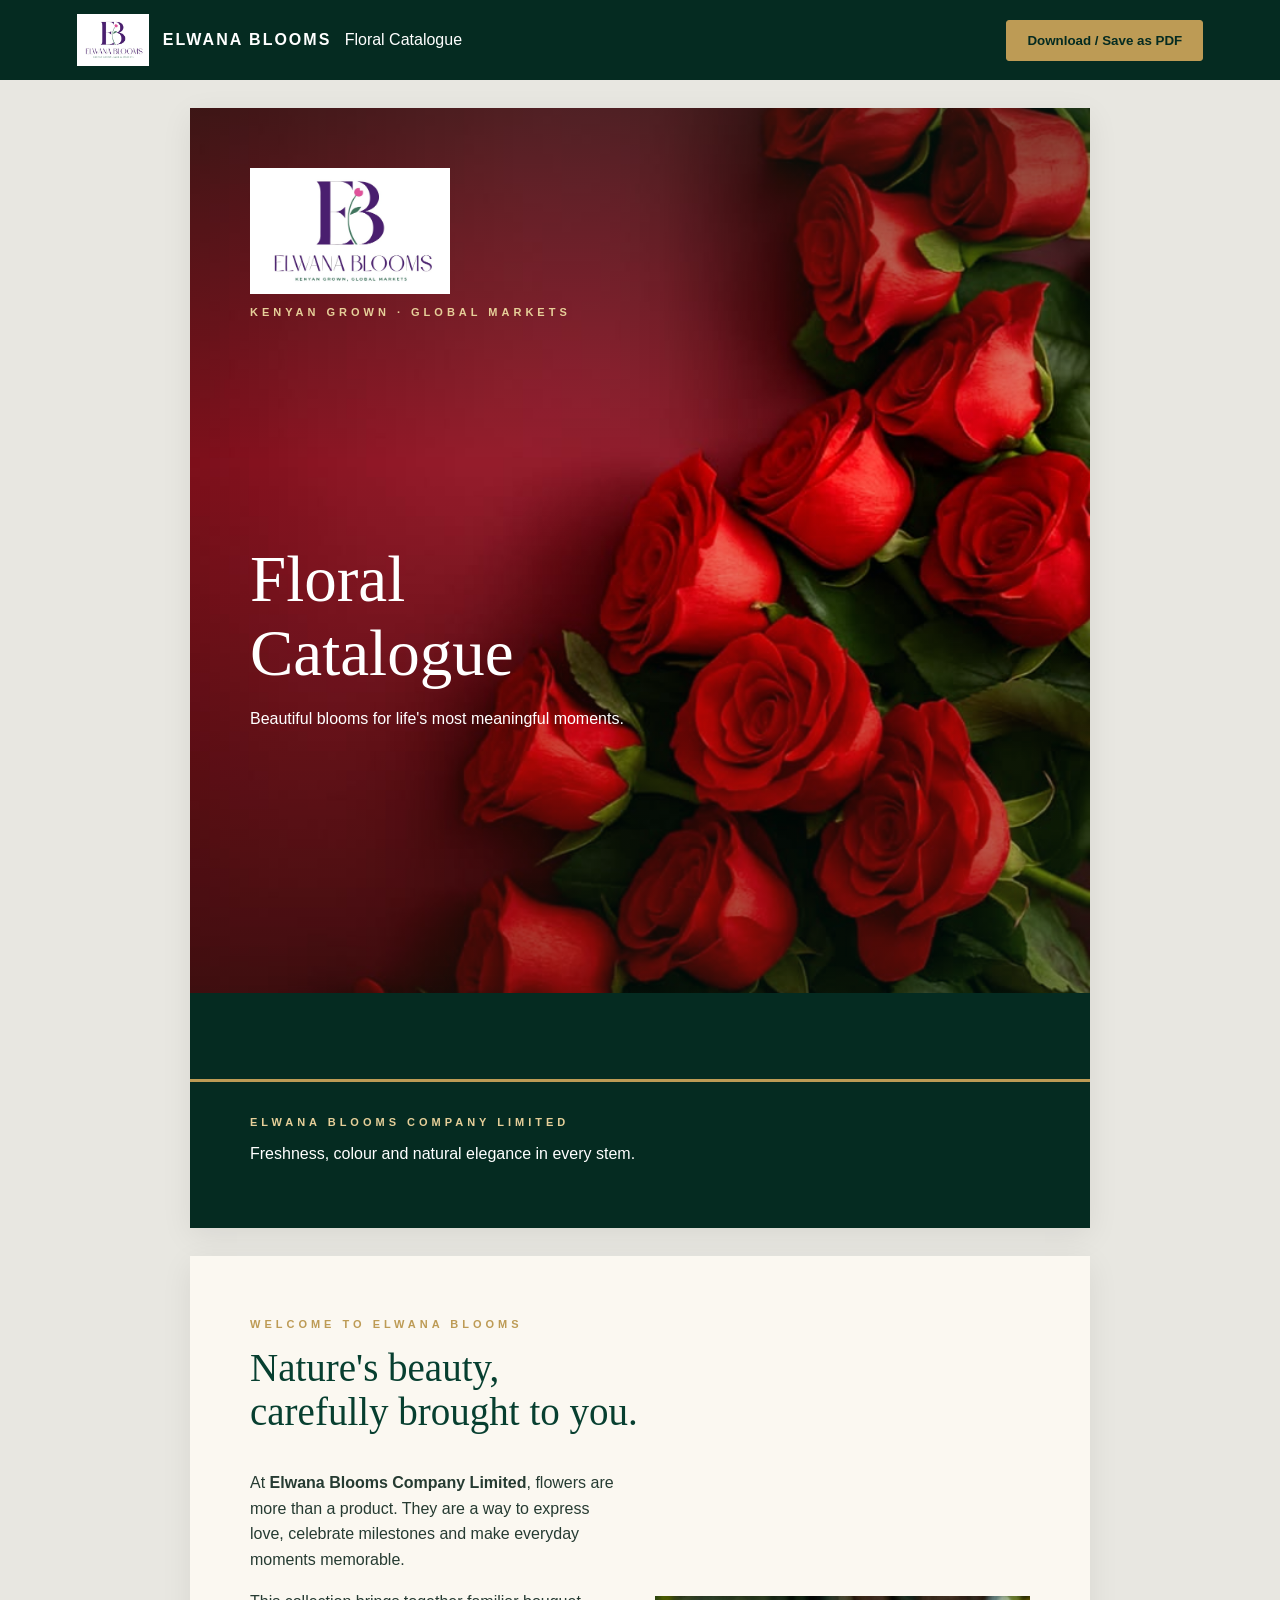
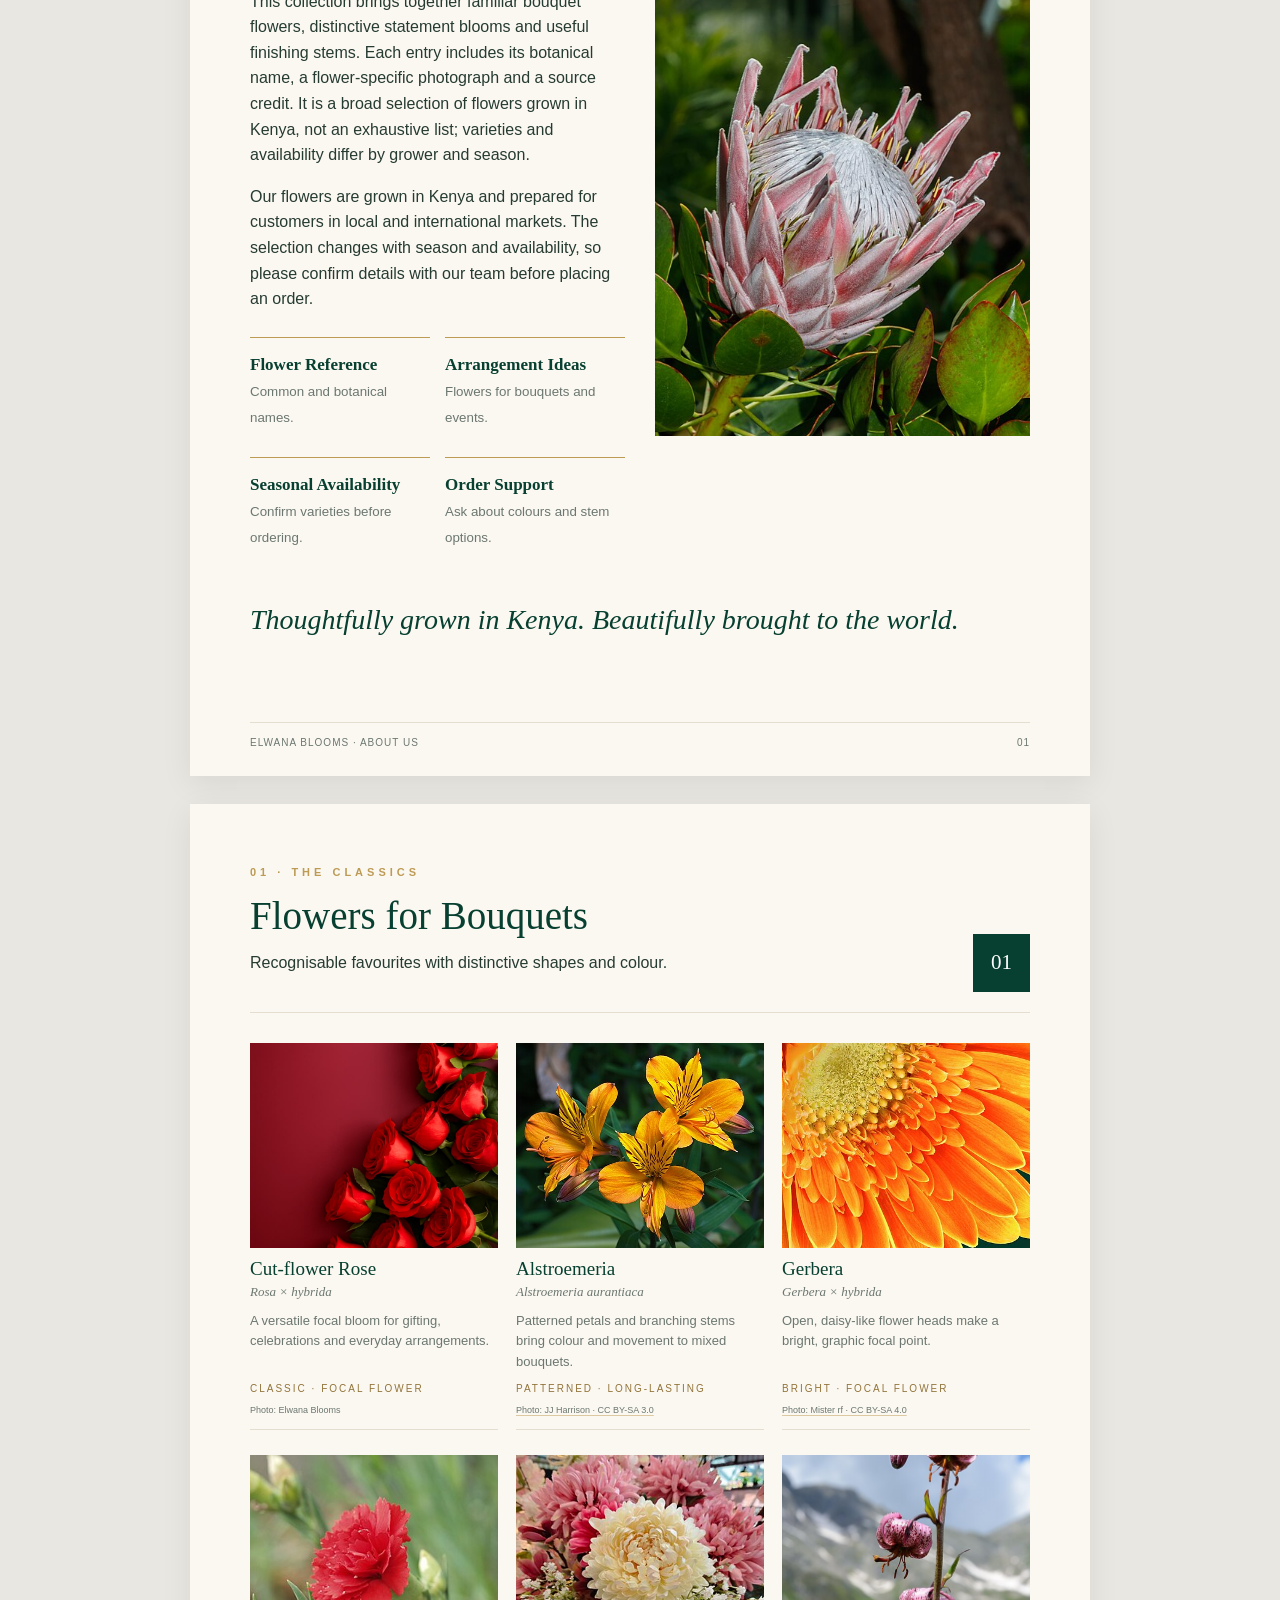
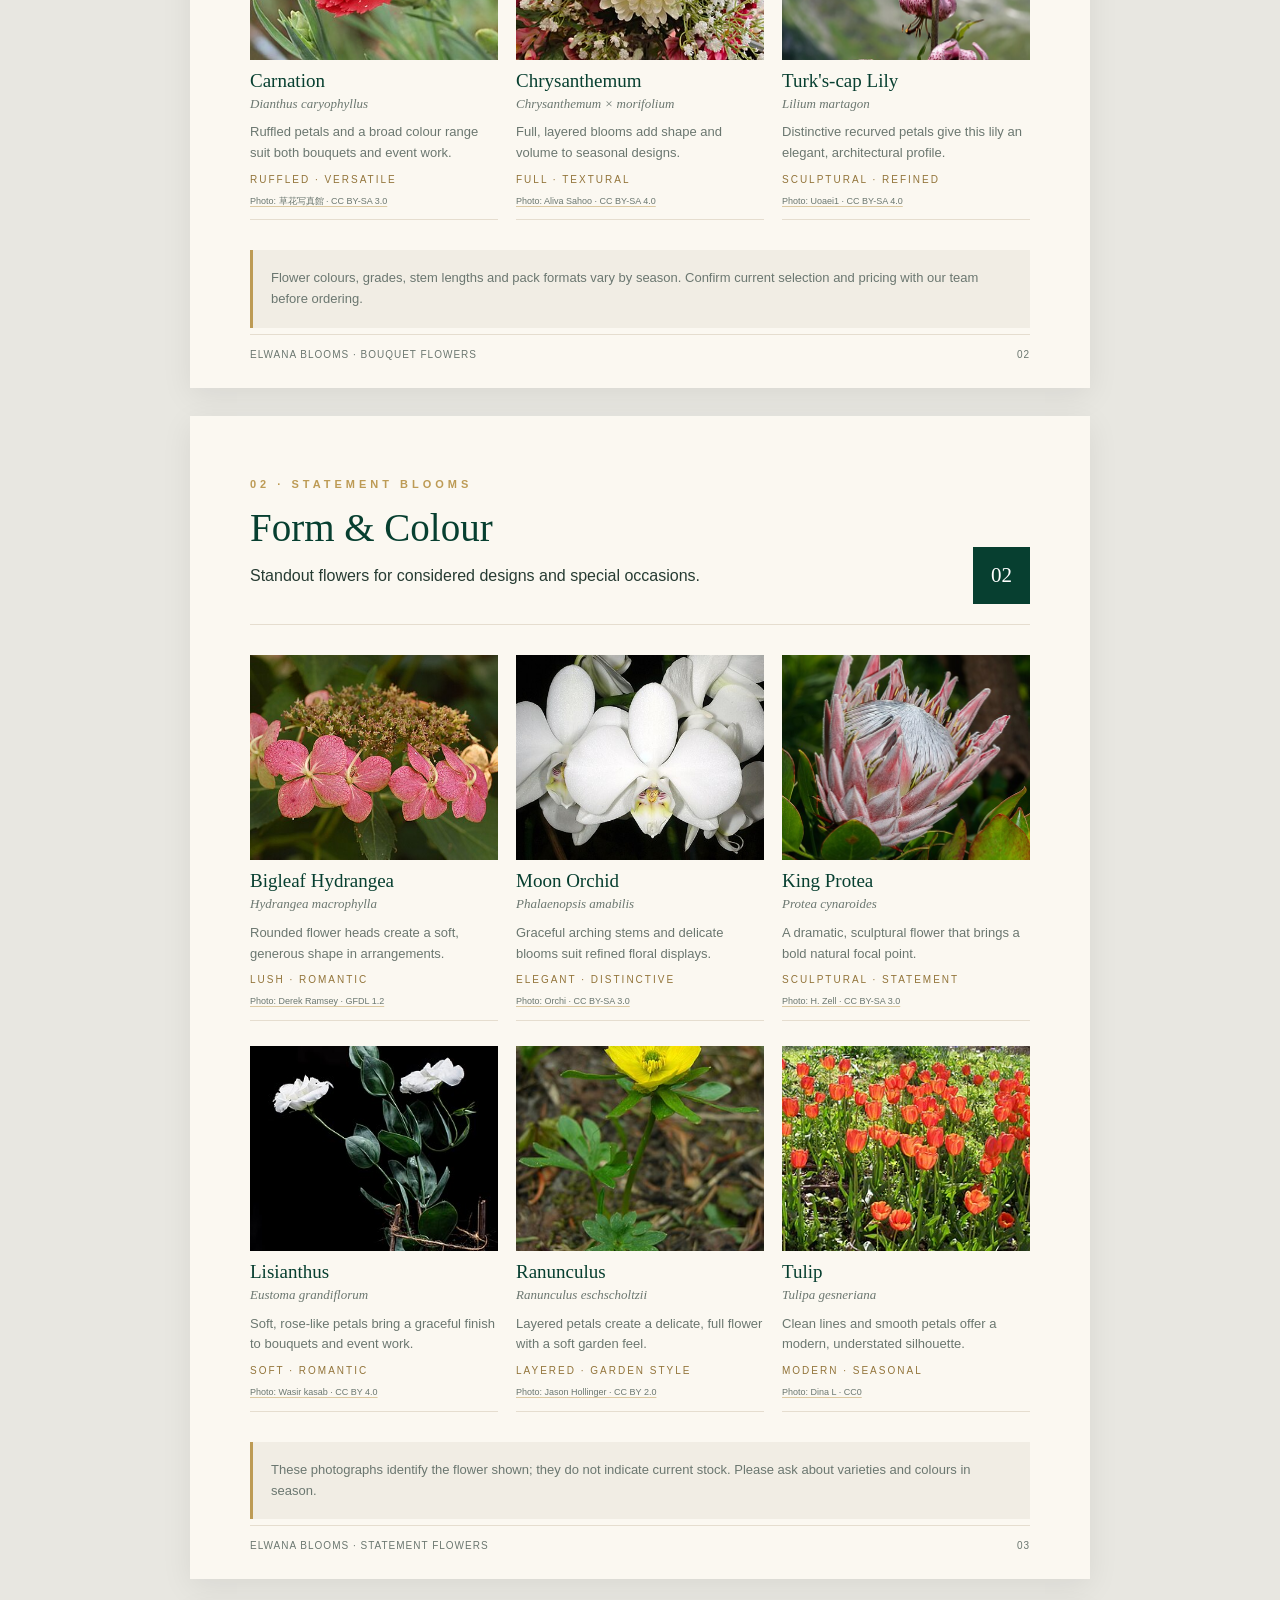
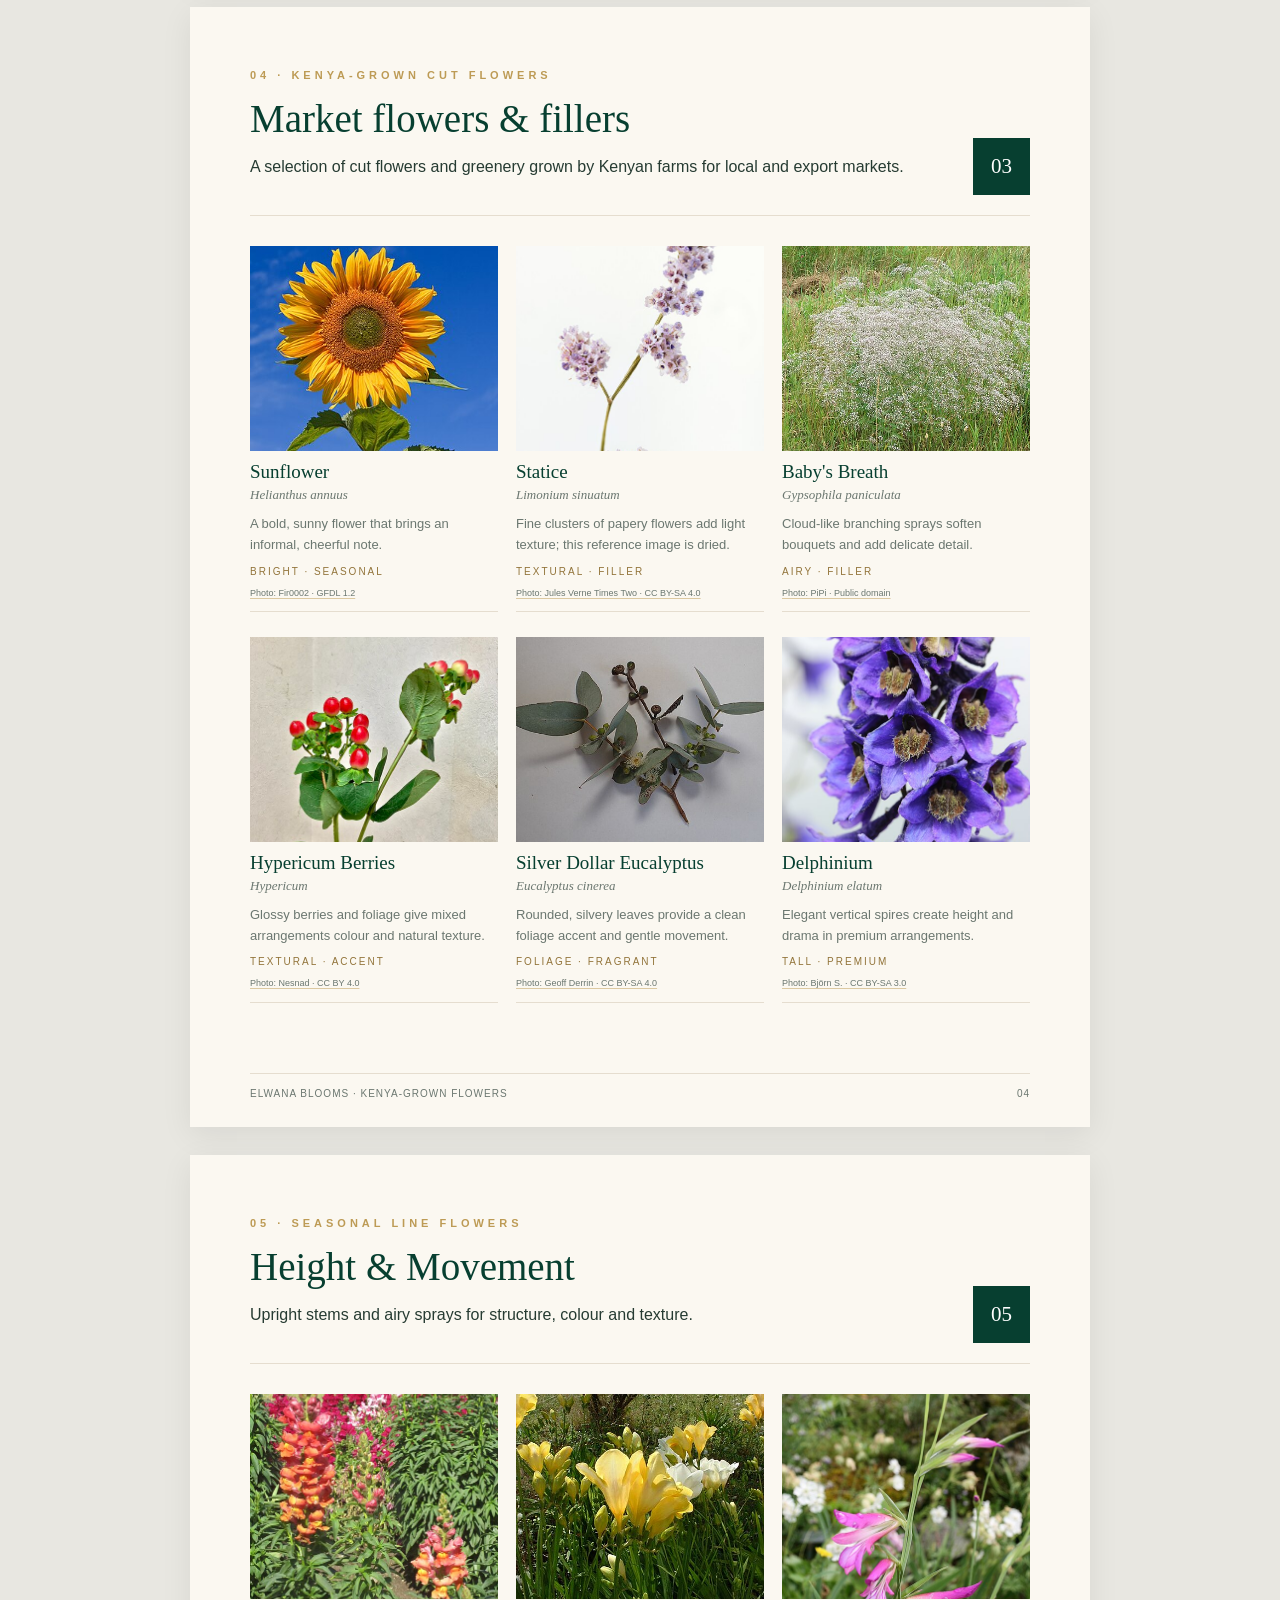
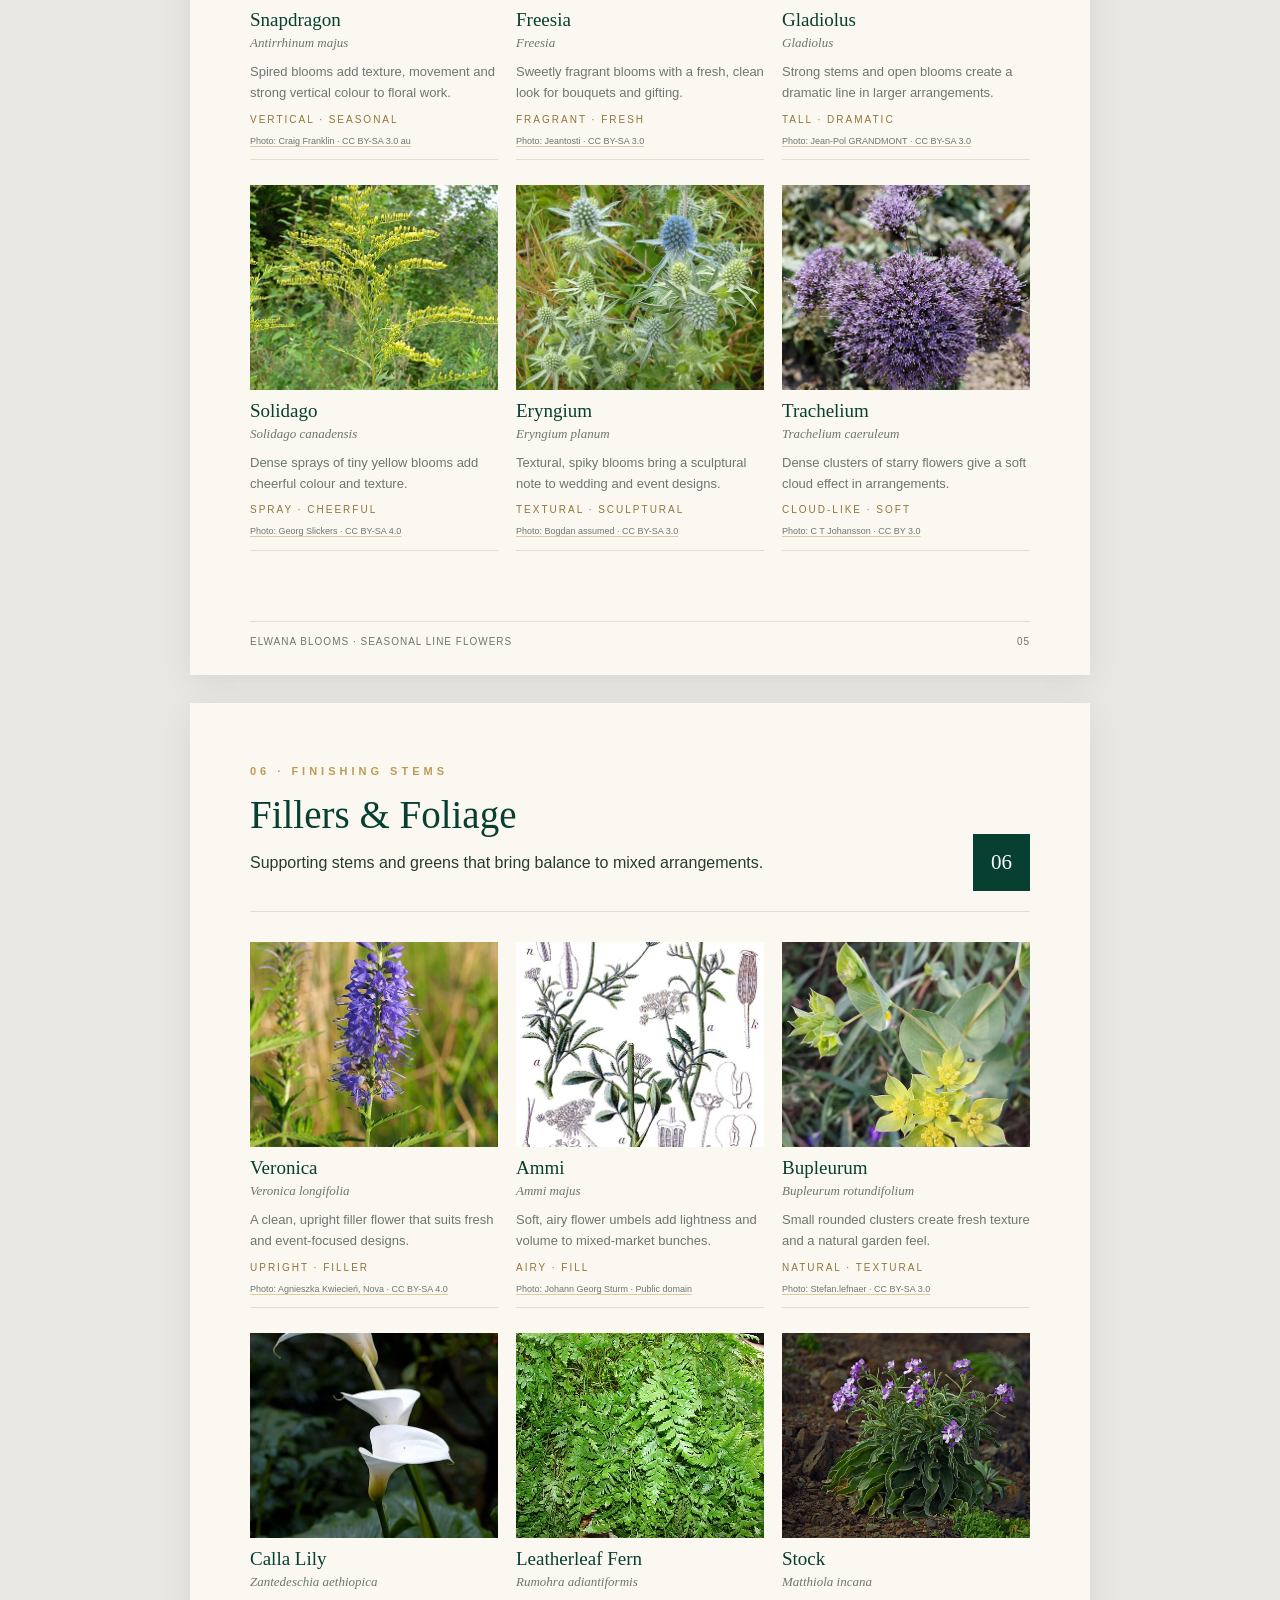
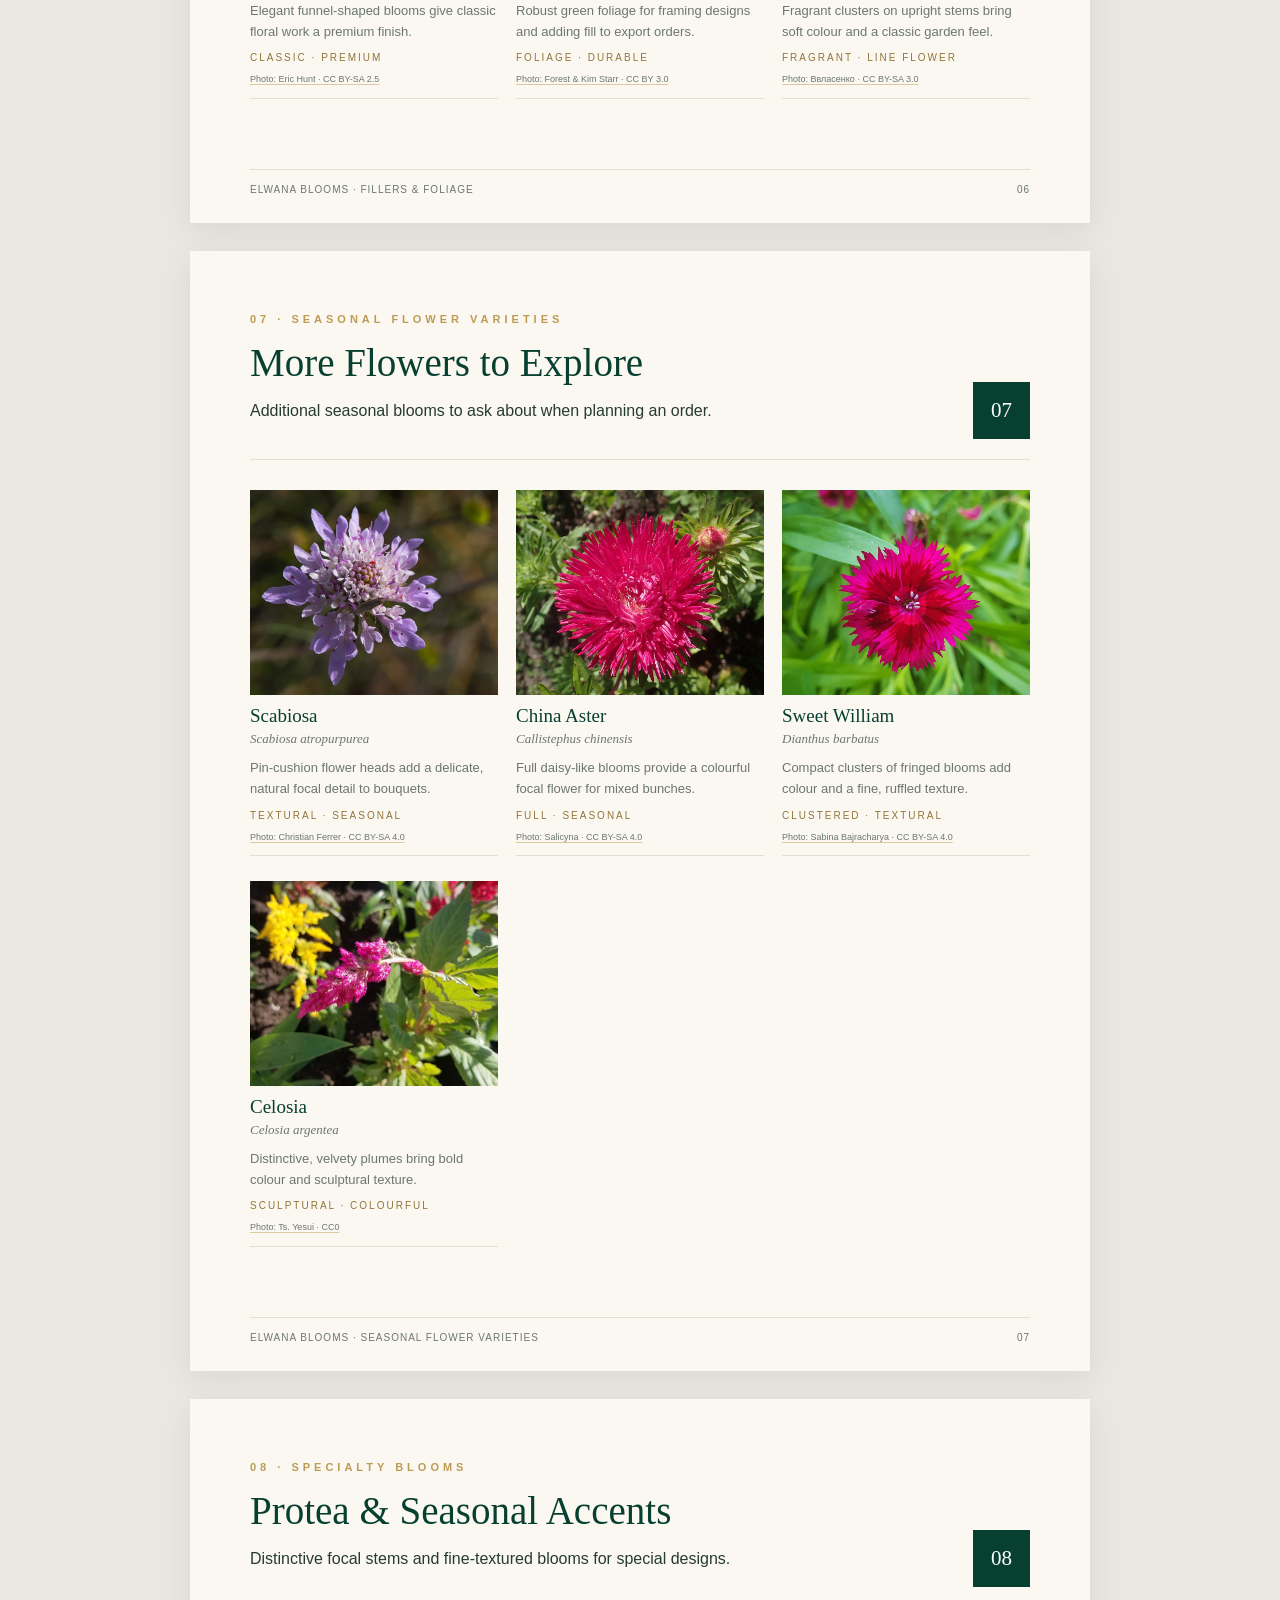
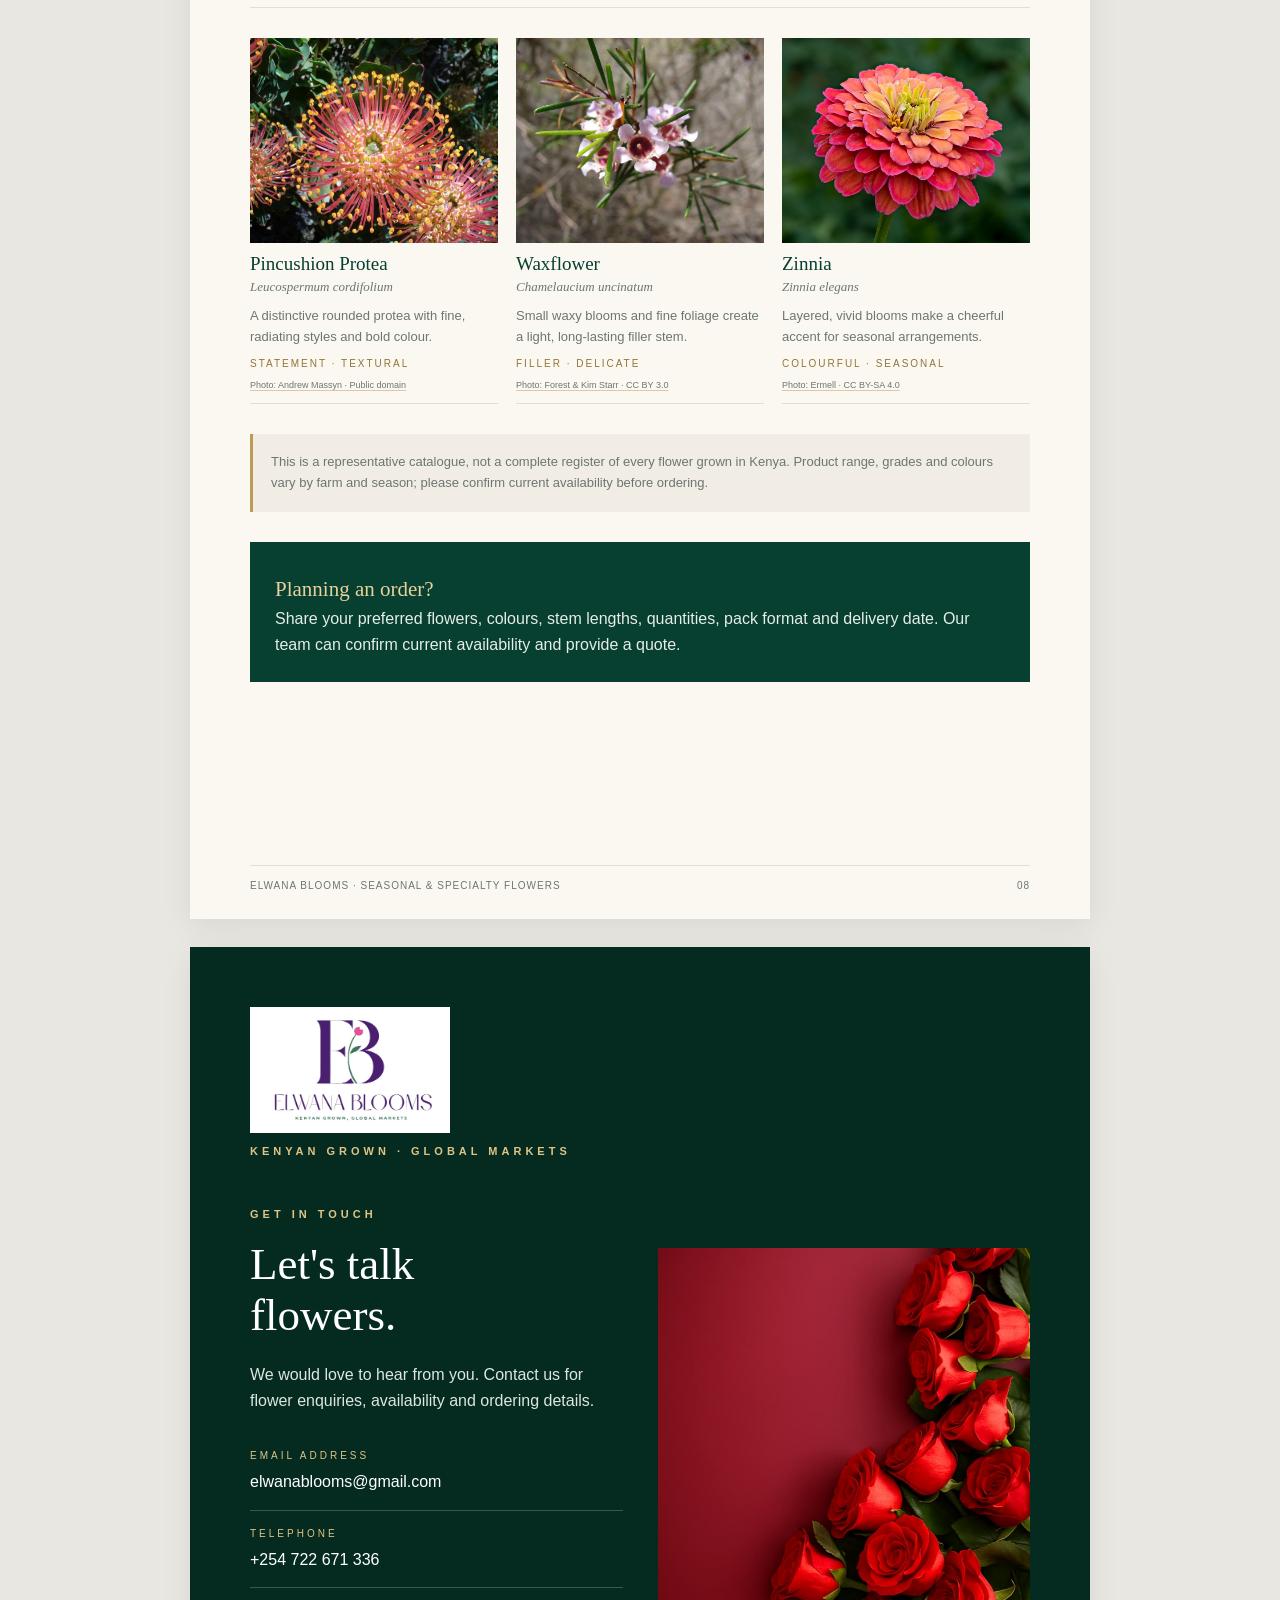
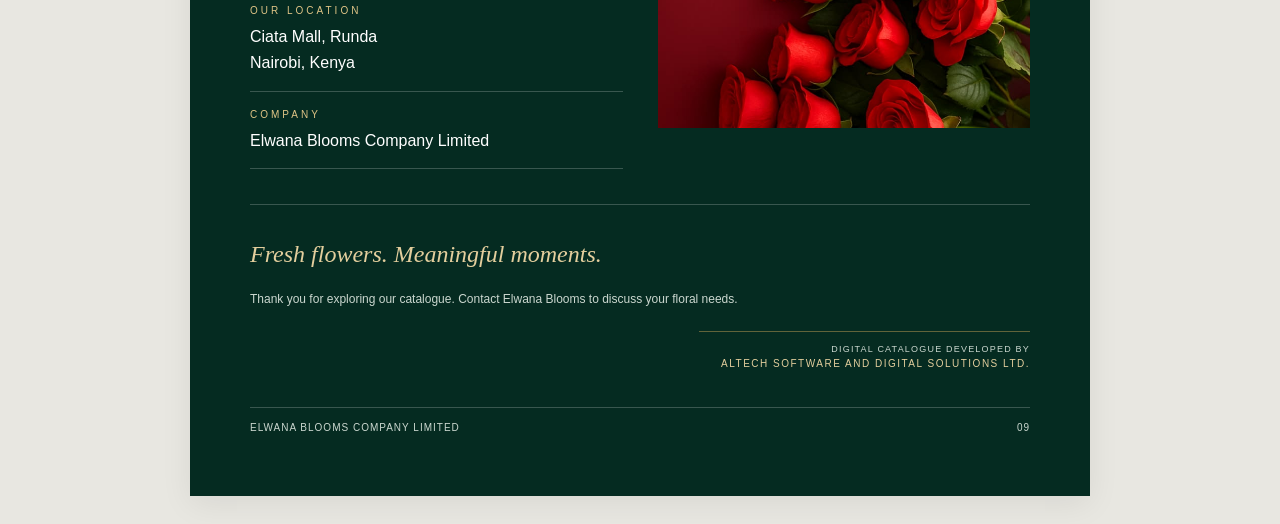
<file: CATALOGUE.html>
<!DOCTYPE html>
<html lang="en">
<head>
<meta charset="UTF-8">
<meta name="viewport" content="width=device-width, initial-scale=1.0">
<meta name="description" content="Explore the floral collection of Elwana Blooms Company Limited, Runda, Nairobi, Kenya.">
<title>Elwana Blooms | Floral Catalogue</title>

<style>
:root {
  --green: #073f30;
  --dark-green: #052b21;
  --gold: #bd9b55;
  --cream: #fbf8f1;
  --text: #263b32;
  --muted: #6b7770;
}

* { box-sizing: border-box; }

html { scroll-behavior: smooth; }

body {
  margin: 0;
  background: #e8e7e1;
  color: var(--text);
  font-family: Arial, Helvetica, sans-serif;
  line-height: 1.6;
}

.toolbar {
  position: sticky;
  top: 0;
  z-index: 10;
  display: flex;
  justify-content: space-between;
  align-items: center;
  gap: 15px;
  padding: 14px 6%;
  background: var(--dark-green);
  color: white;
}

.toolbar strong {
  letter-spacing: 2px;
}

.toolbar-brand {
  display: flex;
  align-items: center;
  gap: 14px;
}

.toolbar-logo {
  width: 72px;
  height: 52px;
  background: white;
  object-fit: cover;
  object-position: center 49%;
}

.toolbar button {
  padding: 12px 20px;
  border: 1px solid var(--gold);
  background: var(--gold);
  color: var(--dark-green);
  font-weight: bold;
  cursor: pointer;
  border-radius: 3px;
}

.toolbar button:hover { opacity: .88; }

.catalogue {
  max-width: 900px;
  margin: 28px auto;
}

.page {
  position: relative;
  min-height: 1120px;
  padding: 60px;
  margin-bottom: 28px;
  background: var(--cream);
  box-shadow: 0 8px 30px #00000012;
  overflow: hidden;
  break-after: page;
  page-break-after: always;
}

.page:last-child {
  break-after: auto;
  page-break-after: auto;
}

.brand {
  color: var(--green);
  font-family: Georgia, serif;
  text-transform: uppercase;
  letter-spacing: 4px;
}

.brand-mark {
  color: var(--green);
  font-family: Georgia, serif;
  font-size: 65px;
  line-height: 1;
  letter-spacing: -5px;
}

.brand-mark span { color: var(--gold); }

.eyebrow {
  color: var(--gold);
  font-size: 11px;
  font-weight: bold;
  letter-spacing: 4px;
  text-transform: uppercase;
}

h1, h2, h3 {
  color: var(--green);
  font-family: Georgia, "Times New Roman", serif;
  font-weight: 500;
  line-height: 1.15;
}

h1 { font-size: 62px; }
h2 { font-size: 39px; margin: 12px 0; }
h3 { font-size: 21px; margin: 10px 0 5px; }

p { margin: 0 0 16px; }

img {
  display: block;
  max-width: 100%;
}

/* COVER PAGE */

.cover {
  display: flex;
  flex-direction: column;
  justify-content: space-between;
  padding: 0;
  color: white;
  background: var(--dark-green);
  min-height: 1120px;
}

.cover-image {
  position: absolute;
  inset: 0 0 235px;
  background:
    linear-gradient(180deg, #001c1280, #001c1200 40%, #001c1260),
    url("hero.png")
    center/cover;
}

.brand-logo {
  display: block;
  width: 200px;
  height: 126px;
  background: white;
  object-fit: cover;
  object-position: center 49%;
}

.cover-content {
  position: relative;
  z-index: 1;
  padding: 60px;
}

.cover .brand-mark,
.cover .brand { color: white; }

.cover h1 {
  color: white;
  margin-top: 220px;
  margin-bottom: 15px;
  font-size: 65px;
}

.cover .eyebrow { color: #e6cf99; }

.cover-bottom {
  position: relative;
  z-index: 2;
  padding: 32px 60px 45px;
  border-top: 3px solid var(--gold);
  background: var(--dark-green);
}

/* INTRODUCTION */

.intro-grid {
  display: grid;
  grid-template-columns: 1fr 1fr;
  gap: 30px;
  align-items: center;
  margin-top: 35px;
}

.intro-photo {
  width: 100%;
  height: 440px;
  object-fit: cover;
}

.features {
  display: grid;
  grid-template-columns: 1fr 1fr;
  gap: 15px;
  margin-top: 25px;
}

.feature {
  padding: 13px 0;
  border-top: 1px solid var(--gold);
}

.feature strong {
  display: block;
  color: var(--green);
  font-family: Georgia, serif;
  font-size: 17px;
}

.feature small { color: var(--muted); }

.quote {
  margin-top: 35px;
  color: var(--green);
  font-family: Georgia, serif;
  font-size: 28px;
  font-style: italic;
}

/* FLOWER COLLECTIONS */

.section-head {
  display: flex;
  align-items: end;
  justify-content: space-between;
  gap: 20px;
  margin-bottom: 30px;
  padding-bottom: 20px;
  border-bottom: 1px solid #e5ddcf;
}

.section-number {
  padding: 12px 18px;
  background: var(--green);
  color: white;
  font-family: Georgia, serif;
  font-size: 21px;
}

.flower-grid {
  display: grid;
  grid-template-columns: repeat(3, minmax(0, 1fr));
  gap: 25px 18px;
}

.flower-card {
  display: flex;
  min-width: 0;
  flex-direction: column;
  padding-bottom: 12px;
  border-bottom: 1px solid #e5ddcf;
}

.flower-card img {
  width: 100%;
  height: 205px;
  object-fit: cover;
  background: #e9e4da;
}

.flower-card h3 {
  margin: 10px 0 2px;
  font-size: 19px;
}

.botanical-name {
  margin-bottom: 7px;
  color: #92743a;
  font-family: Georgia, serif;
  font-size: 12px;
  font-style: italic;
}

.flower-card p {
  margin-bottom: 8px;
  color: var(--muted);
  font-size: 13px;
}

.flower-tag {
  display: block;
  margin-top: auto;
  color: #92743a;
  font-size: 10px;
  letter-spacing: 2px;
  text-transform: uppercase;
}

.photo-credit {
  display: block;
  margin-top: 7px;
  color: var(--muted);
  font-size: 9px;
  line-height: 1.4;
}

.photo-credit a {
  color: inherit;
  text-decoration: underline;
  text-decoration-color: #bd9b5580;
  text-underline-offset: 2px;
}

.note {
  margin-top: 30px;
  padding: 18px;
  border-left: 3px solid var(--gold);
  background: #f1ede4;
  color: var(--muted);
  font-size: 13px;
}

.footer {
  position: absolute;
  right: 60px;
  bottom: 25px;
  left: 60px;
  display: flex;
  justify-content: space-between;
  gap: 15px;
  padding-top: 12px;
  border-top: 1px solid #e5ddcf;
  color: var(--muted);
  font-size: 10px;
  letter-spacing: 1px;
}

/* ORDER ENQUIRIES */

.order-box {
  margin-top: 30px;
  padding: 25px;
  background: var(--green);
  color: white;
}

.order-box h3 { color: #e7d19c; }

.order-box p {
  margin-bottom: 0;
  color: #e5eee8;
}

/* CONTACT PAGE */

.contact-page {
  display: flex;
  flex-direction: column;
  justify-content: space-between;
  color: white;
  background: var(--dark-green);
}

.contact-page h2,
.contact-page h3,
.contact-page .brand,
.contact-page .brand-mark {
  color: white;
}

.contact-layout {
  display: grid;
  grid-template-columns: 1fr 1fr;
  gap: 35px;
  align-items: center;
  margin-top: 45px;
}

.contact-photo {
  width: 100%;
  height: 480px;
  object-fit: cover;
}

.contact-item {
  padding: 15px 0;
  border-bottom: 1px solid #ffffff35;
}

.contact-item span {
  display: block;
  margin-bottom: 5px;
  color: #dfc486;
  font-size: 10px;
  letter-spacing: 3px;
  text-transform: uppercase;
}

.contact-item p,
.contact-item a {
  margin: 0;
  color: white;
  font-size: 16px;
  text-decoration: none;
  overflow-wrap: anywhere;
}

.contact-item a:hover { text-decoration: underline; }

.contact-page .footer {
  position: static;
  margin-top: 35px;
  border-color: #ffffff35;
  color: #cbd7cf;
}

.contact-page .eyebrow { color: #dfc486; }

.developer-credit {
  width: fit-content;
  max-width: 100%;
  margin: 22px 0 0 auto;
  padding: 10px 0 0 22px;
  border-top: 1px solid #bd9b5580;
  color: #cbd7cf;
  font-size: 9px;
  letter-spacing: 1.2px;
  line-height: 1.6;
  text-align: right;
  text-transform: uppercase;
}

.developer-credit strong {
  display: block;
  color: #e3ce9d;
  font-size: 10px;
  font-weight: normal;
  letter-spacing: 1.5px;
}

a { overflow-wrap: anywhere; }

/* MOBILE RESPONSIVENESS */

@media (max-width: 650px) {
  .toolbar {
    position: relative;
    align-items: stretch;
    flex-direction: column;
    padding: 18px;
  }

  .toolbar button { width: 100%; }

  .catalogue { margin: 0 auto; }

  .page {
    min-height: auto;
    padding: 30px 24px 55px;
    margin-bottom: 12px;
  }

  .cover {
    min-height: 780px;
    padding: 0;
  }

  .cover-content { padding: 30px 24px; }
  .cover h1 { margin-top: 180px; font-size: 48px; }
  .cover-bottom { padding: 25px 24px 35px; }

  h2 { font-size: 32px; }

  .intro-grid,
  .contact-layout {
    grid-template-columns: 1fr;
  }

  .intro-photo { height: 300px; }

  .flower-grid { grid-template-columns: repeat(2, minmax(0, 1fr)); }
  .flower-card img { height: 160px; }
  .flower-card h3 { font-size: 17px; }
  .photo-credit { font-size: 8px; }

  .section-head { align-items: center; }
  .section-number { padding: 9px 12px; }

  .contact-photo { height: 300px; }

  .footer {
    position: static;
    margin-top: 35px;
  }
}

/* PRINT / SAVE AS PDF */

@page {
  size: A4;
  margin: 0;
}

@media print {
  body {
    background: white;
    -webkit-print-color-adjust: exact;
    print-color-adjust: exact;
  }

  .toolbar { display: none !important; }

  .catalogue {
    max-width: none;
    margin: 0;
  }

  .page {
    width: 210mm;
    height: 297mm;
    min-height: 297mm;
    margin: 0;
    padding: 15mm 16mm;
    box-shadow: none;
    overflow: hidden;
    break-after: page;
    page-break-after: always;
  }

  .page:last-child {
    break-after: auto;
    page-break-after: auto;
  }

  .cover { padding: 0; }
  .cover-content { padding: 16mm; }
  .cover h1 { margin-top: 48mm; font-size: 44pt; }
  .cover-bottom { padding: 9mm 16mm 12mm; }
  .cover-image { inset: 0 0 62mm; }

  .intro-photo { height: 95mm; }
  .intro-grid { margin-top: 6mm; }
  .intro-grid > div > p {
    margin-bottom: 3mm;
    font-size: 9.5pt;
    line-height: 1.4;
  }
  .features {
    gap: 2mm 3mm;
    margin-top: 4mm;
  }
  .feature { padding: 2mm 0; }
  .feature strong { font-size: 10.5pt; }
  .feature small { font-size: 7.5pt; }
  .quote {
    margin-top: 5mm;
    font-size: 18pt;
  }
  .intro-grid,
  .contact-layout {
    grid-template-columns: 1fr 1fr;
  }

  .flower-grid {
    grid-template-columns: repeat(3, minmax(0, 1fr));
    gap: 5mm 5mm;
  }
  .flower-card img { height: 39mm; }
  .flower-card h3 { font-size: 12.5pt; }
  .flower-card p { font-size: 8.5pt; }
  .botanical-name { font-size: 8.5pt; }
  .photo-credit { font-size: 6.5pt; }
  .section-head { margin-bottom: 7mm; }
  .note { margin-top: 6mm; }

  .footer {
    position: absolute;
    right: 16mm;
    bottom: 8mm;
    left: 16mm;
  }

  .contact-photo { height: 115mm; }
  .contact-layout { margin-top: 12mm; }

  .contact-page { padding-bottom: 25mm; }

  .contact-page .footer {
    position: absolute;
    margin-top: 0;
  }
}
</style>
</head>

<body>

<div class="toolbar">
  <div class="toolbar-brand">
    <img class="toolbar-logo" src="elwana%20logo.png" alt="Elwana Blooms logo">
    <div>
      <strong>ELWANA BLOOMS</strong>
      <span> &nbsp; Floral Catalogue</span>
    </div>
  </div>
  <button onclick="downloadPDF()">
    Download / Save as PDF
  </button>
</div>

<main class="catalogue">

  <!-- PAGE 1: COVER -->

  <section class="page cover">
    <div class="cover-image"></div>

    <div class="cover-content">
      <img class="brand-logo" src="elwana%20logo.png" alt="Elwana Blooms — Kenyan grown, global markets">

      <div class="eyebrow" style="margin-top:10px">
        Kenyan Grown · Global Markets
      </div>

      <h1>Floral<br>Catalogue</h1>

      <p>
        Beautiful blooms for life's most meaningful moments.
      </p>
    </div>

    <div class="cover-bottom">
      <div class="eyebrow">
        Elwana Blooms Company Limited
      </div>
      <p style="margin-top:10px">
        Freshness, colour and natural elegance in every stem.
      </p>
    </div>
  </section>

  <!-- PAGE 2: ABOUT US -->

  <section class="page">
    <div class="eyebrow">Welcome to Elwana Blooms</div>

    <h2>Nature's beauty,<br>carefully brought to you.</h2>

    <div class="intro-grid">
      <div>
        <p>
          At <strong>Elwana Blooms Company Limited</strong>,
          flowers are more than a product. They are a way to
          express love, celebrate milestones and make everyday
          moments memorable.
        </p>

        <p>
          This collection brings together familiar bouquet flowers,
          distinctive statement blooms and useful finishing stems.
          Each entry includes its botanical name, a flower-specific
          photograph and a source credit. It is a broad selection of
          flowers grown in Kenya, not an exhaustive list; varieties
          and availability differ by grower and season.
        </p>

        <p>
          Our flowers are grown in Kenya and prepared for customers
          in local and international markets. The selection changes
          with season and availability, so please confirm details
          with our team before placing an order.
        </p>

        <div class="features">
          <div class="feature">
            <strong>Flower Reference</strong>
            <small>Common and botanical names.</small>
          </div>

          <div class="feature">
            <strong>Arrangement Ideas</strong>
            <small>Flowers for bouquets and events.</small>
          </div>

          <div class="feature">
            <strong>Seasonal Availability</strong>
            <small>Confirm varieties before ordering.</small>
          </div>

          <div class="feature">
            <strong>Order Support</strong>
            <small>Ask about colours and stem options.</small>
          </div>
        </div>
      </div>

      <img
        class="intro-photo"
        src="assets/catalogue/protea.jpg"
        alt="King protea flower"
      >
    </div>

    <div class="quote">
      Thoughtfully grown in Kenya. Beautifully brought to the world.
    </div>

    <div class="footer">
      <span>ELWANA BLOOMS · ABOUT US</span>
      <span>01</span>
    </div>
  </section>

  <!-- PAGE 3: CLASSICS AND BOUQUET FLOWERS -->

  <section class="page">
    <div class="section-head">
      <div>
        <div class="eyebrow">01 · The Classics</div>
        <h2>Flowers for Bouquets</h2>
        <p>Recognisable favourites with distinctive shapes and colour.</p>
      </div>
      <div class="section-number">01</div>
    </div>

    <div class="flower-grid">
      <article class="flower-card">
        <img src="hero.png" alt="Red cut-flower roses" loading="eager">
        <h3>Cut-flower Rose</h3>
        <p class="botanical-name">Rosa × hybrida</p>
        <p>A versatile focal bloom for gifting, celebrations and everyday arrangements.</p>
        <span class="flower-tag">Classic · Focal flower</span>
        <small class="photo-credit">Photo: Elwana Blooms</small>
      </article>

      <article class="flower-card">
        <img src="assets/catalogue/alstroemeria.jpg" alt="Orange Alstroemeria flowers with marked petals" loading="eager">
        <h3>Alstroemeria</h3>
        <p class="botanical-name">Alstroemeria aurantiaca</p>
        <p>Patterned petals and branching stems bring colour and movement to mixed bouquets.</p>
        <span class="flower-tag">Patterned · Long-lasting</span>
        <small class="photo-credit"><a href="https://commons.wikimedia.org/wiki/File:Alstroemeria_aurantiaca.jpg" target="_blank" rel="noopener">Photo: JJ Harrison · CC BY-SA 3.0</a></small>
      </article>

      <article class="flower-card">
        <img src="assets/catalogue/gerbera.jpg" alt="Orange Gerbera daisy" loading="eager">
        <h3>Gerbera</h3>
        <p class="botanical-name">Gerbera × hybrida</p>
        <p>Open, daisy-like flower heads make a bright, graphic focal point.</p>
        <span class="flower-tag">Bright · Focal flower</span>
        <small class="photo-credit"><a href="https://commons.wikimedia.org/wiki/File:01_Gerbera_orange.jpg" target="_blank" rel="noopener">Photo: Mister rf · CC BY-SA 4.0</a></small>
      </article>

      <article class="flower-card">
        <img src="assets/catalogue/carnation.jpg" alt="Red carnation flower" loading="eager">
        <h3>Carnation</h3>
        <p class="botanical-name">Dianthus caryophyllus</p>
        <p>Ruffled petals and a broad colour range suit both bouquets and event work.</p>
        <span class="flower-tag">Ruffled · Versatile</span>
        <small class="photo-credit"><a href="https://commons.wikimedia.org/wiki/File:W_carnation4051.jpg" target="_blank" rel="noopener">Photo: 草花写真館 · CC BY-SA 3.0</a></small>
      </article>

      <article class="flower-card">
        <img src="assets/catalogue/chrysanthemum.jpg" alt="Chrysanthemum flower with layered petals" loading="eager">
        <h3>Chrysanthemum</h3>
        <p class="botanical-name">Chrysanthemum × morifolium</p>
        <p>Full, layered blooms add shape and volume to seasonal designs.</p>
        <span class="flower-tag">Full · Textural</span>
        <small class="photo-credit"><a href="https://commons.wikimedia.org/wiki/File:Chrysanthemum_Flower_2.jpg" target="_blank" rel="noopener">Photo: Aliva Sahoo · CC BY-SA 4.0</a></small>
      </article>

      <article class="flower-card">
        <img src="assets/catalogue/lily.jpg" alt="Pink Turk's-cap lily in bloom" loading="eager">
        <h3>Turk's-cap Lily</h3>
        <p class="botanical-name">Lilium martagon</p>
        <p>Distinctive recurved petals give this lily an elegant, architectural profile.</p>
        <span class="flower-tag">Sculptural · Refined</span>
        <small class="photo-credit"><a href="https://commons.wikimedia.org/wiki/File:Lilium_martagon_Tauerntal_01.jpg" target="_blank" rel="noopener">Photo: Uoaei1 · CC BY-SA 4.0</a></small>
      </article>
    </div>

    <div class="note">
      Flower colours, grades, stem lengths and pack formats vary by season.
      Confirm current selection and pricing with our team before ordering.
    </div>

    <div class="footer">
      <span>ELWANA BLOOMS · BOUQUET FLOWERS</span>
      <span>02</span>
    </div>
  </section>

  <!-- PAGE 4: STATEMENT FLOWERS -->

  <section class="page">
    <div class="section-head">
      <div>
        <div class="eyebrow">02 · Statement Blooms</div>
        <h2>Form & Colour</h2>
        <p>Standout flowers for considered designs and special occasions.</p>
      </div>
      <div class="section-number">02</div>
    </div>

    <div class="flower-grid">
      <article class="flower-card">
        <img src="assets/catalogue/hydrangea.jpg" alt="Pink bigleaf hydrangea flower cluster" loading="eager">
        <h3>Bigleaf Hydrangea</h3>
        <p class="botanical-name">Hydrangea macrophylla</p>
        <p>Rounded flower heads create a soft, generous shape in arrangements.</p>
        <span class="flower-tag">Lush · Romantic</span>
        <small class="photo-credit"><a href="https://commons.wikimedia.org/wiki/File:Bigleaf_Hydrangea_Hydrangea_macrophylla_%27Tokyo_Delight%27_Pink_3008px.jpg" target="_blank" rel="noopener">Photo: Derek Ramsey · GFDL 1.2</a></small>
      </article>

      <article class="flower-card">
        <img src="assets/catalogue/orchid.jpg" alt="Pale Phalaenopsis orchid flowers" loading="eager">
        <h3>Moon Orchid</h3>
        <p class="botanical-name">Phalaenopsis amabilis</p>
        <p>Graceful arching stems and delicate blooms suit refined floral displays.</p>
        <span class="flower-tag">Elegant · Distinctive</span>
        <small class="photo-credit"><a href="https://commons.wikimedia.org/wiki/File:Phalaenopsis_amabilis_Orchi_198.jpg" target="_blank" rel="noopener">Photo: Orchi · CC BY-SA 3.0</a></small>
      </article>

      <article class="flower-card">
        <img src="assets/catalogue/protea.jpg" alt="King protea flower in bloom" loading="eager">
        <h3>King Protea</h3>
        <p class="botanical-name">Protea cynaroides</p>
        <p>A dramatic, sculptural flower that brings a bold natural focal point.</p>
        <span class="flower-tag">Sculptural · Statement</span>
        <small class="photo-credit"><a href="https://commons.wikimedia.org/wiki/File:Protea_cynaroides_-_Wilhelma.jpg" target="_blank" rel="noopener">Photo: H. Zell · CC BY-SA 3.0</a></small>
      </article>

      <article class="flower-card">
        <img src="assets/catalogue/lisianthus.jpg" alt="Lisianthus flowers in bloom" loading="eager">
        <h3>Lisianthus</h3>
        <p class="botanical-name">Eustoma grandiflorum</p>
        <p>Soft, rose-like petals bring a graceful finish to bouquets and event work.</p>
        <span class="flower-tag">Soft · Romantic</span>
        <small class="photo-credit"><a href="https://commons.wikimedia.org/wiki/File:Lisianthus_2025.jpg" target="_blank" rel="noopener">Photo: Wasir kasab · CC BY 4.0</a></small>
      </article>

      <article class="flower-card">
        <img src="assets/catalogue/ranunculus.jpg" alt="Yellow Ranunculus eschscholtzii flower" loading="eager">
        <h3>Ranunculus</h3>
        <p class="botanical-name">Ranunculus eschscholtzii</p>
        <p>Layered petals create a delicate, full flower with a soft garden feel.</p>
        <span class="flower-tag">Layered · Garden style</span>
        <small class="photo-credit"><a href="https://commons.wikimedia.org/wiki/File:Ranunculus_eschscholtzii.jpg" target="_blank" rel="noopener">Photo: Jason Hollinger · CC BY 2.0</a></small>
      </article>

      <article class="flower-card">
        <img src="assets/catalogue/tulip.jpg" alt="Tulip flowers in bloom" loading="eager">
        <h3>Tulip</h3>
        <p class="botanical-name">Tulipa gesneriana</p>
        <p>Clean lines and smooth petals offer a modern, understated silhouette.</p>
        <span class="flower-tag">Modern · Seasonal</span>
        <small class="photo-credit"><a href="https://commons.wikimedia.org/wiki/File:%D7%A6%D7%91%D7%A2%D7%95%D7%A0%D7%99%D7%9D.JPG" target="_blank" rel="noopener">Photo: Dina L · CC0</a></small>
      </article>
    </div>

    <div class="note">
      These photographs identify the flower shown; they do not indicate
      current stock. Please ask about varieties and colours in season.
    </div>

    <div class="footer">
      <span>ELWANA BLOOMS · STATEMENT FLOWERS</span>
      <span>03</span>
    </div>
  </section>

  <!-- PAGE 5: KENYA-GROWN CUT FLOWERS -->

  <section class="page">
    <div class="section-head">
      <div>
        <div class="eyebrow">04 · Kenya-Grown Cut Flowers</div>
        <h2>Market flowers &amp; fillers</h2>
        <p>A selection of cut flowers and greenery grown by Kenyan farms for local and export markets.</p>
      </div>
      <div class="section-number">03</div>
    </div>

    <div class="flower-grid">
      <article class="flower-card">
        <img src="assets/catalogue/sunflower.jpg" alt="Sunflower with golden petals" loading="eager">
        <h3>Sunflower</h3>
        <p class="botanical-name">Helianthus annuus</p>
        <p>A bold, sunny flower that brings an informal, cheerful note.</p>
        <span class="flower-tag">Bright · Seasonal</span>
        <small class="photo-credit"><a href="https://commons.wikimedia.org/wiki/File:Sunflower_sky_backdrop.jpg" target="_blank" rel="noopener">Photo: Fir0002 · GFDL 1.2</a></small>
      </article>

      <article class="flower-card">
        <img src="assets/catalogue/statice.jpg" alt="Papery statice flowers, pictured dried" loading="eager">
        <h3>Statice</h3>
        <p class="botanical-name">Limonium sinuatum</p>
        <p>Fine clusters of papery flowers add light texture; this reference image is dried.</p>
        <span class="flower-tag">Textural · Filler</span>
        <small class="photo-credit"><a href="https://commons.wikimedia.org/wiki/File:50-picture_focus_stack_of_dried_statice_flowers_(Limonium)_(PPL2-Enhanced)_julesvernex2.jpg" target="_blank" rel="noopener">Photo: Jules Verne Times Two · CC BY-SA 4.0</a></small>
      </article>

      <article class="flower-card">
        <img src="assets/catalogue/gypsophila.jpg" alt="Airy white Gypsophila flower clusters" loading="eager">
        <h3>Baby's Breath</h3>
        <p class="botanical-name">Gypsophila paniculata</p>
        <p>Cloud-like branching sprays soften bouquets and add delicate detail.</p>
        <span class="flower-tag">Airy · Filler</span>
        <small class="photo-credit"><a href="https://commons.wikimedia.org/wiki/File:Gypsophila_paniculata.jpg" target="_blank" rel="noopener">Photo: PiPi · Public domain</a></small>
      </article>

      <article class="flower-card">
        <img src="assets/catalogue/hypericum.jpg" alt="Red Hypericum berries on leafy stems" loading="eager">
        <h3>Hypericum Berries</h3>
        <p class="botanical-name">Hypericum</p>
        <p>Glossy berries and foliage give mixed arrangements colour and natural texture.</p>
        <span class="flower-tag">Textural · Accent</span>
        <small class="photo-credit"><a href="https://commons.wikimedia.org/wiki/File:Hypericum_berries_-_red_-_March_3_2021.jpeg" target="_blank" rel="noopener">Photo: Nesnad · CC BY 4.0</a></small>
      </article>

      <article class="flower-card">
        <img src="assets/catalogue/eucalyptus.jpg" alt="Rounded silver-dollar Eucalyptus leaves" loading="eager">
        <h3>Silver Dollar Eucalyptus</h3>
        <p class="botanical-name">Eucalyptus cinerea</p>
        <p>Rounded, silvery leaves provide a clean foliage accent and gentle movement.</p>
        <span class="flower-tag">Foliage · Fragrant</span>
        <small class="photo-credit"><a href="https://commons.wikimedia.org/wiki/File:Eucalyptus_cinerea_leaves.jpg" target="_blank" rel="noopener">Photo: Geoff Derrin · CC BY-SA 4.0</a></small>
      </article>

      <article class="flower-card">
        <img src="assets/catalogue/delphinium.jpg" alt="Blue delphinium flower spikes" loading="eager">
        <h3>Delphinium</h3>
        <p class="botanical-name">Delphinium elatum</p>
        <p>Elegant vertical spires create height and drama in premium arrangements.</p>
        <span class="flower-tag">Tall · Premium</span>
        <small class="photo-credit"><a href="https://commons.wikimedia.org/wiki/File:Delphinium_elatum_-_panoramio.jpg" target="_blank" rel="noopener">Photo: Björn S. · CC BY-SA 3.0</a></small>
      </article>
    </div>

    <div class="footer">
      <span>ELWANA BLOOMS · KENYA-GROWN FLOWERS</span>
      <span>04</span>
    </div>
  </section>

  <!-- PAGE 6: SEASONAL LINE FLOWERS -->

  <section class="page">
    <div class="section-head">
      <div>
        <div class="eyebrow">05 · Seasonal Line Flowers</div>
        <h2>Height &amp; Movement</h2>
        <p>Upright stems and airy sprays for structure, colour and texture.</p>
      </div>
      <div class="section-number">05</div>
    </div>

    <div class="flower-grid">

      <article class="flower-card">
        <img src="assets/catalogue/snapdragon.jpg" alt="Snapdragon flowers in mixed colours" loading="eager">
        <h3>Snapdragon</h3>
        <p class="botanical-name">Antirrhinum majus</p>
        <p>Spired blooms add texture, movement and strong vertical colour to floral work.</p>
        <span class="flower-tag">Vertical · Seasonal</span>
        <small class="photo-credit"><a href="https://commons.wikimedia.org/wiki/File:Antirrhinum_majus_BCBG_%2802%29.jpg" target="_blank" rel="noopener">Photo: Craig Franklin · CC BY-SA 3.0 au</a></small>
      </article>

      <article class="flower-card">
        <img src="assets/catalogue/freesia.jpg" alt="Yellow and white freesia bouquet" loading="eager">
        <h3>Freesia</h3>
        <p class="botanical-name">Freesia</p>
        <p>Sweetly fragrant blooms with a fresh, clean look for bouquets and gifting.</p>
        <span class="flower-tag">Fragrant · Fresh</span>
        <small class="photo-credit"><a href="https://commons.wikimedia.org/wiki/File:Freesia.jpg" target="_blank" rel="noopener">Photo: Jeantosti · CC BY-SA 3.0</a></small>
      </article>

      <article class="flower-card">
        <img src="assets/catalogue/gladiolus.jpg" alt="Pink gladiolus flowers" loading="eager">
        <h3>Gladiolus</h3>
        <p class="botanical-name">Gladiolus</p>
        <p>Strong stems and open blooms create a dramatic line in larger arrangements.</p>
        <span class="flower-tag">Tall · Dramatic</span>
        <small class="photo-credit"><a href="https://commons.wikimedia.org/wiki/File:0_Gladiolus_italicus_-_Samo%C3%ABns_%281%29.JPG" target="_blank" rel="noopener">Photo: Jean-Pol GRANDMONT · CC BY-SA 3.0</a></small>
      </article>

      <article class="flower-card">
        <img src="assets/catalogue/solidago.jpg" alt="Yellow Solidago filler sprays" loading="eager">
        <h3>Solidago</h3>
        <p class="botanical-name">Solidago canadensis</p>
        <p>Dense sprays of tiny yellow blooms add cheerful colour and texture.</p>
        <span class="flower-tag">Spray · Cheerful</span>
        <small class="photo-credit"><a href="https://commons.wikimedia.org/wiki/File:Solidago_canadensis_20050815_248.jpg" target="_blank" rel="noopener">Photo: Georg Slickers · CC BY-SA 4.0</a></small>
      </article>

      <article class="flower-card">
        <img src="assets/catalogue/eryngium.jpg" alt="Blue thistle-like eryngium flowers" loading="eager">
        <h3>Eryngium</h3>
        <p class="botanical-name">Eryngium planum</p>
        <p>Textural, spiky blooms bring a sculptural note to wedding and event designs.</p>
        <span class="flower-tag">Textural · Sculptural</span>
        <small class="photo-credit"><a href="https://commons.wikimedia.org/wiki/File:Eryngium_planum_bgiu.jpg" target="_blank" rel="noopener">Photo: Bogdan assumed · CC BY-SA 3.0</a></small>
      </article>

      <article class="flower-card">
        <img src="assets/catalogue/trachelium.jpg" alt="Blue-purple trachelium flower clusters" loading="eager">
        <h3>Trachelium</h3>
        <p class="botanical-name">Trachelium caeruleum</p>
        <p>Dense clusters of starry flowers give a soft cloud effect in arrangements.</p>
        <span class="flower-tag">Cloud-like · Soft</span>
        <small class="photo-credit"><a href="https://commons.wikimedia.org/wiki/File:IMG_0029-Trachelium_caeruleum.jpg" target="_blank" rel="noopener">Photo: C T Johansson · CC BY 3.0</a></small>
      </article>
    </div>

    <div class="footer">
      <span>ELWANA BLOOMS · SEASONAL LINE FLOWERS</span>
      <span>05</span>
    </div>
  </section>

  <!-- PAGE 7: FILLERS, FOLIAGE AND STOCK -->

  <section class="page">
    <div class="section-head">
      <div>
        <div class="eyebrow">06 · Finishing Stems</div>
        <h2>Fillers &amp; Foliage</h2>
        <p>Supporting stems and greens that bring balance to mixed arrangements.</p>
      </div>
      <div class="section-number">06</div>
    </div>

    <div class="flower-grid">

      <article class="flower-card">
        <img src="assets/catalogue/veronica.jpg" alt="Tall purple Veronica flower spikes" loading="eager">
        <h3>Veronica</h3>
        <p class="botanical-name">Veronica longifolia</p>
        <p>A clean, upright filler flower that suits fresh and event-focused designs.</p>
        <span class="flower-tag">Upright · Filler</span>
        <small class="photo-credit"><a href="https://commons.wikimedia.org/wiki/File:Veronica_longifolia_Przetacznik_d%C5%82ugolistny_2020-07-12_05.jpg" target="_blank" rel="noopener">Photo: Agnieszka Kwiecień, Nova · CC BY-SA 4.0</a></small>
      </article>

      <article class="flower-card">
        <img src="assets/catalogue/ammi.jpg" alt="White ammi flower clusters" loading="eager">
        <h3>Ammi</h3>
        <p class="botanical-name">Ammi majus</p>
        <p>Soft, airy flower umbels add lightness and volume to mixed-market bunches.</p>
        <span class="flower-tag">Airy · Fill</span>
        <small class="photo-credit"><a href="https://commons.wikimedia.org/wiki/File:Ammi_majus_Sturm8.jpg" target="_blank" rel="noopener">Photo: Johann Georg Sturm · Public domain</a></small>
      </article>

      <article class="flower-card">
        <img src="assets/catalogue/bupleurum.jpg" alt="Green bupleurum flower stems" loading="eager">
        <h3>Bupleurum</h3>
        <p class="botanical-name">Bupleurum rotundifolium</p>
        <p>Small rounded clusters create fresh texture and a natural garden feel.</p>
        <span class="flower-tag">Natural · Textural</span>
        <small class="photo-credit"><a href="https://commons.wikimedia.org/wiki/File:Bupleurum_rotundifolium_sl6.jpg" target="_blank" rel="noopener">Photo: Stefan.lefnaer · CC BY-SA 3.0</a></small>
      </article>

      <article class="flower-card">
        <img src="assets/catalogue/calla-lily.jpg" alt="White calla lily blooms" loading="eager">
        <h3>Calla Lily</h3>
        <p class="botanical-name">Zantedeschia aethiopica</p>
        <p>Elegant funnel-shaped blooms give classic floral work a premium finish.</p>
        <span class="flower-tag">Classic · Premium</span>
        <small class="photo-credit"><a href="https://commons.wikimedia.org/wiki/File:Zantedeschia_aethiopica_-1.jpg" target="_blank" rel="noopener">Photo: Eric Hunt · CC BY-SA 2.5</a></small>
      </article>

      <article class="flower-card">
        <img src="assets/catalogue/leatherleaf-fern.jpg" alt="Bright green leatherleaf fern" loading="eager">
        <h3>Leatherleaf Fern</h3>
        <p class="botanical-name">Rumohra adiantiformis</p>
        <p>Robust green foliage for framing designs and adding fill to export orders.</p>
        <span class="flower-tag">Foliage · Durable</span>
        <small class="photo-credit"><a href="https://commons.wikimedia.org/wiki/File:Starr_070906-8744_Rumohra_adiantiformis.jpg" target="_blank" rel="noopener">Photo: Forest &amp; Kim Starr · CC BY 3.0</a></small>
      </article>

      <article class="flower-card">
        <img src="assets/catalogue/stock.jpg" alt="Purple stock flowers with narrow leaves" loading="eager">
        <h3>Stock</h3>
        <p class="botanical-name">Matthiola incana</p>
        <p>Fragrant clusters on upright stems bring soft colour and a classic garden feel.</p>
        <span class="flower-tag">Fragrant · Line flower</span>
        <small class="photo-credit"><a href="https://commons.wikimedia.org/wiki/File:Matthiola_incana._Madeira,_Portugal.jpg" target="_blank" rel="noopener">Photo: Ввласенко · CC BY-SA 3.0</a></small>
      </article>
    </div>

    <div class="footer">
      <span>ELWANA BLOOMS · FILLERS &amp; FOLIAGE</span>
      <span>06</span>
    </div>
  </section>

  <!-- PAGE 8: SPECIALTY FLOWERS -->

  <section class="page">
    <div class="section-head">
      <div>
        <div class="eyebrow">07 · Seasonal Flower Varieties</div>
        <h2>More Flowers to Explore</h2>
        <p>Additional seasonal blooms to ask about when planning an order.</p>
      </div>
      <div class="section-number">07</div>
    </div>

    <div class="flower-grid">
      <article class="flower-card">
        <img src="assets/catalogue/scabiosa.jpg" alt="Lavender Scabiosa flower head" loading="eager">
        <h3>Scabiosa</h3>
        <p class="botanical-name">Scabiosa atropurpurea</p>
        <p>Pin-cushion flower heads add a delicate, natural focal detail to bouquets.</p>
        <span class="flower-tag">Textural · Seasonal</span>
        <small class="photo-credit"><a href="https://commons.wikimedia.org/wiki/File:Scabiosa_atropurpurea,_flower,_S%C3%A8te_01.jpg" target="_blank" rel="noopener">Photo: Christian Ferrer · CC BY-SA 4.0</a></small>
      </article>

      <article class="flower-card">
        <img src="assets/catalogue/china-aster.jpg" alt="Magenta China aster in bloom" loading="eager">
        <h3>China Aster</h3>
        <p class="botanical-name">Callistephus chinensis</p>
        <p>Full daisy-like blooms provide a colourful focal flower for mixed bunches.</p>
        <span class="flower-tag">Full · Seasonal</span>
        <small class="photo-credit"><a href="https://commons.wikimedia.org/wiki/File:Callistephus_chinensis_2023-08-28_9180.jpg" target="_blank" rel="noopener">Photo: Salicyna · CC BY-SA 4.0</a></small>
      </article>

      <article class="flower-card">
        <img src="assets/catalogue/sweet-william.jpg" alt="Magenta Sweet William flower" loading="eager">
        <h3>Sweet William</h3>
        <p class="botanical-name">Dianthus barbatus</p>
        <p>Compact clusters of fringed blooms add colour and a fine, ruffled texture.</p>
        <span class="flower-tag">Clustered · Textural</span>
        <small class="photo-credit"><a href="https://commons.wikimedia.org/wiki/File:Dianthus_barbatus_153938.jpg" target="_blank" rel="noopener">Photo: Sabina Bajracharya · CC BY-SA 4.0</a></small>
      </article>

      <article class="flower-card">
        <img src="assets/catalogue/celosia.jpg" alt="Pink Celosia flower plume" loading="eager">
        <h3>Celosia</h3>
        <p class="botanical-name">Celosia argentea</p>
        <p>Distinctive, velvety plumes bring bold colour and sculptural texture.</p>
        <span class="flower-tag">Sculptural · Colourful</span>
        <small class="photo-credit"><a href="https://commons.wikimedia.org/wiki/File:Celosia_argentea_flower_mongolia.jpg" target="_blank" rel="noopener">Photo: Ts. Yesui · CC0</a></small>
      </article>
    </div>

    <div class="footer">
      <span>ELWANA BLOOMS · SEASONAL FLOWER VARIETIES</span>
      <span>07</span>
    </div>
  </section>

  <!-- PAGE 9: SPECIALTY BLOOMS -->

  <section class="page">
    <div class="section-head">
      <div>
        <div class="eyebrow">08 · Specialty Blooms</div>
        <h2>Protea &amp; Seasonal Accents</h2>
        <p>Distinctive focal stems and fine-textured blooms for special designs.</p>
      </div>
      <div class="section-number">08</div>
    </div>

    <div class="flower-grid">

      <article class="flower-card">
        <img src="assets/catalogue/pincushion-protea.jpg" alt="Pink and yellow pincushion protea flower" loading="eager">
        <h3>Pincushion Protea</h3>
        <p class="botanical-name">Leucospermum cordifolium</p>
        <p>A distinctive rounded protea with fine, radiating styles and bold colour.</p>
        <span class="flower-tag">Statement · Textural</span>
        <small class="photo-credit"><a href="https://commons.wikimedia.org/wiki/File:Leucospermum_cordifolium_flower.JPG" target="_blank" rel="noopener">Photo: Andrew Massyn · Public domain</a></small>
      </article>

      <article class="flower-card">
        <img src="assets/catalogue/waxflower.jpg" alt="Pale pink waxflower blossoms on a leafy stem" loading="eager">
        <h3>Waxflower</h3>
        <p class="botanical-name">Chamelaucium uncinatum</p>
        <p>Small waxy blooms and fine foliage create a light, long-lasting filler stem.</p>
        <span class="flower-tag">Filler · Delicate</span>
        <small class="photo-credit"><a href="https://commons.wikimedia.org/wiki/File:Starr_080313-3381_Chamelaucium_uncinatum.jpg" target="_blank" rel="noopener">Photo: Forest &amp; Kim Starr · CC BY 3.0</a></small>
      </article>

      <article class="flower-card">
        <img src="assets/catalogue/zinnia.jpg" alt="Coral Zinnia flower with layered petals" loading="eager">
        <h3>Zinnia</h3>
        <p class="botanical-name">Zinnia elegans</p>
        <p>Layered, vivid blooms make a cheerful accent for seasonal arrangements.</p>
        <span class="flower-tag">Colourful · Seasonal</span>
        <small class="photo-credit"><a href="https://commons.wikimedia.org/wiki/File:Zinnienbl%C3%BCte_Zinnia_elegans_stack15_20190722-RM-7222254.jpg" target="_blank" rel="noopener">Photo: Ermell · CC BY-SA 4.0</a></small>
      </article>
    </div>

    <div class="note">
      This is a representative catalogue, not a complete register of every
      flower grown in Kenya. Product range, grades and colours vary by farm
      and season; please confirm current availability before ordering.
    </div>

    <div class="order-box">
      <h3>Planning an order?</h3>
      <p>
        Share your preferred flowers, colours, stem lengths, quantities,
        pack format and delivery date. Our team can confirm current
        availability and provide a quote.
      </p>
    </div>

    <div class="footer">
      <span>ELWANA BLOOMS · SEASONAL &amp; SPECIALTY FLOWERS</span>
      <span>08</span>
    </div>
  </section>

  <!-- PAGE 10: CONTACT -->

  <section class="page contact-page">

    <div>
      <img class="brand-logo" src="elwana%20logo.png" alt="Elwana Blooms — Kenyan grown, global markets">

      <div class="eyebrow" style="margin-top:10px">
        Kenyan Grown · Global Markets
      </div>

      <div class="contact-layout">

        <div>
          <div class="eyebrow">Get in touch</div>

          <h2 style="font-size:45px;margin-top:15px">
            Let's talk<br>flowers.
          </h2>

          <p style="color:#dce7df;margin:20px 0">
            We would love to hear from you. Contact us for
            flower enquiries, availability and ordering details.
          </p>

          <div class="contact-item">
            <span>Email Address</span>
            <a href="mailto:elwanablooms@gmail.com">
              elwanablooms@gmail.com
            </a>
          </div>

          <div class="contact-item">
            <span>Telephone</span>
            <a href="tel:+254722671336">
              +254 722 671 336
            </a>
          </div>

          <div class="contact-item">
            <span>Our Location</span>
            <p>Ciata Mall, Runda<br>Nairobi, Kenya</p>
          </div>

          <div class="contact-item">
            <span>Company</span>
            <p>Elwana Blooms Company Limited</p>
          </div>
        </div>

        <img
          class="contact-photo"
          src="hero.png"
          alt="Red roses from the Elwana Blooms collection"
          loading="eager"
        >

      </div>
    </div>

    <div style="padding-top:30px;border-top:1px solid #ffffff35;margin-top:35px">
      <p style="font-family:Georgia,serif;font-style:italic;font-size:24px;color:#e3ce9d">
        Fresh flowers. Meaningful moments.
      </p>

      <p style="font-size:12px;color:#cbd7cf">
        Thank you for exploring our catalogue.
        Contact Elwana Blooms to discuss your floral needs.
      </p>

      <div class="developer-credit">
        Digital catalogue developed by
        <strong>Altech Software and Digital Solutions Ltd.</strong>
      </div>
    </div>

    <div class="footer">
      <span>ELWANA BLOOMS COMPANY LIMITED</span>
      <span>09</span>
    </div>

  </section>

</main>

<script>
async function downloadPDF() {
  await waitForImages();
  window.print();
}

// Wait for the images to load before opening the print dialog.
// This helps reduce missing photographs in the saved PDF.
async function waitForImages() {
  const images = Array.from(document.images);

  await Promise.all(images.map(img => {
    if (img.complete) return Promise.resolve();

    return new Promise(resolve => {
      img.addEventListener("load", resolve, { once: true });
      img.addEventListener("error", resolve, { once: true });

      // Avoid waiting indefinitely for an unavailable image.
      setTimeout(resolve, 8000);
    });
  }));
}

window.addEventListener("beforeprint", () => {
  document.title = "Elwana Blooms - Floral Catalogue";
});
</script>

</body>
</html>
</file>
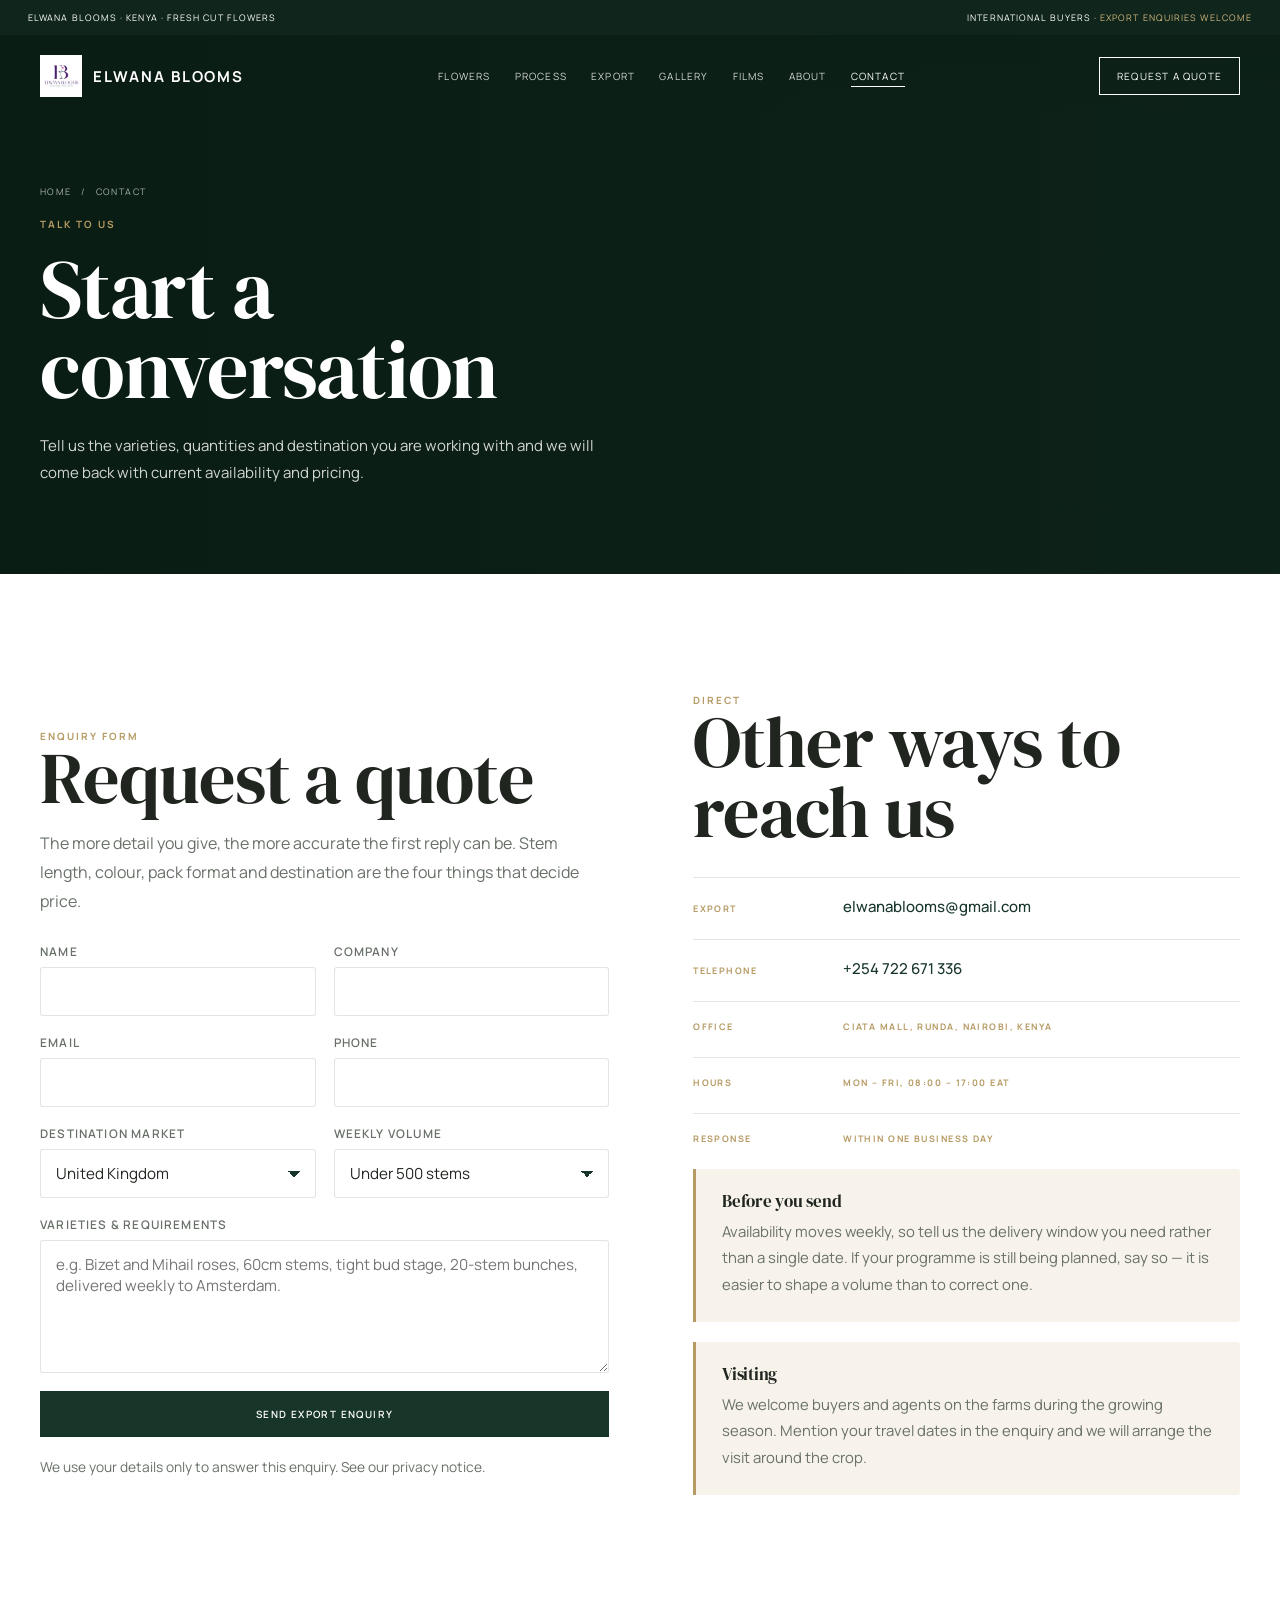
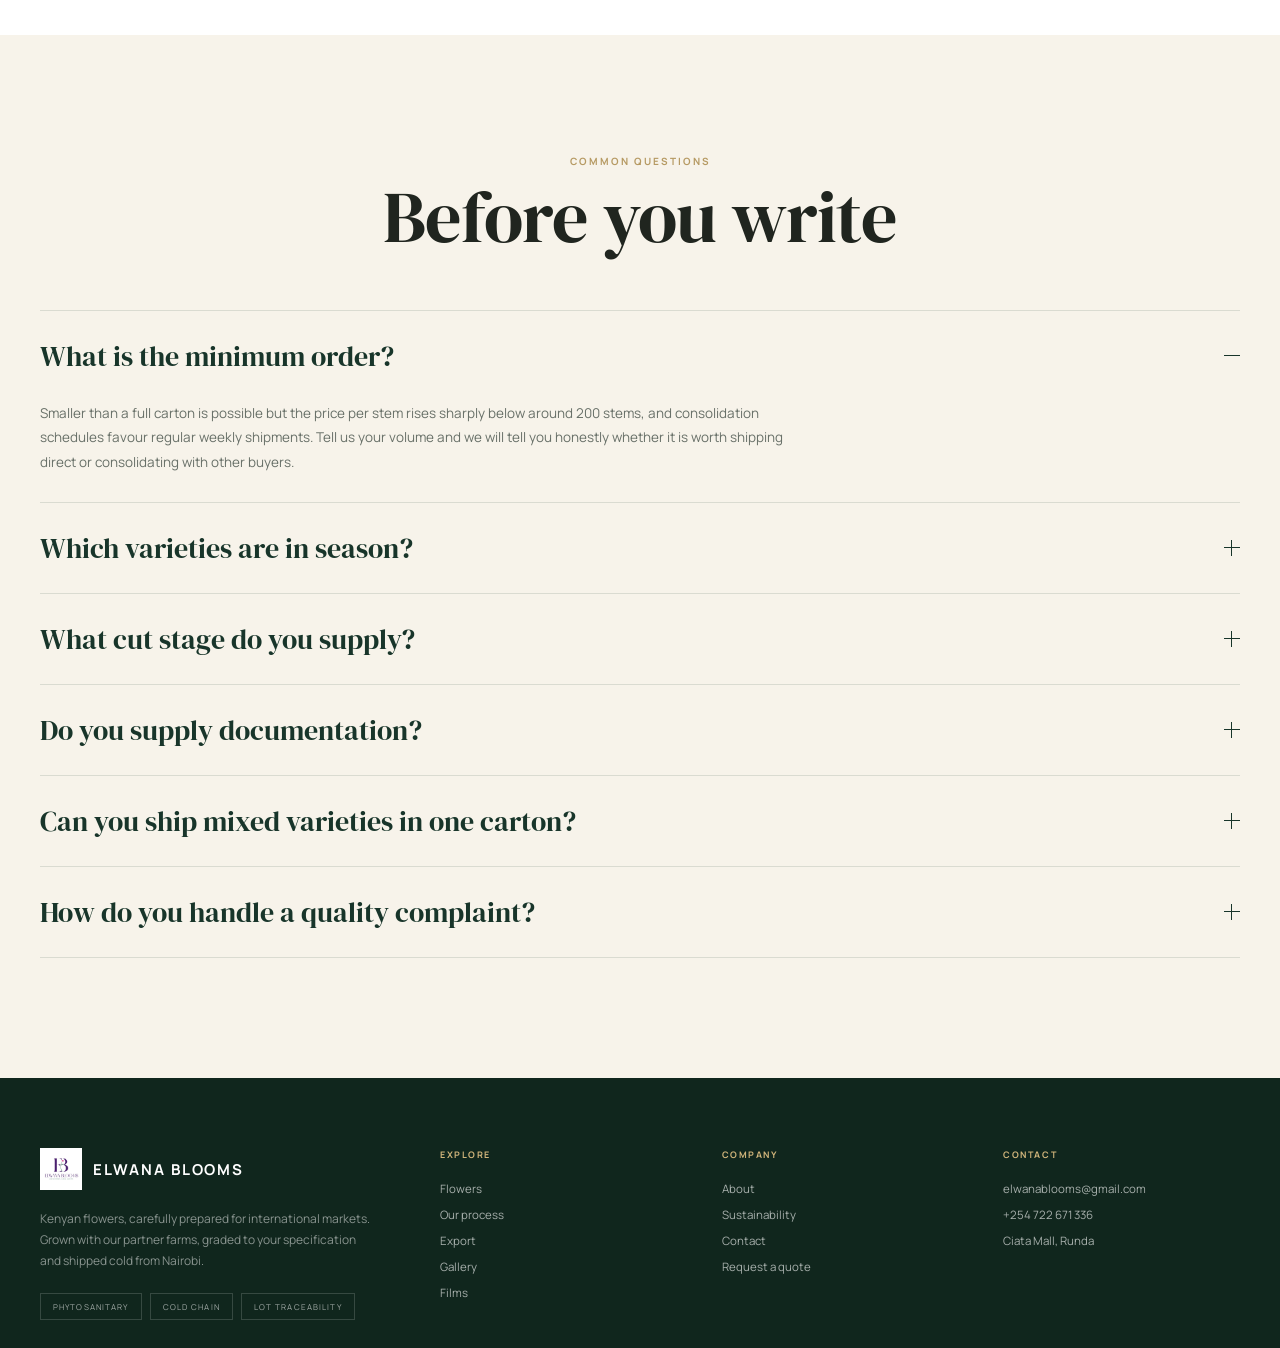
<file: contact.html>
<!DOCTYPE html>
<html lang="en">
<head>
    <meta charset="UTF-8">

    <meta name="viewport" content="width=device-width, initial-scale=1.0">

    <meta name="description" content="Request a quote from Elwana Blooms. Tell us your varieties, volumes and destination market and the export team replies within one business day.">

    <meta name="theme-color" content="#18352a">

    <title>Contact | Elwana Blooms</title>

    <link rel="preconnect" href="https://fonts.googleapis.com">
    <link rel="preconnect" href="https://fonts.gstatic.com" crossorigin>
    <link href="https://fonts.googleapis.com/css2?family=DM+Serif+Display&family=Manrope:wght@400;500;600;700&display=swap" rel="stylesheet">

    <link rel="stylesheet" href="assets/css/styles.css">

    <script>document.documentElement.className = "js";</script>
</head>

<body>

<a class="skip-link" href="#main">Skip to content</a>



<!-- =========================================================
     TOP BAR
========================================================== -->

<div class="topbar">
    <span>Elwana Blooms &middot; Kenya &middot; Fresh cut flowers</span>
    <span>International buyers &middot; <a href="contact.html">Export enquiries welcome</a></span>
</div>



<!-- =========================================================
     NAVIGATION
========================================================== -->

<header class="nav" id="navbar">

    <div class="container nav-inner">

        <a href="index.html" class="logo">
            <span class="logo-mark" aria-hidden="true"></span>
            ELWANA BLOOMS
        </a>

        <nav class="nav-links" aria-label="Primary">
            <a href="flowers.html">Flowers</a>
            <a href="process.html">Process</a>
            <a href="export.html">Export</a>
            <a href="gallery.html">Gallery</a>
            <a href="videos.html">Films</a>
            <a href="about.html">About</a>
            <a href="contact.html">Contact</a>
        </nav>

        <a href="contact.html#enquiry" class="nav-cta">Request a quote</a>

        <button class="menu-button" id="menuButton" aria-label="Open menu" aria-expanded="false" aria-controls="mobileMenu">&#9776;</button>

    </div>

</header>



<!-- =========================================================
     MOBILE MENU
========================================================== -->

<div class="mobile-menu" id="mobileMenu">
    <a href="flowers.html">Flowers</a>
    <a href="process.html">Process</a>
    <a href="export.html">Export</a>
    <a href="gallery.html">Gallery</a>
    <a href="videos.html">Films</a>
    <a href="sustainability.html">Sustainability</a>
    <a href="about.html">About</a>
    <a href="contact.html">Contact</a>
    <a href="contact.html#enquiry" class="mobile-menu-foot">Request a quote</a>
</div>



<main id="main">



<!-- =========================================================
     PAGE HEADER
========================================================== -->

<section class="page-head">
    <div class="page-head-media" style="background-image:url('https://thumb.wikimedia.org/wikipedia/commons/thumb/9/9e/Flower-bouquet-wild-flowers-Sitia-Crete-Greece.jpg/1280px-Flower-bouquet-wild-flowers-Sitia-Crete-Greece.jpg')"></div>
    <div class="container">
        <nav class="breadcrumb" aria-label="Breadcrumb">
            <a href="index.html">Home</a> <span aria-hidden="true">/</span> <span>Contact</span>
        </nav>
        <div class="eyebrow">Talk to us</div>
        <h1>Start a conversation</h1>
        <p>Tell us the varieties, quantities and destination you are working with and we will come back with current availability and pricing.</p>
    </div>
</section>

<section class="section bg-white" id="enquiry">
    <div class="container about-grid">

        <div class="reveal">
            <div class="eyebrow">Enquiry form</div>
            <h2>Request a quote</h2>
            <p style="margin-bottom:28px">
                The more detail you give, the more accurate the first reply can be.
                Stem length, colour, pack format and destination are the four things
                that decide price.
            </p>

            <form class="form" data-enquiry-form novalidate>

                <div class="form-row">
                    <div class="field">
                        <label for="c-name">Name</label>
                        <input type="text" id="c-name" name="contact" autocomplete="name" required>
                    </div>
                    <div class="field">
                        <label for="c-company">Company</label>
                        <input type="text" id="c-company" name="company" autocomplete="organization">
                    </div>
                </div>

                <div class="form-row">
                    <div class="field">
                        <label for="c-email">Email</label>
                        <input type="email" id="c-email" name="email" autocomplete="email" required>
                    </div>
                    <div class="field">
                        <label for="c-phone">Phone</label>
                        <input type="tel" id="c-phone" name="phone" autocomplete="tel">
                    </div>
                </div>

                <div class="form-row">
                    <div class="field">
                        <label for="c-market">Destination market</label>
                        <select id="c-market" name="market">
                            <option>United Kingdom</option>
                            <option>Netherlands</option>
                            <option>Germany</option>
                            <option>France</option>
                            <option>Saudi Arabia</option>
                            <option>United Arab Emirates</option>
                            <option>East Africa</option>
                            <option>Other</option>
                        </select>
                    </div>
                    <div class="field">
                        <label for="c-volume">Weekly volume</label>
                        <select id="c-volume" name="volume">
                            <option>Under 500 stems</option>
                            <option>500 &ndash; 2,000 stems</option>
                            <option>2,000 &ndash; 10,000 stems</option>
                            <option>Over 10,000 stems</option>
                            <option>Not sure yet</option>
                        </select>
                    </div>
                </div>

                <div class="field">
                    <label for="c-varieties">Varieties &amp; requirements</label>
                    <textarea id="c-varieties" name="varieties" rows="5"
                              placeholder="e.g. Bizet and Mihail roses, 60cm stems, tight bud stage, 20-stem bunches, delivered weekly to Amsterdam."></textarea>
                </div>

                <button type="submit" class="button solid" data-label="Send export enquiry">Send export enquiry</button>

                <p class="form-message" data-form-message role="status" aria-live="polite"></p>

                <p class="form-note">
                    We use your details only to answer this enquiry.
                    See our <a href="privacy.html">privacy notice</a>.
                </p>

            </form>
        </div>

        <div class="reveal">
            <div class="eyebrow">Direct</div>
            <h2>Other ways to reach us</h2>

            <ul class="contact-list">
                <li>
                    <span class="contact-label">Export</span>
                    <a href="mailto:elwanablooms@gmail.com">elwanablooms@gmail.com</a>
                </li>
                <li>
                    <span class="contact-label">Telephone</span>
                    <a href="tel:+254722671336">+254 722 671 336</a>
                </li>
                <li>
                    <span class="contact-label">Office</span>
                    <span>Ciata Mall, Runda, Nairobi, Kenya</span>
                </li>
                <li>
                    <span class="contact-label">Hours</span>
                    <span>Mon &ndash; Fri, 08:00 &ndash; 17:00 EAT</span>
                </li>
                <li>
                    <span class="contact-label">Response</span>
                    <span>Within one business day</span>
                </li>
            </ul>

            <div class="note-box">
                <h3>Before you send</h3>
                <p>
                    Availability moves weekly, so tell us the delivery window you
                    need rather than a single date. If your programme is still being
                    planned, say so &mdash; it is easier to shape a volume than to
                    correct one.
                </p>
            </div>

            <div class="note-box">
                <h3>Visiting</h3>
                <p>
                    We welcome buyers and agents on the farms during the growing
                    season. Mention your travel dates in the enquiry and we will
                    arrange the visit around the crop.
                </p>
            </div>
        </div>

    </div>
</section>

<section class="section bg-cream">
    <div class="container">
        <div class="section-head-center reveal">
            <div class="eyebrow">Common questions</div>
            <h2>Before you write</h2>
        </div>

        <div class="accordion" data-accordion>

            <div class="accordion-item">
                <button class="accordion-trigger" type="button" aria-expanded="true" aria-controls="q-1">
                    <span>What is the minimum order?</span>
                    <span class="accordion-icon" aria-hidden="true"></span>
                </button>
                <div class="accordion-panel" id="q-1">
                    <p>
                        Smaller than a full carton is possible but the price per stem
                        rises sharply below around 200 stems, and consolidation
                        schedules favour regular weekly shipments. Tell us your volume
                        and we will tell you honestly whether it is worth shipping
                        direct or consolidating with other buyers.
                    </p>
                </div>
            </div>

            <div class="accordion-item">
                <button class="accordion-trigger" type="button" aria-expanded="false" aria-controls="q-2">
                    <span>Which varieties are in season?</span>
                    <span class="accordion-icon" aria-hidden="true"></span>
                </button>
                <div class="accordion-panel" id="q-2">
                    <p>
                        Roses run through most of the year with peak quality in the
                        cooler months. Chrysanthemums, carnations and the filler
                        lines have their own windows, and tulips and sunflower
                        programmes are seasonal. The catalogue shows what we handle;
                        send your requirements and we will confirm the current cut-off
                        for that line.
                    </p>
                </div>
            </div>

            <div class="accordion-item">
                <button class="accordion-trigger" type="button" aria-expanded="false" aria-controls="q-3">
                    <span>What cut stage do you supply?</span>
                    <span class="accordion-icon" aria-hidden="true"></span>
                </button>
                <div class="accordion-panel" id="q-3">
                    <p>
                        As tight or as open as your programme needs. Long-distance
                        buyers usually want a tight bud for maximum transit tolerance,
                        while nearer markets take a more open stage for immediate sale.
                        State it in the enquiry and we will cut to match.
                    </p>
                </div>
            </div>

            <div class="accordion-item">
                <button class="accordion-trigger" type="button" aria-expanded="false" aria-controls="q-4">
                    <span>Do you supply documentation?</span>
                    <span class="accordion-icon" aria-hidden="true"></span>
                </button>
                <div class="accordion-panel" id="q-4">
                    <p>
                        Yes. Every consignment travels with a phytosanitary
                        certificate, packing list, airway bill and lot codes, and you
                        receive copies in advance so your broker can clear the
                        shipment without delay.
                    </p>
                </div>
            </div>

            <div class="accordion-item">
                <button class="accordion-trigger" type="button" aria-expanded="false" aria-controls="q-5">
                    <span>Can you ship mixed varieties in one carton?</span>
                    <span class="accordion-icon" aria-hidden="true"></span>
                </button>
                <div class="accordion-panel" id="q-5">
                    <p>
                        Mixed orders are assembled at our Nairobi facility and each
                        variety is packed and labelled separately within the carton, so
                        the receiving team can separate them without guessing. Mention
                        it in the enquiry and we will price it accordingly.
                    </p>
                </div>
            </div>

            <div class="accordion-item">
                <button class="accordion-trigger" type="button" aria-expanded="false" aria-controls="q-6">
                    <span>How do you handle a quality complaint?</span>
                    <span class="accordion-icon" aria-hidden="true"></span>
                </button>
                <div class="accordion-panel" id="q-6">
                    <p>
                        Send the lot code from the carton label along with photographs.
                        The code identifies the field and the grading session, so we
                        can see whether the issue was in the crop, the grading or the
                        transit, and answer accordingly rather than guessing.
                    </p>
                </div>
            </div>

        </div>
    </div>
</section>

</main>



<!-- =========================================================
     FOOTER
========================================================== -->

<footer>

    <div class="container footer-grid">

        <div>
            <a href="index.html" class="logo">
                <span class="logo-mark" aria-hidden="true"></span>
                ELWANA BLOOMS
            </a>
            <p class="footer-description">
                Kenyan flowers, carefully prepared for international markets.
                Grown with our partner farms, graded to your specification and
                shipped cold from Nairobi.
            </p>
            <ul class="footer-badges">
                <li>Phytosanitary</li>
                <li>Cold chain</li>
                <li>Lot traceability</li>
            </ul>
        </div>

        <div class="footer-links">
            <h4>Explore</h4>
            <a href="flowers.html">Flowers</a>
            <a href="process.html">Our process</a>
            <a href="export.html">Export</a>
            <a href="gallery.html">Gallery</a>
            <a href="videos.html">Films</a>
        </div>

        <div class="footer-links">
            <h4>Company</h4>
            <a href="about.html">About</a>
            <a href="sustainability.html">Sustainability</a>
            <a href="contact.html">Contact</a>
            <a href="contact.html#enquiry">Request a quote</a>
        </div>

        <div class="footer-links">
            <h4>Contact</h4>
            <a href="mailto:elwanablooms@gmail.com">elwanablooms@gmail.com</a>
            <a href="tel:+254722671336">+254 722 671 336</a>
            <a href="contact.html">Ciata Mall, Runda</a>
        </div>

    </div>

    <div class="container copyright">
        <span>&copy; <span data-year>2026</span> Elwana Blooms. All rights reserved.</span>
        <span><a href="privacy.html">Privacy</a> &middot; <a href="terms.html">Terms</a></span>
    </div>

</footer>



<!-- =========================================================
     VIDEO MODAL
========================================================== -->

<div class="modal" id="videoModal" role="dialog" aria-modal="true" aria-label="Film player">
    <div class="modal-inner">
        <button class="modal-close" type="button" data-modal-close>Close</button>
        <video controls playsinline preload="metadata"></video>
        <p class="modal-caption" data-modal-caption></p>
    </div>
</div>



<!-- =========================================================
     LIGHTBOX
========================================================== -->

<div class="lightbox" id="lightbox" role="dialog" aria-modal="true" aria-label="Image viewer">
    <button class="lightbox-close" type="button" aria-label="Close image viewer">&times;</button>
    <button class="lightbox-btn lightbox-prev" type="button" aria-label="Previous image">&larr;</button>
    <img alt="">
    <button class="lightbox-btn lightbox-next" type="button" aria-label="Next image">&rarr;</button>
    <p class="lightbox-caption" data-lightbox-caption></p>
</div>



<!-- =========================================================
     SCRIPTS
========================================================== -->

<script src="assets/js/main.js"></script>

</body>
</html>
</file>
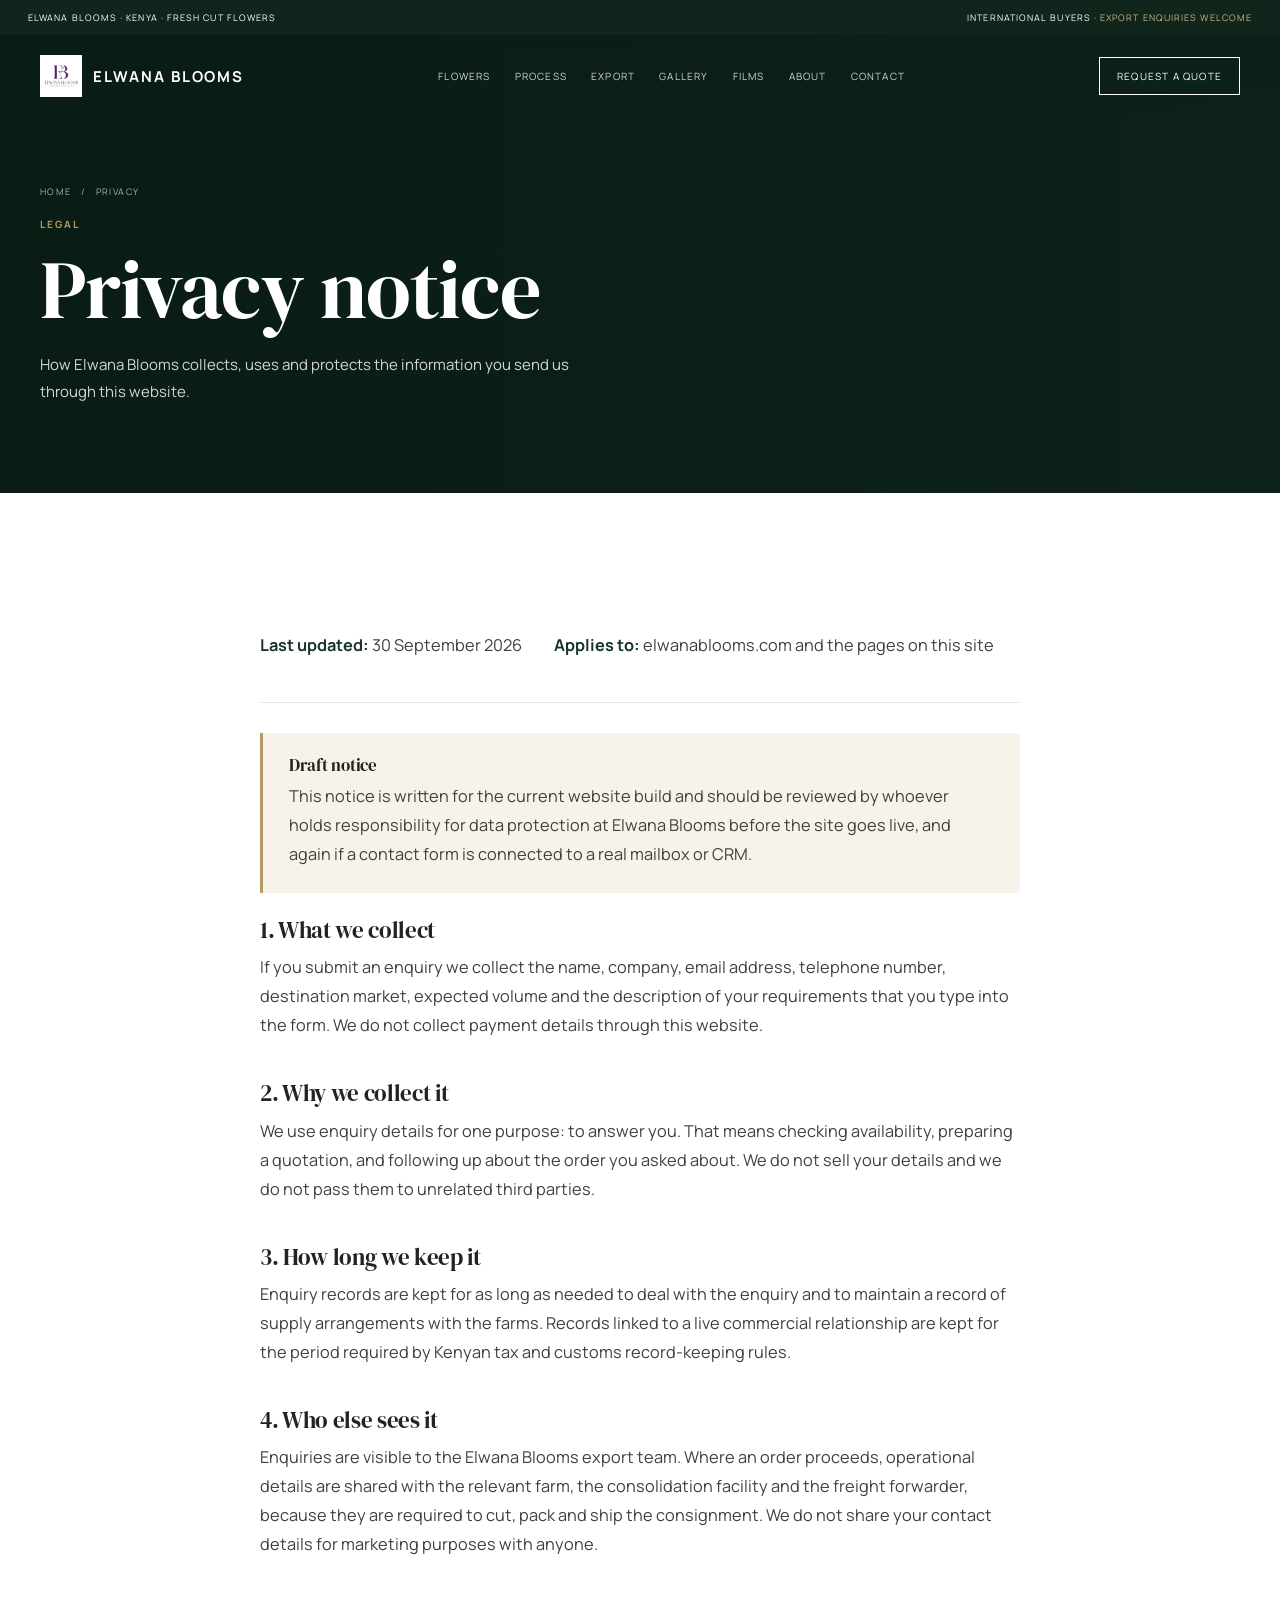
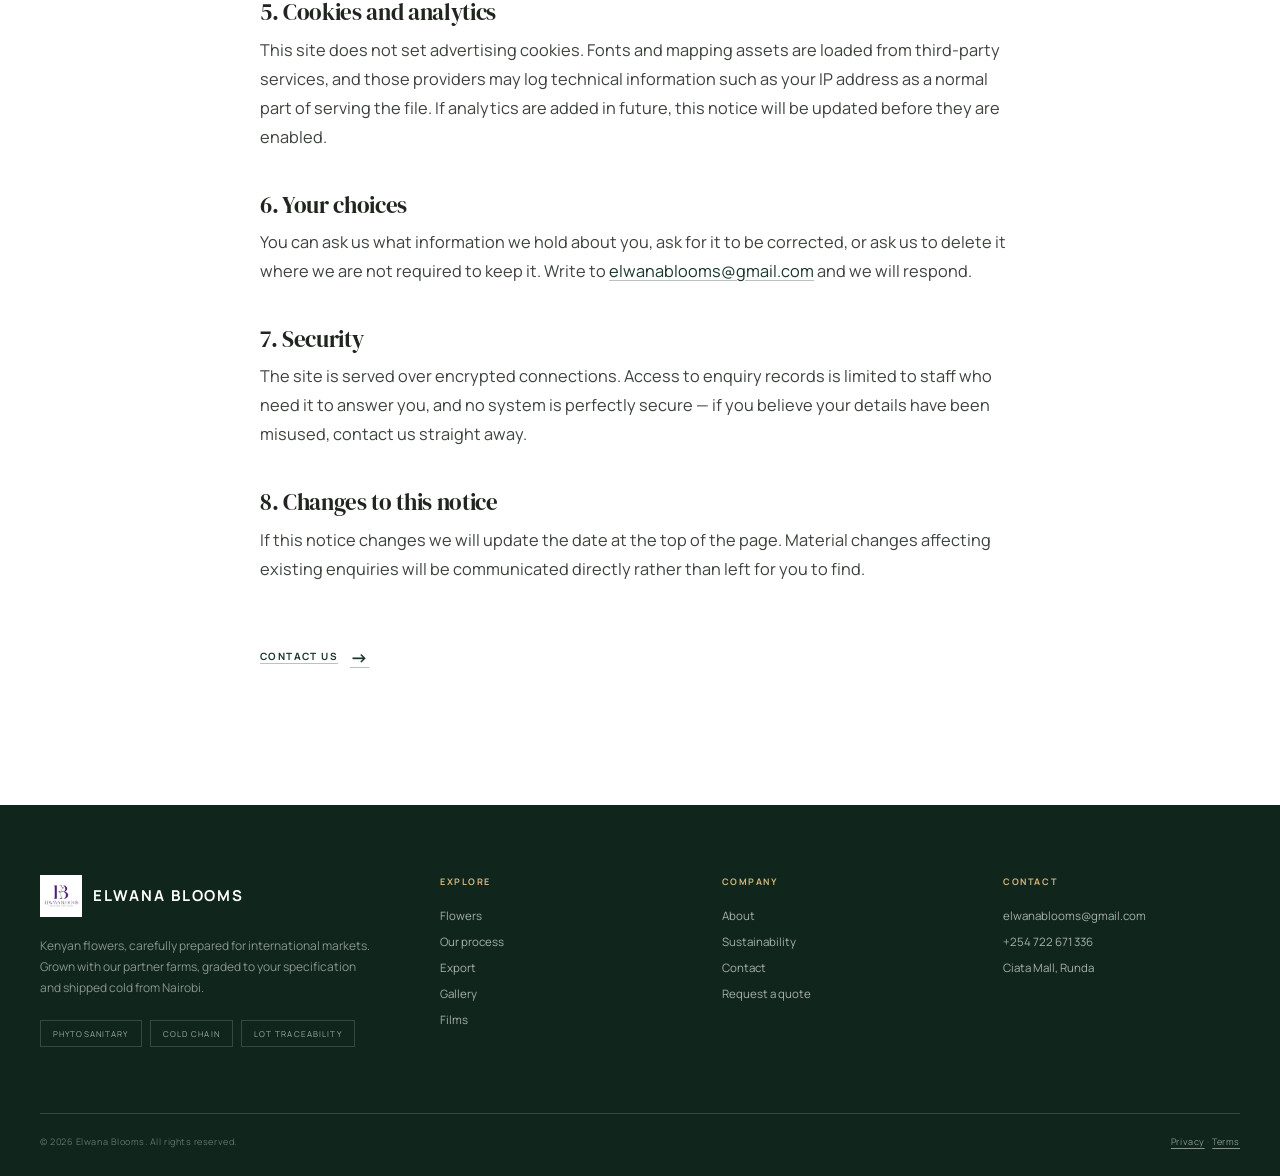
<file: privacy.html>
<!DOCTYPE html>
<html lang="en">
<head>
    <meta charset="UTF-8">

    <meta name="viewport" content="width=device-width, initial-scale=1.0">

    <meta name="description" content="How Elwana Blooms collects, uses, shares and protects information submitted through this website.">

    <meta name="theme-color" content="#18352a">

    <title>Privacy Notice | Elwana Blooms</title>

    <link rel="preconnect" href="https://fonts.googleapis.com">
    <link rel="preconnect" href="https://fonts.gstatic.com" crossorigin>
    <link href="https://fonts.googleapis.com/css2?family=DM+Serif+Display&family=Manrope:wght@400;500;600;700&display=swap" rel="stylesheet">

    <link rel="stylesheet" href="assets/css/styles.css">

    <script>document.documentElement.className = "js";</script>
</head>

<body>

<a class="skip-link" href="#main">Skip to content</a>



<!-- =========================================================
     TOP BAR
========================================================== -->

<div class="topbar">
    <span>Elwana Blooms &middot; Kenya &middot; Fresh cut flowers</span>
    <span>International buyers &middot; <a href="contact.html">Export enquiries welcome</a></span>
</div>



<!-- =========================================================
     NAVIGATION
========================================================== -->

<header class="nav" id="navbar">

    <div class="container nav-inner">

        <a href="index.html" class="logo">
            <span class="logo-mark" aria-hidden="true"></span>
            ELWANA BLOOMS
        </a>

        <nav class="nav-links" aria-label="Primary">
            <a href="flowers.html">Flowers</a>
            <a href="process.html">Process</a>
            <a href="export.html">Export</a>
            <a href="gallery.html">Gallery</a>
            <a href="videos.html">Films</a>
            <a href="about.html">About</a>
            <a href="contact.html">Contact</a>
        </nav>

        <a href="contact.html#enquiry" class="nav-cta">Request a quote</a>

        <button class="menu-button" id="menuButton" aria-label="Open menu" aria-expanded="false" aria-controls="mobileMenu">&#9776;</button>

    </div>

</header>



<!-- =========================================================
     MOBILE MENU
========================================================== -->

<div class="mobile-menu" id="mobileMenu">
    <a href="flowers.html">Flowers</a>
    <a href="process.html">Process</a>
    <a href="export.html">Export</a>
    <a href="gallery.html">Gallery</a>
    <a href="videos.html">Films</a>
    <a href="sustainability.html">Sustainability</a>
    <a href="about.html">About</a>
    <a href="contact.html">Contact</a>
    <a href="contact.html#enquiry" class="mobile-menu-foot">Request a quote</a>
</div>



<main id="main">



<!-- =========================================================
     PAGE HEADER
========================================================== -->

<section class="page-head">
    <div class="page-head-media" style="background-image:url('https://thumb.wikimedia.org/wikipedia/commons/thumb/6/65/Lavender_field_in_Dr%C3%B4me_01.jpg/1280px-Lavender_field_in_Dr%C3%B4me_01.jpg')"></div>
    <div class="container">
        <nav class="breadcrumb" aria-label="Breadcrumb">
            <a href="index.html">Home</a> <span aria-hidden="true">/</span> <span>Privacy</span>
        </nav>
        <div class="eyebrow">Legal</div>
        <h1>Privacy notice</h1>
        <p>How Elwana Blooms collects, uses and protects the information you send us through this website.</p>
    </div>
</section>

<section class="section bg-white">
    <div class="container legal">

        <div class="legal-meta">
            <p><strong>Last updated:</strong> 30 September 2026</p>
            <p><strong>Applies to:</strong> elwanablooms.com and the pages on this site</p>
        </div>

        <div class="note-box">
            <h3>Draft notice</h3>
            <p>
                This notice is written for the current website build and should be
                reviewed by whoever holds responsibility for data protection at
                Elwana Blooms before the site goes live, and again if a contact
                form is connected to a real mailbox or CRM.
            </p>
        </div>

        <h2>1. What we collect</h2>
        <p>
            If you submit an enquiry we collect the name, company, email address,
            telephone number, destination market, expected volume and the description
            of your requirements that you type into the form. We do not collect
            payment details through this website.
        </p>

        <h2>2. Why we collect it</h2>
        <p>
            We use enquiry details for one purpose: to answer you. That means
            checking availability, preparing a quotation, and following up about the
            order you asked about. We do not sell your details and we do not pass
            them to unrelated third parties.
        </p>

        <h2>3. How long we keep it</h2>
        <p>
            Enquiry records are kept for as long as needed to deal with the enquiry
            and to maintain a record of supply arrangements with the farms. Records
            linked to a live commercial relationship are kept for the period required
            by Kenyan tax and customs record-keeping rules.
        </p>

        <h2>4. Who else sees it</h2>
        <p>
            Enquiries are visible to the Elwana Blooms export team. Where an order
            proceeds, operational details are shared with the relevant farm, the
            consolidation facility and the freight forwarder, because they are
            required to cut, pack and ship the consignment. We do not share your
            contact details for marketing purposes with anyone.
        </p>

        <h2>5. Cookies and analytics</h2>
        <p>
            This site does not set advertising cookies. Fonts and mapping assets are
            loaded from third-party services, and those providers may log technical
            information such as your IP address as a normal part of serving the
            file. If analytics are added in future, this notice will be updated
            before they are enabled.
        </p>

        <h2>6. Your choices</h2>
        <p>
            You can ask us what information we hold about you, ask for it to be
            corrected, or ask us to delete it where we are not required to keep it.
            Write to
            <a href="mailto:elwanablooms@gmail.com">elwanablooms@gmail.com</a>
            and we will respond.
        </p>

        <h2>7. Security</h2>
        <p>
            The site is served over encrypted connections. Access to enquiry records
            is limited to staff who need it to answer you, and no system is perfectly
            secure &mdash; if you believe your details have been misused, contact us
            straight away.
        </p>

        <h2>8. Changes to this notice</h2>
        <p>
            If this notice changes we will update the date at the top of the page.
            Material changes affecting existing enquiries will be communicated
            directly rather than left for you to find.
        </p>

        <p style="margin-top:40px">
            <a href="contact.html" class="text-link">Contact us <span>&rarr;</span></a>
        </p>

    </div>
</section>

</main>



<!-- =========================================================
     FOOTER
========================================================== -->

<footer>

    <div class="container footer-grid">

        <div>
            <a href="index.html" class="logo">
                <span class="logo-mark" aria-hidden="true"></span>
                ELWANA BLOOMS
            </a>
            <p class="footer-description">
                Kenyan flowers, carefully prepared for international markets.
                Grown with our partner farms, graded to your specification and
                shipped cold from Nairobi.
            </p>
            <ul class="footer-badges">
                <li>Phytosanitary</li>
                <li>Cold chain</li>
                <li>Lot traceability</li>
            </ul>
        </div>

        <div class="footer-links">
            <h4>Explore</h4>
            <a href="flowers.html">Flowers</a>
            <a href="process.html">Our process</a>
            <a href="export.html">Export</a>
            <a href="gallery.html">Gallery</a>
            <a href="videos.html">Films</a>
        </div>

        <div class="footer-links">
            <h4>Company</h4>
            <a href="about.html">About</a>
            <a href="sustainability.html">Sustainability</a>
            <a href="contact.html">Contact</a>
            <a href="contact.html#enquiry">Request a quote</a>
        </div>

        <div class="footer-links">
            <h4>Contact</h4>
            <a href="mailto:elwanablooms@gmail.com">elwanablooms@gmail.com</a>
            <a href="tel:+254722671336">+254 722 671 336</a>
            <a href="contact.html">Ciata Mall, Runda</a>
        </div>

    </div>

    <div class="container copyright">
        <span>&copy; <span data-year>2026</span> Elwana Blooms. All rights reserved.</span>
        <span><a href="privacy.html">Privacy</a> &middot; <a href="terms.html">Terms</a></span>
    </div>

</footer>



<!-- =========================================================
     VIDEO MODAL
========================================================== -->

<div class="modal" id="videoModal" role="dialog" aria-modal="true" aria-label="Film player">
    <div class="modal-inner">
        <button class="modal-close" type="button" data-modal-close>Close</button>
        <video controls playsinline preload="metadata"></video>
        <p class="modal-caption" data-modal-caption></p>
    </div>
</div>



<!-- =========================================================
     LIGHTBOX
========================================================== -->

<div class="lightbox" id="lightbox" role="dialog" aria-modal="true" aria-label="Image viewer">
    <button class="lightbox-close" type="button" aria-label="Close image viewer">&times;</button>
    <button class="lightbox-btn lightbox-prev" type="button" aria-label="Previous image">&larr;</button>
    <img alt="">
    <button class="lightbox-btn lightbox-next" type="button" aria-label="Next image">&rarr;</button>
    <p class="lightbox-caption" data-lightbox-caption></p>
</div>



<!-- =========================================================
     SCRIPTS
========================================================== -->

<script src="assets/js/main.js"></script>

</body>
</html>
</file>
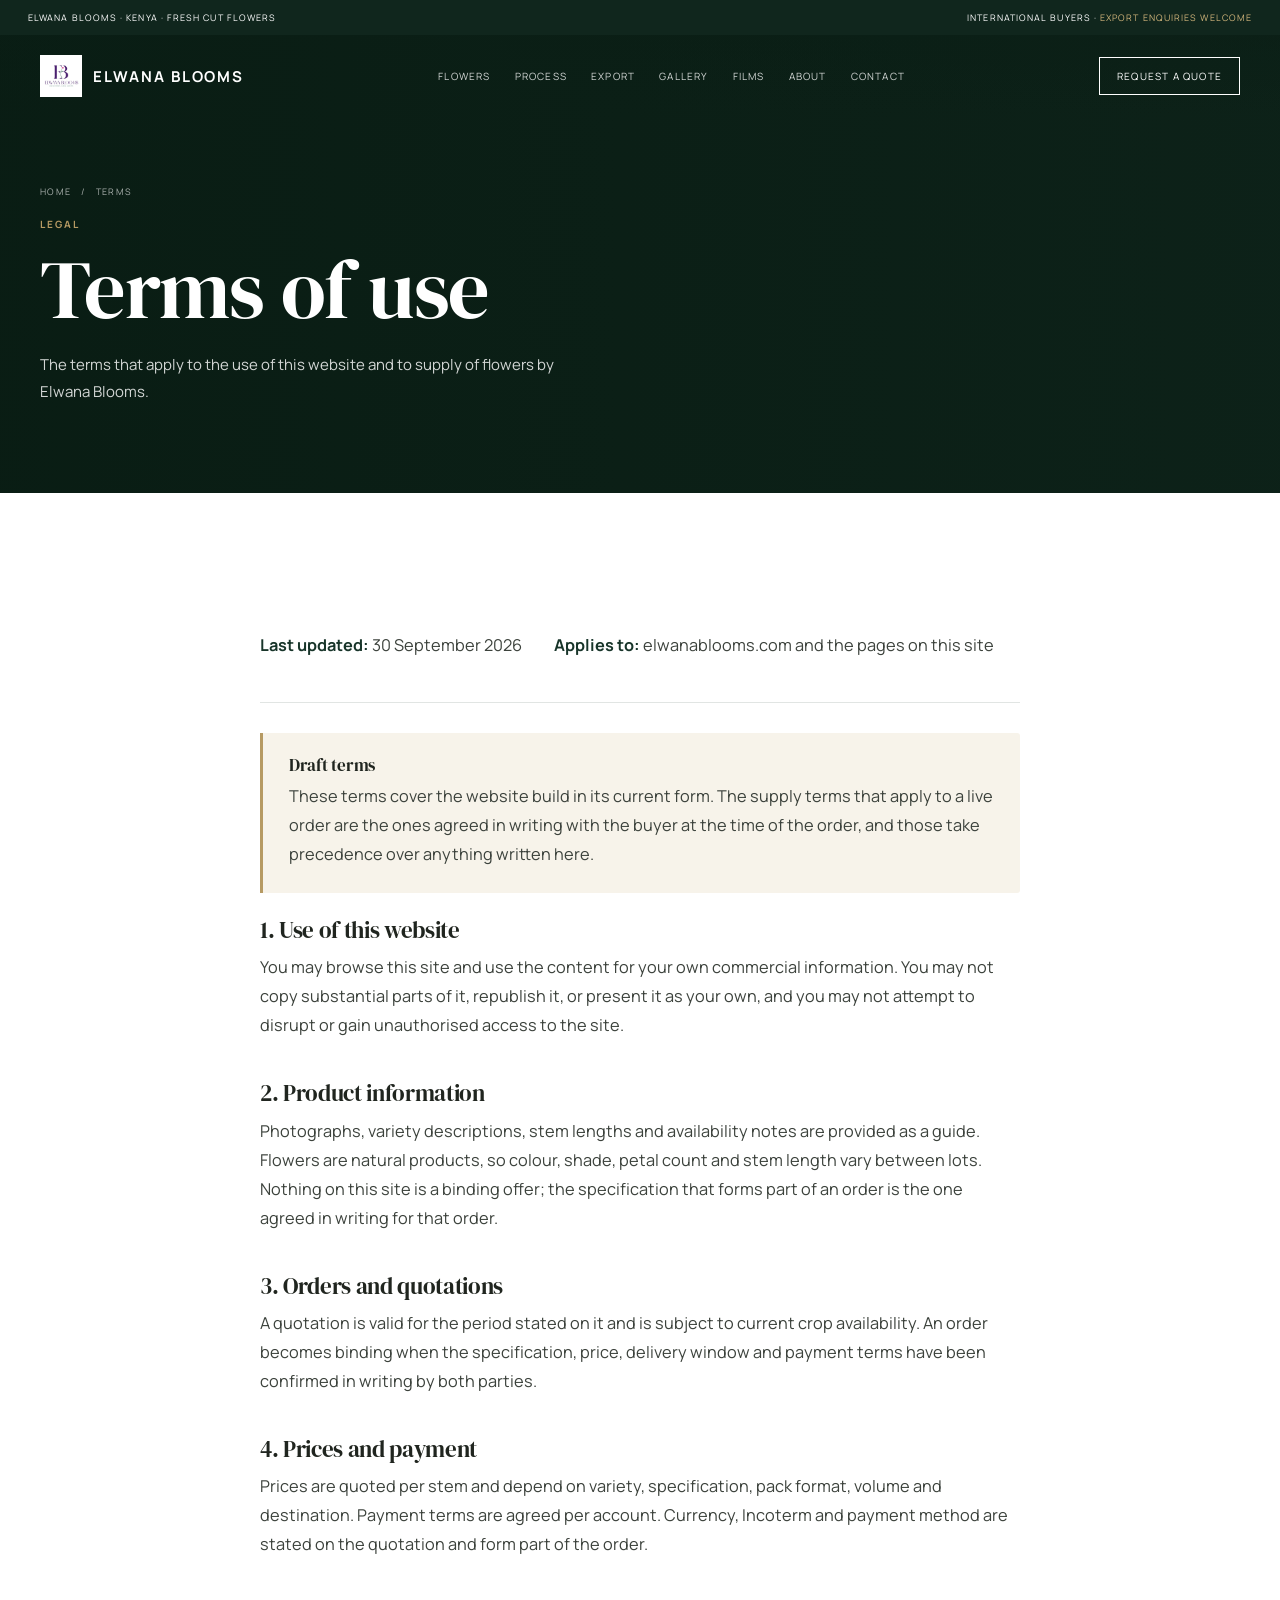
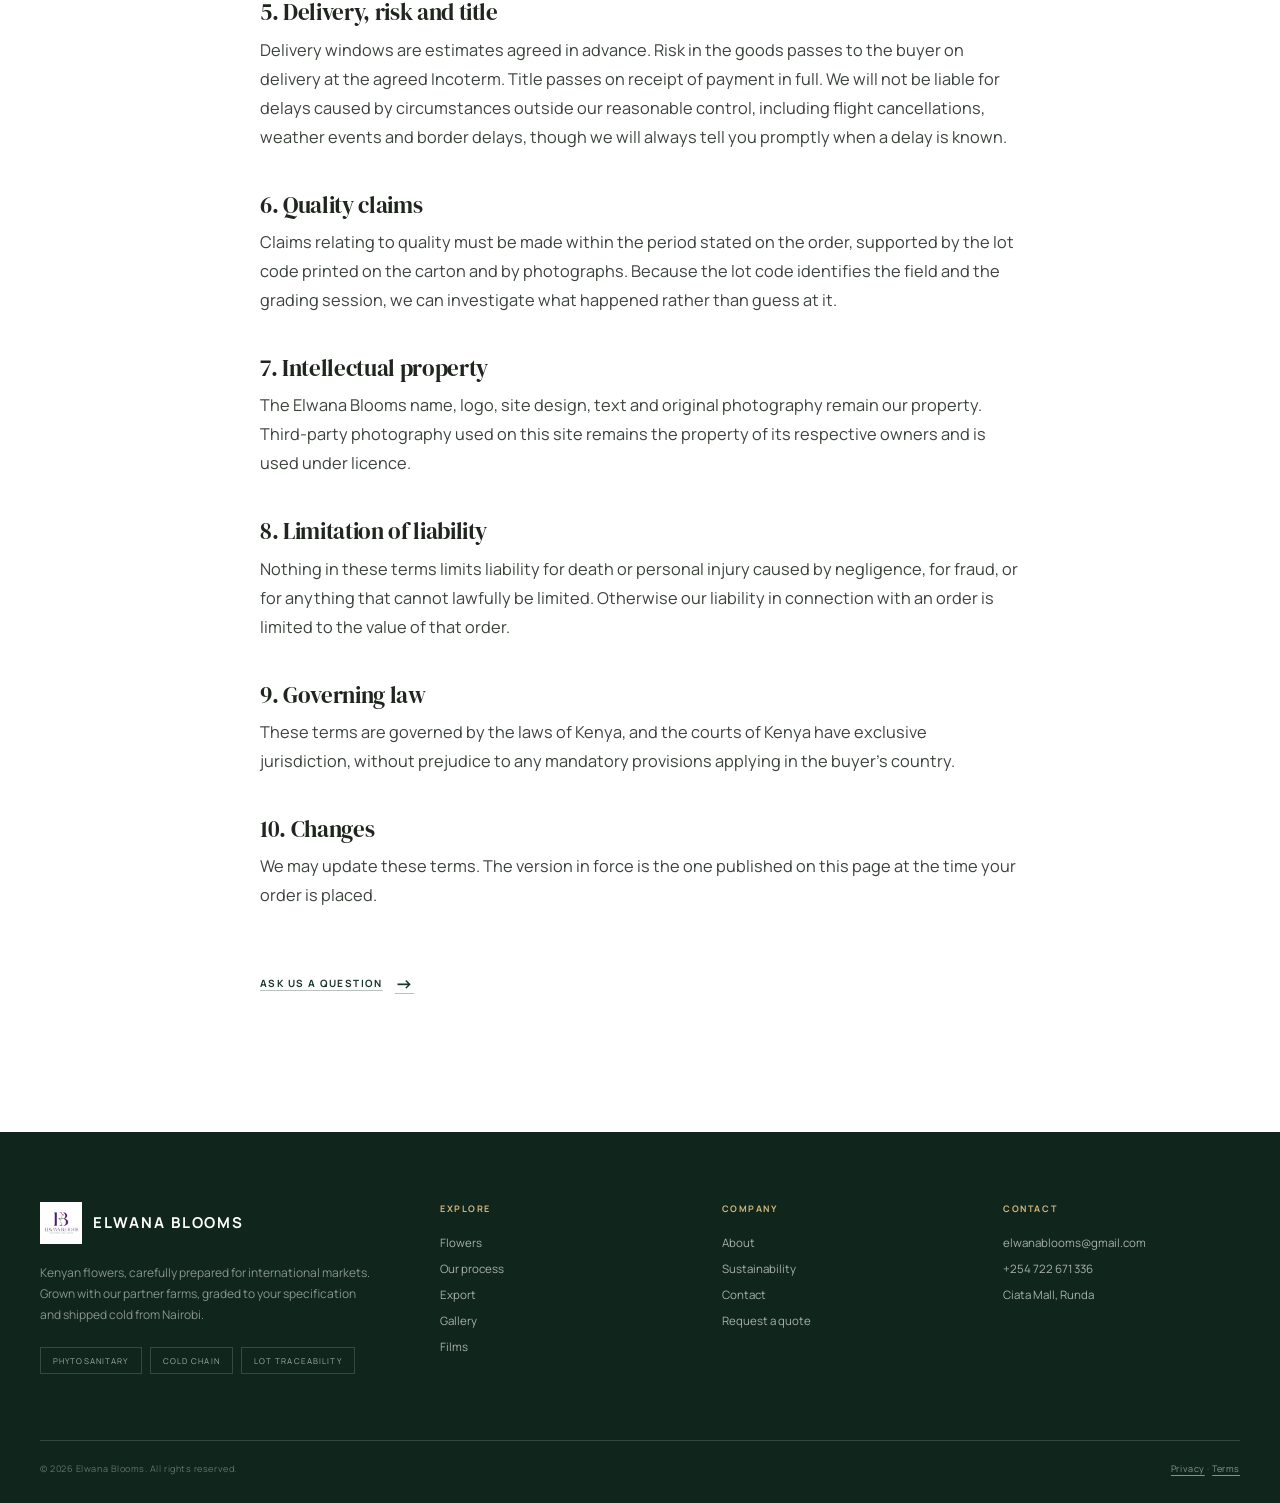
<file: terms.html>
<!DOCTYPE html>
<html lang="en">
<head>
    <meta charset="UTF-8">

    <meta name="viewport" content="width=device-width, initial-scale=1.0">

    <meta name="description" content="Terms governing use of the Elwana Blooms website and the supply of fresh cut flowers: orders, quotations, delivery, quality claims and liability.">

    <meta name="theme-color" content="#18352a">

    <title>Terms of Use | Elwana Blooms</title>

    <link rel="preconnect" href="https://fonts.googleapis.com">
    <link rel="preconnect" href="https://fonts.gstatic.com" crossorigin>
    <link href="https://fonts.googleapis.com/css2?family=DM+Serif+Display&family=Manrope:wght@400;500;600;700&display=swap" rel="stylesheet">

    <link rel="stylesheet" href="assets/css/styles.css">

    <script>document.documentElement.className = "js";</script>
</head>

<body>

<a class="skip-link" href="#main">Skip to content</a>



<!-- =========================================================
     TOP BAR
========================================================== -->

<div class="topbar">
    <span>Elwana Blooms &middot; Kenya &middot; Fresh cut flowers</span>
    <span>International buyers &middot; <a href="contact.html">Export enquiries welcome</a></span>
</div>



<!-- =========================================================
     NAVIGATION
========================================================== -->

<header class="nav" id="navbar">

    <div class="container nav-inner">

        <a href="index.html" class="logo">
            <span class="logo-mark" aria-hidden="true"></span>
            ELWANA BLOOMS
        </a>

        <nav class="nav-links" aria-label="Primary">
            <a href="flowers.html">Flowers</a>
            <a href="process.html">Process</a>
            <a href="export.html">Export</a>
            <a href="gallery.html">Gallery</a>
            <a href="videos.html">Films</a>
            <a href="about.html">About</a>
            <a href="contact.html">Contact</a>
        </nav>

        <a href="contact.html#enquiry" class="nav-cta">Request a quote</a>

        <button class="menu-button" id="menuButton" aria-label="Open menu" aria-expanded="false" aria-controls="mobileMenu">&#9776;</button>

    </div>

</header>



<!-- =========================================================
     MOBILE MENU
========================================================== -->

<div class="mobile-menu" id="mobileMenu">
    <a href="flowers.html">Flowers</a>
    <a href="process.html">Process</a>
    <a href="export.html">Export</a>
    <a href="gallery.html">Gallery</a>
    <a href="videos.html">Films</a>
    <a href="sustainability.html">Sustainability</a>
    <a href="about.html">About</a>
    <a href="contact.html">Contact</a>
    <a href="contact.html#enquiry" class="mobile-menu-foot">Request a quote</a>
</div>



<main id="main">



<!-- =========================================================
     PAGE HEADER
========================================================== -->

<section class="page-head">
    <div class="page-head-media" style="background-image:url('https://thumb.wikimedia.org/wikipedia/commons/thumb/a/ae/CBP_Inspects_Cut_flowers_Dulles_International_Airport_04.jpg/1920px-CBP_Inspects_Cut_flowers_Dulles_International_Airport_04.jpg')"></div>
    <div class="container">
        <nav class="breadcrumb" aria-label="Breadcrumb">
            <a href="index.html">Home</a> <span aria-hidden="true">/</span> <span>Terms</span>
        </nav>
        <div class="eyebrow">Legal</div>
        <h1>Terms of use</h1>
        <p>The terms that apply to the use of this website and to supply of flowers by Elwana Blooms.</p>
    </div>
</section>

<section class="section bg-white">
    <div class="container legal">

        <div class="legal-meta">
            <p><strong>Last updated:</strong> 30 September 2026</p>
            <p><strong>Applies to:</strong> elwanablooms.com and the pages on this site</p>
        </div>

        <div class="note-box">
            <h3>Draft terms</h3>
            <p>
                These terms cover the website build in its current form. The supply
                terms that apply to a live order are the ones agreed in writing with
                the buyer at the time of the order, and those take precedence over
                anything written here.
            </p>
        </div>

        <h2>1. Use of this website</h2>
        <p>
            You may browse this site and use the content for your own commercial
            information. You may not copy substantial parts of it, republish it, or
            present it as your own, and you may not attempt to disrupt or gain
            unauthorised access to the site.
        </p>

        <h2>2. Product information</h2>
        <p>
            Photographs, variety descriptions, stem lengths and availability notes
            are provided as a guide. Flowers are natural products, so colour, shade,
            petal count and stem length vary between lots. Nothing on this site is a
            binding offer; the specification that forms part of an order is the one
            agreed in writing for that order.
        </p>

        <h2>3. Orders and quotations</h2>
        <p>
            A quotation is valid for the period stated on it and is subject to
            current crop availability. An order becomes binding when the
            specification, price, delivery window and payment terms have been
            confirmed in writing by both parties.
        </p>

        <h2>4. Prices and payment</h2>
        <p>
            Prices are quoted per stem and depend on variety, specification, pack
            format, volume and destination. Payment terms are agreed per account.
            Currency, Incoterm and payment method are stated on the quotation and
            form part of the order.
        </p>

        <h2>5. Delivery, risk and title</h2>
        <p>
            Delivery windows are estimates agreed in advance. Risk in the goods
            passes to the buyer on delivery at the agreed Incoterm. Title passes on
            receipt of payment in full. We will not be liable for delays caused by
            circumstances outside our reasonable control, including flight
            cancellations, weather events and border delays, though we will always
            tell you promptly when a delay is known.
        </p>

        <h2>6. Quality claims</h2>
        <p>
            Claims relating to quality must be made within the period stated on the
            order, supported by the lot code printed on the carton and by
            photographs. Because the lot code identifies the field and the grading
            session, we can investigate what happened rather than guess at it.
        </p>

        <h2>7. Intellectual property</h2>
        <p>
            The Elwana Blooms name, logo, site design, text and original photography
            remain our property. Third-party photography used on this site remains
            the property of its respective owners and is used under licence.
        </p>

        <h2>8. Limitation of liability</h2>
        <p>
            Nothing in these terms limits liability for death or personal injury
            caused by negligence, for fraud, or for anything that cannot lawfully be
            limited. Otherwise our liability in connection with an order is limited
            to the value of that order.
        </p>

        <h2>9. Governing law</h2>
        <p>
            These terms are governed by the laws of Kenya, and the courts of Kenya
            have exclusive jurisdiction, without prejudice to any mandatory
            provisions applying in the buyer's country.
        </p>

        <h2>10. Changes</h2>
        <p>
            We may update these terms. The version in force is the one published on
            this page at the time your order is placed.
        </p>

        <p style="margin-top:40px">
            <a href="contact.html" class="text-link">Ask us a question <span>&rarr;</span></a>
        </p>

    </div>
</section>

</main>



<!-- =========================================================
     FOOTER
========================================================== -->

<footer>

    <div class="container footer-grid">

        <div>
            <a href="index.html" class="logo">
                <span class="logo-mark" aria-hidden="true"></span>
                ELWANA BLOOMS
            </a>
            <p class="footer-description">
                Kenyan flowers, carefully prepared for international markets.
                Grown with our partner farms, graded to your specification and
                shipped cold from Nairobi.
            </p>
            <ul class="footer-badges">
                <li>Phytosanitary</li>
                <li>Cold chain</li>
                <li>Lot traceability</li>
            </ul>
        </div>

        <div class="footer-links">
            <h4>Explore</h4>
            <a href="flowers.html">Flowers</a>
            <a href="process.html">Our process</a>
            <a href="export.html">Export</a>
            <a href="gallery.html">Gallery</a>
            <a href="videos.html">Films</a>
        </div>

        <div class="footer-links">
            <h4>Company</h4>
            <a href="about.html">About</a>
            <a href="sustainability.html">Sustainability</a>
            <a href="contact.html">Contact</a>
            <a href="contact.html#enquiry">Request a quote</a>
        </div>

        <div class="footer-links">
            <h4>Contact</h4>
            <a href="mailto:elwanablooms@gmail.com">elwanablooms@gmail.com</a>
            <a href="tel:+254722671336">+254 722 671 336</a>
            <a href="contact.html">Ciata Mall, Runda</a>
        </div>

    </div>

    <div class="container copyright">
        <span>&copy; <span data-year>2026</span> Elwana Blooms. All rights reserved.</span>
        <span><a href="privacy.html">Privacy</a> &middot; <a href="terms.html">Terms</a></span>
    </div>

</footer>



<!-- =========================================================
     VIDEO MODAL
========================================================== -->

<div class="modal" id="videoModal" role="dialog" aria-modal="true" aria-label="Film player">
    <div class="modal-inner">
        <button class="modal-close" type="button" data-modal-close>Close</button>
        <video controls playsinline preload="metadata"></video>
        <p class="modal-caption" data-modal-caption></p>
    </div>
</div>



<!-- =========================================================
     LIGHTBOX
========================================================== -->

<div class="lightbox" id="lightbox" role="dialog" aria-modal="true" aria-label="Image viewer">
    <button class="lightbox-close" type="button" aria-label="Close image viewer">&times;</button>
    <button class="lightbox-btn lightbox-prev" type="button" aria-label="Previous image">&larr;</button>
    <img alt="">
    <button class="lightbox-btn lightbox-next" type="button" aria-label="Next image">&rarr;</button>
    <p class="lightbox-caption" data-lightbox-caption></p>
</div>



<!-- =========================================================
     SCRIPTS
========================================================== -->

<script src="assets/js/main.js"></script>

</body>
</html>
</file>
<file: assets/css/styles.css>
/* =========================================================
    ELWANA BLOOMS
   Global stylesheet
   ========================================================== */

:root {
    --forest: #18352a;
    --forest-dark: #10261d;
    --forest-light: #28513e;

    --cream: #f7f3ea;
    --sand: #e9e1d1;
    --gold: #b69a63;
    --gold-light: #d1b57b;

    --dark: #20251f;
    --muted: #687068;

    --white: #ffffff;

    --line: rgba(24, 53, 42, .13);
    --line-light: rgba(255, 255, 255, .16);

    --shadow: 0 25px 70px rgba(23, 48, 38, .11);
    --shadow-sm: 0 12px 34px rgba(23, 48, 38, .08);

    --nav-h: 74px;
    --topbar-h: 35px;

    --ease: cubic-bezier(.22, .61, .36, 1);
}

* {
    box-sizing: border-box;
}

html {
    scroll-behavior: smooth;
    scroll-padding-top: calc(var(--nav-h) + 20px);
}

body {
    margin: 0;
    background: var(--cream);
    color: var(--dark);
    font-family: "Manrope", Arial, sans-serif;
    -webkit-font-smoothing: antialiased;
    overflow-x: hidden;
}

body.menu-open {
    overflow: hidden;
}

img {
    max-width: 100%;
}

a {
    color: inherit;
    text-decoration: none;
}

button,
input,
textarea,
select {
    font-family: inherit;
    font-size: inherit;
}

figure {
    margin: 0;
}

.container {
    width: min(1200px, calc(100% - 48px));
    margin: auto;
}

.container.narrow {
    width: min(900px, calc(100% - 48px));
}

.skip-link {
    position: absolute;
    left: -9999px;
    top: 0;
    z-index: 999;
    padding: 14px 20px;
    background: var(--forest);
    color: #fff;
    font-size: 11px;
    letter-spacing: .12em;
    text-transform: uppercase;
}

.skip-link:focus {
    left: 0;
}

.sr-only {
    position: absolute;
    width: 1px;
    height: 1px;
    padding: 0;
    margin: -1px;
    overflow: hidden;
    clip: rect(0 0 0 0);
    white-space: nowrap;
    border: 0;
}

.quote-grid {
    display: grid;
    grid-template-columns: 1fr 1fr;
    gap: 100px;
    align-items: start;
}

.quote-intro {
    max-width: 440px;
}

.form-link {
    color: inherit;
    text-decoration: underline;
    text-underline-offset: 3px;
}

.form-link:hover {
    color: #fff;
}

.eyebrow {
    color: var(--gold);
    font-size: 10px;
    font-weight: 700;
    letter-spacing: .2em;
    line-height: 1.3;
    text-transform: uppercase;
}

.on-dark .eyebrow {
    color: var(--gold-light);
}

h1,
h2,
h3 {
    margin: 0;
    font-family: "DM Serif Display", Georgia, serif;
    font-weight: 400;
    line-height: .98;
    letter-spacing: -.015em;
}

h2 {
    font-size: clamp(42px, 5.6vw, 76px);
}

h3 {
    font-size: clamp(26px, 2.6vw, 34px);
}

p {
    color: var(--muted);
    line-height: 1.8;
}

.on-dark p {
    color: rgba(255, 255, 255, .72);
}

.lede {
    font-size: 16px;
    max-width: 620px;
}

.section {
    padding: 120px 0;
    position: relative;
}

.section-tight {
    padding: 80px 0;
}

.bg-white {
    background: var(--white);
}

.bg-cream {
    background: var(--cream);
}

.bg-sand {
    background: var(--sand);
}

.bg-forest {
    background: var(--forest);
    color: #fff;
}

.section-heading {
    display: flex;
    align-items: flex-end;
    justify-content: space-between;
    gap: 40px;
    margin-bottom: 52px;
}

.section-heading h2 {
    margin-top: 14px;
}

.section-heading p {
    margin: 0;
    max-width: 430px;
    font-size: 13px;
}

.section-head-center {
    text-align: center;
    max-width: 760px;
    margin: 0 auto 58px;
}

.section-head-center h2 {
    margin: 14px 0 22px;
}

.section-head-center p {
    margin: 0 auto;
    font-size: 14px;
    max-width: 560px;
}

/* =========================================================
   BUTTONS + LINKS
   ========================================================== */

.button {
    display: inline-flex;
    align-items: center;
    justify-content: center;
    gap: 10px;
    padding: 15px 24px;
    border: 1px solid rgba(255, 255, 255, .7);
    color: #fff;
    font-size: 10px;
    font-weight: 600;
    letter-spacing: .14em;
    text-transform: uppercase;
    cursor: pointer;
    background: none;
    transition: transform .3s var(--ease), background .3s, color .3s, border-color .3s;
}

.button:hover {
    transform: translateY(-2px);
}

.button.primary {
    background: #fff;
    border-color: #fff;
    color: var(--forest);
}

.button.primary:hover {
    background: var(--gold-light);
    border-color: var(--gold-light);
}

.button.solid {
    background: var(--forest);
    border-color: var(--forest);
    color: #fff;
}

.button.solid:hover {
    background: var(--forest-light);
    border-color: var(--forest-light);
}

.button.ghost-dark {
    border-color: var(--line);
    color: var(--forest);
}

.button.ghost-dark:hover {
    background: var(--forest);
    border-color: var(--forest);
    color: #fff;
}

.text-link {
    display: inline-flex;
    align-items: center;
    gap: 12px;
    margin-top: 24px;
    color: var(--forest);
    font-size: 10px;
    font-weight: 700;
    letter-spacing: .14em;
    text-transform: uppercase;
}

.text-link span {
    font-size: 18px;
    line-height: 1;
    transition: transform .25s var(--ease);
}

.text-link:hover span {
    transform: translateX(5px);
}

.on-dark .text-link {
    color: var(--gold-light);
}

/* =========================================================
   TOP BAR
   ========================================================== */

.topbar {
    min-height: var(--topbar-h);
    padding: 9px 28px;
    display: flex;
    justify-content: space-between;
    align-items: center;
    gap: 20px;
    background: var(--forest-dark);
    color: #fff;
    font-size: 9px;
    letter-spacing: .12em;
    text-transform: uppercase;
}

.topbar a {
    color: var(--gold-light);
}

/* =========================================================
   NAVIGATION
   ========================================================== */

.nav {
    position: absolute;
    top: var(--topbar-h);
    left: 0;
    width: 100%;
    z-index: 100;
    padding: 20px 0;
    color: #fff;
    background: linear-gradient(180deg, rgba(10, 30, 21, .5), rgba(10, 30, 21, 0));
    transition: background .35s var(--ease), box-shadow .35s var(--ease), color .35s, padding .35s var(--ease);
}

.nav.scrolled {
    position: fixed;
    top: 0;
    background: rgba(247, 243, 234, .95);
    backdrop-filter: blur(16px);
    -webkit-backdrop-filter: blur(16px);
    color: var(--forest);
    box-shadow: 0 8px 35px rgba(0, 0, 0, .07);
    padding: 13px 0;
}

.nav-inner {
    display: flex;
    justify-content: space-between;
    align-items: center;
    gap: 26px;
}

.logo {
    display: flex;
    align-items: center;
    gap: 11px;
    font-size: 15px;
    font-weight: 700;
    letter-spacing: .13em;
    white-space: nowrap;
}

.logo-mark {
    width: 42px;
    height: 42px;
    flex: none;
    background: #fff url("../../elwana%20logo.png") center / contain no-repeat;
}

.nav-links {
    display: flex;
    gap: 24px;
    align-items: center;
    font-size: 10px;
    letter-spacing: .12em;
    text-transform: uppercase;
}

.nav-links a {
    position: relative;
    opacity: .82;
    padding: 4px 0;
    transition: opacity .2s;
}

.nav-links a::after {
    content: "";
    position: absolute;
    left: 0;
    bottom: 0;
    height: 1px;
    width: 0;
    background: currentColor;
    transition: width .3s var(--ease);
}

.nav-links a:hover,
.nav-links a.active {
    opacity: 1;
}

.nav-links a:hover::after,
.nav-links a.active::after {
    width: 100%;
}

.nav-cta {
    padding: 11px 17px;
    border: 1px solid currentColor;
    font-size: 10px;
    letter-spacing: .12em;
    text-transform: uppercase;
    white-space: nowrap;
    transition: background .25s, color .25s;
}

.nav-cta:hover {
    background: var(--forest);
    border-color: var(--forest);
    color: #fff;
}

.nav.scrolled .nav-cta:hover {
    background: var(--gold);
    border-color: var(--gold);
    color: #fff;
}

.menu-button {
    display: none;
    background: none;
    border: 0;
    color: currentColor;
    font-size: 24px;
    line-height: 1;
    cursor: pointer;
    padding: 6px 4px;
}

/* =========================================================
   MOBILE MENU
   ========================================================== */

.mobile-menu {
    position: fixed;
    inset: 0;
    z-index: 90;
    padding: 118px 26px 40px;
    background: var(--cream);
    color: var(--forest);
    transform: translateX(100%);
    transition: transform .4s var(--ease);
    overflow-y: auto;
}

.mobile-menu.open {
    transform: translateX(0);
}

.mobile-menu a {
    display: block;
    padding: 15px 0;
    border-bottom: 1px solid var(--line);
    font-family: "DM Serif Display", Georgia, serif;
    font-size: 32px;
}

.mobile-menu .mobile-menu-foot {
    margin-top: 34px;
    font-family: "Manrope", Arial, sans-serif;
    font-size: 11px;
    letter-spacing: .1em;
    text-transform: uppercase;
    color: var(--muted);
    border: 0;
}

/* =========================================================
   HERO
   ========================================================== */

.hero {
    position: relative;
    min-height: min(880px, calc(100vh - var(--topbar-h)));
    display: flex;
    align-items: center;
    overflow: hidden;
    color: #fff;
    isolation: isolate;
}

.hero-media {
    position: absolute;
    inset: 0;
    z-index: -2;
    background-color: var(--forest-dark);
    background-position: center;
    background-size: cover;
    background-repeat: no-repeat;
}

.hero-media video {
    position: absolute;
    inset: 0;
    width: 100%;
    height: 100%;
    object-fit: cover;
    opacity: 0;
    transition: opacity 1.2s var(--ease);
}

.hero-media video.playing {
    opacity: 1;
}

.hero-media::after {
    content: "";
    position: absolute;
    inset: 0;
    background:
        linear-gradient(90deg, rgba(8, 27, 18, .8) 0%, rgba(8, 27, 18, .45) 48%, rgba(8, 27, 18, .18) 100%),
        linear-gradient(180deg, rgba(0, 0, 0, .3) 0%, transparent 42%, rgba(0, 0, 0, .55) 100%);
}

.hero-content {
    position: relative;
    width: 100%;
    padding: 120px 0 90px;
}

.hero-copy {
    max-width: 820px;
}

.hero-copy h1 {
    margin: 20px 0 26px;
    font-size: clamp(52px, 7.6vw, 112px);
}

.hero-copy p {
    max-width: 580px;
    margin: 0;
    color: rgba(255, 255, 255, .85);
    font-size: 15px;
}

.hero-buttons {
    display: flex;
    flex-wrap: wrap;
    gap: 12px;
    margin-top: 36px;
}

.hero-tags {
    display: flex;
    flex-wrap: wrap;
    gap: 10px;
    margin-top: 42px;
    padding: 0;
    margin-left: 0;
    list-style: none;
}

.hero-tags li {
    padding: 8px 14px;
    border: 1px solid rgba(255, 255, 255, .3);
    font-size: 9px;
    letter-spacing: .15em;
    text-transform: uppercase;
    color: rgba(255, 255, 255, .85);
}

.hero-bottom {
    position: absolute;
    left: 0;
    right: 0;
    bottom: 26px;
    z-index: 3;
    display: flex;
    justify-content: space-between;
    align-items: center;
    gap: 24px;
}

.scroll-indicator {
    display: flex;
    align-items: center;
    gap: 12px;
    font-size: 9px;
    letter-spacing: .17em;
    text-transform: uppercase;
    color: rgba(255, 255, 255, .85);
}

.scroll-indicator::before {
    content: "";
    width: 54px;
    height: 1px;
    background: rgba(255, 255, 255, .6);
}

.hero-video-toggle {
    display: inline-flex;
    align-items: center;
    gap: 10px;
    padding: 10px 16px;
    border: 1px solid rgba(255, 255, 255, .45);
    background: rgba(0, 0, 0, .25);
    color: #fff;
    font-size: 9px;
    letter-spacing: .15em;
    text-transform: uppercase;
    cursor: pointer;
    transition: background .25s, border-color .25s;
}

.hero-video-toggle:hover {
    background: rgba(0, 0, 0, .5);
    border-color: #fff;
}

/* =========================================================
   PAGE HEADER (inner pages)
   ========================================================== */

.page-head {
    position: relative;
    isolation: isolate;
    padding: 150px 0 88px;
    color: #fff;
    overflow: hidden;
}

.page-head-media {
    position: absolute;
    inset: 0;
    z-index: -2;
    background-color: var(--forest-dark);
    background-size: cover;
    background-position: center;
}

.page-head-media::after {
    content: "";
    position: absolute;
    inset: 0;
    background: linear-gradient(90deg, rgba(8, 27, 18, .84), rgba(8, 27, 18, .42));
}

.page-head h1 {
    margin: 18px 0 22px;
    font-size: clamp(44px, 6.4vw, 92px);
    max-width: 17ch;
}

.page-head p {
    max-width: 560px;
    margin: 0;
    color: rgba(255, 255, 255, .82);
    font-size: 15px;
}

.breadcrumb {
    display: flex;
    gap: 10px;
    align-items: center;
    font-size: 9px;
    letter-spacing: .15em;
    text-transform: uppercase;
    color: rgba(255, 255, 255, .65);
    margin-bottom: 20px;
}

.breadcrumb a:hover {
    color: #fff;
}

/* =========================================================
   MARQUEE
   ========================================================== */

.marquee {
    overflow: hidden;
    background: var(--forest);
    color: rgba(255, 255, 255, .6);
    border-top: 1px solid var(--line-light);
    border-bottom: 1px solid var(--line-light);
    padding: 15px 0;
}

.marquee-track {
    display: flex;
    gap: 46px;
    width: max-content;
    animation: marquee 34s linear infinite;
}

.marquee span {
    font-size: 10px;
    letter-spacing: .18em;
    text-transform: uppercase;
    white-space: nowrap;
}

.marquee span::after {
    content: "·";
    margin-left: 46px;
    color: var(--gold);
}

@keyframes marquee {
    from { transform: translateX(0); }
    to { transform: translateX(-50%); }
}

/* =========================================================
   STAT STRIP
   ========================================================== */

.stats {
    background: #fff;
    border-bottom: 1px solid var(--line);
}

.stats-grid {
    display: grid;
    grid-template-columns: repeat(4, 1fr);
}

.stat {
    padding: 34px 28px;
    border-right: 1px solid var(--line);
}

.stat:first-child {
    padding-left: 0;
}

.stat:last-child {
    border-right: 0;
}

.stat-number {
    color: var(--forest);
    font-family: "DM Serif Display", Georgia, serif;
    font-size: clamp(34px, 3.6vw, 46px);
    line-height: 1;
}

.stat-label {
    margin-top: 10px;
    color: #727970;
    font-size: 9px;
    letter-spacing: .13em;
    text-transform: uppercase;
}

.stat-note {
    margin-top: 4px;
    color: #99a099;
    font-size: 10px;
    line-height: 1.5;
}

/* =========================================================
   IMAGE FRAMES
   ========================================================== */

.frame {
    position: relative;
    overflow: hidden;
    background: linear-gradient(135deg, var(--sand), var(--forest-light));
}

.frame img {
    width: 100%;
    height: 100%;
    object-fit: cover;
    display: block;
    transition: transform .9s var(--ease);
}

.frame:hover img {
    transform: scale(1.045);
}

.frame-tall {
    height: 620px;
}

.frame-mid {
    height: 460px;
}

.frame-short {
    height: 300px;
}

.img-fallback {
    background:
        radial-gradient(120% 90% at 30% 20%, rgba(255, 255, 255, .14), transparent 60%),
        linear-gradient(135deg, var(--forest-light), var(--forest-dark));
}

.img-fallback::after {
    content: "Elwana Blooms";
    position: absolute;
    inset: auto 0 0 0;
    padding: 12px 14px;
    color: rgba(255, 255, 255, .5);
    font-size: 9px;
    letter-spacing: .2em;
    text-transform: uppercase;
    text-align: center;
}

/* =========================================================
   ABOUT
   ========================================================== */

.about-grid {
    display: grid;
    grid-template-columns: 1.02fr .98fr;
    gap: 84px;
    align-items: center;
}

.about-copy h2 {
    margin: 14px 0 24px;
}

.about-copy p {
    font-size: 14px;
}

.about-points {
    list-style: none;
    margin: 30px 0 0;
    padding: 0;
    display: grid;
    gap: 1px;
    background: var(--line);
    border: 1px solid var(--line);
}

.about-points li {
    background: #fff;
    padding: 18px 20px;
    display: flex;
    gap: 16px;
    align-items: flex-start;
}

.about-points strong {
    display: block;
    color: var(--forest);
    font-family: "DM Serif Display", Georgia, serif;
    font-weight: 400;
    font-size: 19px;
}

.about-points span {
    color: #6d766e;
    font-size: 12px;
    line-height: 1.65;
}

.about-badge {
    position: absolute;
    right: -18px;
    bottom: -18px;
    width: 150px;
    height: 150px;
    padding: 20px;
    display: grid;
    place-content: center;
    text-align: center;
    background: var(--forest);
    color: #fff;
}

.about-badge strong {
    display: block;
    font-family: "DM Serif Display", Georgia, serif;
    font-weight: 400;
    font-size: 40px;
    line-height: 1;
    color: var(--gold-light);
}

.about-badge span {
    display: block;
    margin-top: 6px;
    font-size: 8px;
    letter-spacing: .16em;
    text-transform: uppercase;
    color: rgba(255, 255, 255, .7);
}

/* =========================================================
   PARALLAX BAND
   ========================================================== */

.parallax {
    position: relative;
    min-height: 660px;
    display: flex;
    align-items: center;
    color: #fff;
    overflow: hidden;
    isolation: isolate;
}

.parallax-media {
    position: absolute;
    inset: -12% 0;
    z-index: -2;
    background-color: var(--forest-dark);
    background-size: cover;
    background-position: center;
    will-change: transform;
}

.parallax-media::after {
    content: "";
    position: absolute;
    inset: 0;
    background: linear-gradient(90deg, rgba(12, 34, 24, .82), rgba(12, 34, 24, .2));
}

.parallax-copy {
    max-width: 660px;
}

.parallax h2 {
    margin: 16px 0 24px;
    font-size: clamp(46px, 6.4vw, 92px);
}

.parallax p {
    max-width: 520px;
}

.parallax-facts {
    display: flex;
    flex-wrap: wrap;
    gap: 12px;
    margin-top: 34px;
    padding: 0;
    list-style: none;
}

.parallax-facts li {
    padding: 9px 15px;
    border: 1px solid rgba(255, 255, 255, .3);
    font-size: 9px;
    letter-spacing: .14em;
    text-transform: uppercase;
    color: rgba(255, 255, 255, .85);
}

/* =========================================================
   CARD GRID (products, films, journal)
   ========================================================== */

.card-grid {
    display: grid;
    grid-template-columns: repeat(3, 1fr);
    gap: 24px;
}

.card-grid.cols-2 {
    grid-template-columns: repeat(2, 1fr);
}

.card-grid.cols-4 {
    grid-template-columns: repeat(4, 1fr);
}

.card {
    background: #fff;
    box-shadow: var(--shadow-sm);
    display: flex;
    flex-direction: column;
    transition: transform .4s var(--ease), box-shadow .4s var(--ease);
}

.card:hover {
    transform: translateY(-6px);
    box-shadow: var(--shadow);
}

.card-media {
    position: relative;
    overflow: hidden;
    aspect-ratio: 4 / 5;
    background: linear-gradient(135deg, var(--sand), var(--forest-light));
}

.card-media.wide {
    aspect-ratio: 16 / 10;
}

.card-media img {
    width: 100%;
    height: 100%;
    object-fit: cover;
    display: block;
    transition: transform .8s var(--ease);
}

.card:hover .card-media img {
    transform: scale(1.06);
}

.card-body {
    padding: 24px;
    display: flex;
    flex-direction: column;
    gap: 10px;
    flex: 1;
}

.card-body h3 {
    color: var(--forest);
    font-size: 27px;
}

.card-body p {
    margin: 0;
    font-size: 12.5px;
    line-height: 1.7;
}

.card-meta {
    margin-top: auto;
    padding-top: 12px;
    border-top: 1px solid var(--line);
    color: #737a73;
    font-size: 9px;
    letter-spacing: .12em;
    text-transform: uppercase;
    display: flex;
    justify-content: space-between;
    gap: 12px;
}

.card-tag {
    position: absolute;
    top: 14px;
    left: 14px;
    z-index: 2;
    padding: 7px 12px;
    background: rgba(16, 38, 29, .8);
    color: #fff;
    font-size: 8px;
    letter-spacing: .16em;
    text-transform: uppercase;
    backdrop-filter: blur(6px);
}

.play-chip {
    position: absolute;
    inset: 0;
    z-index: 2;
    display: grid;
    place-items: center;
    border: 0;
    background: rgba(12, 34, 24, .25);
    cursor: pointer;
    transition: background .3s;
}

.play-chip:hover {
    background: rgba(12, 34, 24, .45);
}

.play-chip span {
    width: 58px;
    height: 58px;
    display: grid;
    place-items: center;
    border: 1px solid rgba(255, 255, 255, .85);
    border-radius: 50%;
    background: rgba(0, 0, 0, .3);
    color: #fff;
    font-size: 15px;
    padding-left: 4px;
    transition: transform .3s var(--ease), background .3s;
}

.play-chip:hover span {
    transform: scale(1.1);
    background: #fff;
    color: var(--forest);
}

.video-duration {
    position: absolute;
    right: 12px;
    bottom: 12px;
    z-index: 2;
    padding: 5px 9px;
    background: rgba(0, 0, 0, .65);
    color: #fff;
    font-size: 9px;
    letter-spacing: .1em;
}

/* =========================================================
   FILTER BAR
   ========================================================== */

.filter-bar {
    display: flex;
    flex-wrap: wrap;
    gap: 8px;
    margin-bottom: 40px;
    padding-bottom: 24px;
    border-bottom: 1px solid var(--line);
}

.filter-btn {
    padding: 11px 18px;
    border: 1px solid var(--line);
    background: #fff;
    color: var(--forest);
    font-size: 9px;
    font-weight: 600;
    letter-spacing: .14em;
    text-transform: uppercase;
    cursor: pointer;
    transition: background .25s, color .25s, border-color .25s;
}

.filter-btn:hover {
    border-color: var(--forest);
}

.filter-btn.active {
    background: var(--forest);
    border-color: var(--forest);
    color: #fff;
}

.card-grid .card[hidden] {
    display: none;
}

.empty-note {
    padding: 40px 0;
    color: var(--muted);
    font-size: 13px;
    text-align: center;
}

/* =========================================================
   SWIPER / CAROUSEL
   ========================================================== */

.carousel {
    overflow: hidden;
}

.carousel-track {
    display: grid;
    grid-auto-flow: column;
    grid-auto-columns: minmax(300px, 1fr);
    gap: 22px;
    overflow-x: auto;
    scroll-snap-type: x mandatory;
    padding-bottom: 10px;
    scrollbar-width: thin;
}

.carousel-track > * {
    scroll-snap-align: start;
}

.carousel-track::-webkit-scrollbar {
    height: 5px;
}

.carousel-track::-webkit-scrollbar-thumb {
    background: var(--line);
}

.slider-controls {
    display: flex;
    gap: 8px;
    margin-top: 26px;
}

.slider-button {
    width: 46px;
    height: 46px;
    display: grid;
    place-items: center;
    border: 1px solid var(--line);
    background: #fff;
    color: var(--forest);
    font-size: 15px;
    cursor: pointer;
    transition: background .25s, color .25s, border-color .25s;
}

.slider-button:hover:not(:disabled) {
    background: var(--forest);
    border-color: var(--forest);
    color: #fff;
}

.slider-button:disabled {
    opacity: .35;
    cursor: default;
}

.on-dark .slider-button {
    background: transparent;
    border-color: var(--line-light);
    color: #fff;
}

.on-dark .slider-button:hover:not(:disabled) {
    background: #fff;
    border-color: #fff;
    color: var(--forest);
}

/* =========================================================
   PROCESS
   ========================================================== */

.process-layout {
    display: grid;
    grid-template-columns: 320px 1fr;
    gap: 70px;
    margin-top: 60px;
}

.process-nav {
    display: flex;
    flex-direction: column;
}

.process-button {
    display: flex;
    justify-content: space-between;
    align-items: center;
    gap: 18px;
    padding: 20px 0;
    border: 0;
    border-bottom: 1px solid var(--line-light);
    background: none;
    color: rgba(255, 255, 255, .48);
    cursor: pointer;
    text-align: left;
    transition: color .3s;
}

.process-button strong {
    font-family: "DM Serif Display", Georgia, serif;
    font-size: 28px;
    font-weight: 400;
}

.process-button span {
    font-size: 10px;
    letter-spacing: .13em;
    text-transform: uppercase;
}

.process-button:hover,
.process-button.active {
    color: #fff;
}

.process-button.active strong {
    color: var(--gold-light);
}

.process-stage {
    position: relative;
    min-height: 520px;
    overflow: hidden;
    background: var(--forest-dark);
}

.process-stage img {
    position: absolute;
    inset: 0;
    width: 100%;
    height: 100%;
    object-fit: cover;
    display: block;
    opacity: 0;
    transition: opacity .5s var(--ease);
}

.process-stage img.loaded {
    opacity: 1;
}

.process-caption {
    position: absolute;
    left: 0;
    bottom: 0;
    width: 100%;
    z-index: 2;
    padding: 90px 34px 30px;
    background: linear-gradient(transparent, rgba(0, 0, 0, .78));
}

.process-caption h3 {
    margin-top: 8px;
    font-size: clamp(28px, 3.4vw, 44px);
    max-width: 620px;
}

.process-caption p {
    max-width: 560px;
    margin: 12px 0 0;
    color: rgba(255, 255, 255, .78);
    font-size: 13px;
}

/* Timeline (about page) */

.timeline {
    list-style: none;
    margin: 0;
    padding: 0;
}

.timeline li {
    display: grid;
    grid-template-columns: 120px 1fr;
    gap: 28px;
    padding: 30px 0;
    border-top: 1px solid var(--line);
}

.timeline-year {
    color: var(--gold);
    font-size: 10px;
    font-weight: 700;
    letter-spacing: .16em;
    text-transform: uppercase;
    padding-top: 4px;
}

.timeline h3 {
    font-size: 26px;
    color: var(--forest);
    margin-bottom: 8px;
}

.timeline p {
    margin: 0;
    font-size: 13px;
}

/* =========================================================
   MAP
   ========================================================== */

.map-wrap {
    position: relative;
    height: 560px;
    border: 1px solid #cbd7ce;
    box-shadow: 0 24px 64px rgba(24, 53, 42, .15);
    background: #e9efea;
    overflow: hidden;
}

.market-map,
.map-viewport,
.map-scene {
    position: absolute;
    inset: 0;
}

.market-map {
    overflow: hidden;
    background: #e9efea;
}

.map-viewport {
    overflow: hidden;
    cursor: grab;
    touch-action: none;
}

.map-viewport.is-dragging {
    cursor: grabbing;
}

.map-scene {
    transform-origin: center;
    will-change: transform;
}

.map-art {
    display: block;
    width: 100%;
    height: 100%;
    user-select: none;
    pointer-events: none;
}

.map-routes,
.map-markers {
    position: absolute;
    inset: 0;
    width: 100%;
    height: 100%;
}

.map-routes {
    overflow: visible;
    pointer-events: none;
}

.map-routes path {
    fill: none;
    stroke: #244d3b;
    stroke-width: 3;
    stroke-dasharray: 6 9;
    stroke-linecap: round;
    filter: drop-shadow(0 1px 1px rgba(255, 255, 255, .8));
}

.map-markers {
    pointer-events: none;
}

.map-marker {
    position: absolute;
    z-index: 2;
    display: grid;
    width: 34px;
    height: 34px;
    padding: 0;
    place-items: center;
    transform: translate(-50%, -50%);
    border: 0;
    border-radius: 50%;
    background: transparent;
    cursor: pointer;
    pointer-events: auto;
}

.map-marker:focus-visible {
    outline: 2px solid #18352a;
    outline-offset: 2px;
}

.map-marker-dot {
    width: 16px;
    height: 16px;
    border: 3px solid #f8f4e8;
    border-radius: 50%;
    background: #b8793c;
    box-shadow: 0 0 0 2px rgba(24, 53, 42, .75), 0 3px 12px rgba(16, 38, 29, .3);
    transition: transform .18s ease, box-shadow .18s ease;
}

.map-marker:hover .map-marker-dot,
.map-marker.is-active .map-marker-dot {
    transform: scale(1.3);
    box-shadow: 0 0 0 5px rgba(184, 121, 60, .2), 0 0 0 2px #18352a, 0 3px 12px rgba(16, 38, 29, .3);
}

.map-marker-origin .map-marker-dot {
    width: 20px;
    height: 20px;
    background: #244d3b;
}

.map-controls {
    position: absolute;
    z-index: 4;
    top: 18px;
    left: 18px;
    display: flex;
    gap: 4px;
    padding: 5px;
    border: 1px solid rgba(24, 53, 42, .16);
    background: rgba(255, 253, 247, .96);
    box-shadow: 0 6px 18px rgba(24, 53, 42, .12);
}

.map-controls button {
    min-width: 34px;
    height: 34px;
    padding: 0 9px;
    border: 0;
    background: transparent;
    color: #18352a;
    font: inherit;
    font-weight: 700;
    cursor: pointer;
}

.map-controls button:hover,
.map-controls button:focus-visible {
    background: #e2e9e2;
}

.map-controls button[data-map-zoom="reset"] {
    border-right: 1px solid #d5ddd6;
    border-left: 1px solid #d5ddd6;
    font-size: 10px;
    text-transform: uppercase;
    letter-spacing: .08em;
}

.map-legend {
    position: absolute;
    z-index: 4;
    top: 18px;
    right: 18px;
    display: flex;
    gap: 18px;
    padding: 13px 16px;
    border: 1px solid rgba(24, 53, 42, .14);
    background: rgba(255, 253, 247, .94);
    color: #18352a;
    font-size: 10px;
    font-weight: 700;
    letter-spacing: .08em;
    text-transform: uppercase;
}

.map-legend span {
    display: inline-flex;
    align-items: center;
    gap: 8px;
}

.map-legend i {
    width: 10px;
    height: 10px;
    border: 2px solid #fffdf7;
    border-radius: 50%;
    box-shadow: 0 0 0 1px rgba(24, 53, 42, .35);
}

.map-legend .origin-key { background: #244d3b; }
.map-legend .market-key { background: #b8793c; }

.map-panel {
    position: absolute;
    z-index: 5;
    left: 22px;
    bottom: 22px;
    max-width: 320px;
    padding: 20px 23px;
    border-left: 3px solid var(--gold);
    background: rgba(24, 53, 42, .96);
    color: #f7f5ee;
    box-shadow: 0 18px 45px rgba(16, 38, 29, .24);
}

.map-panel .eyebrow { color: #d9bc7b; }

.map-panel h3 {
    margin: 6px 0 8px;
    color: #fffdf7;
    font-size: 26px;
}

.map-panel p {
    margin: 0;
    color: rgba(247, 245, 238, .8);
    font-size: 12px;
    line-height: 1.65;
}

.map-fallback {
    position: absolute;
    inset: 0;
    display: grid;
    place-items: center;
    padding: 40px;
    text-align: center;
    color: var(--muted);
    font-size: 13px;
    background: linear-gradient(135deg, #e6eae5, #cfd8d0);
}

@media (max-width: 700px) {
    .map-wrap { height: 470px; }
    .map-panel { left: 14px; bottom: 14px; max-width: 245px; padding: 15px 17px; }
    .map-panel h3 { font-size: 22px; }
    .map-legend { top: 12px; right: 12px; gap: 9px; padding: 10px 11px; font-size: 8px; }
    .map-controls { top: 12px; left: 12px; }
}

/* =========================================================
   VIDEO BAND
   ========================================================== */

.video-band {
    position: relative;
    min-height: 660px;
    display: grid;
    place-items: center;
    color: #fff;
    overflow: hidden;
    isolation: isolate;
    text-align: center;
}

.video-band video {
    position: absolute;
    inset: 0;
    z-index: -2;
    width: 100%;
    height: 100%;
    object-fit: cover;
}

.video-band::after {
    content: "";
    position: absolute;
    inset: 0;
    z-index: -1;
    background: rgba(10, 31, 21, .55);
}

.video-band h2 {
    margin: 16px 0 0;
    font-size: clamp(46px, 6.6vw, 96px);
    max-width: 900px;
}

.video-band p {
    max-width: 540px;
    margin: 22px auto 0;
    color: rgba(255, 255, 255, .8);
}

.play-button {
    width: 74px;
    height: 74px;
    margin: 34px auto 0;
    border: 1px solid rgba(255, 255, 255, .8);
    border-radius: 50%;
    background: transparent;
    color: #fff;
    font-size: 17px;
    cursor: pointer;
    padding-left: 5px;
    transition: background .3s, color .3s, transform .3s var(--ease);
}

.play-button:hover {
    background: #fff;
    color: var(--forest);
    transform: scale(1.06);
}

.video-band-note {
    margin-top: 18px;
    font-size: 9px;
    letter-spacing: .16em;
    text-transform: uppercase;
    color: rgba(255, 255, 255, .6);
}

/* =========================================================
   VIDEO MODAL
   ========================================================== */

.modal {
    position: fixed;
    inset: 0;
    z-index: 300;
    display: grid;
    place-items: center;
    padding: 24px;
    background: rgba(8, 20, 14, .93);
    opacity: 0;
    visibility: hidden;
    transition: opacity .3s var(--ease), visibility .3s;
}

.modal.open {
    opacity: 1;
    visibility: visible;
}

.modal-inner {
    position: relative;
    width: min(1000px, 100%);
}

.modal-inner video {
    width: 100%;
    max-height: 78vh;
    background: #000;
    display: block;
}

.modal-close {
    position: absolute;
    top: -46px;
    right: 0;
    padding: 9px 16px;
    border: 1px solid rgba(255, 255, 255, .4);
    background: none;
    color: #fff;
    font-size: 9px;
    letter-spacing: .15em;
    text-transform: uppercase;
    cursor: pointer;
}

.modal-close:hover {
    background: #fff;
    color: var(--forest);
}

.modal-caption {
    margin-top: 16px;
    color: rgba(255, 255, 255, .75);
    font-size: 11px;
    letter-spacing: .12em;
    text-transform: uppercase;
}

/* =========================================================
   LIGHTBOX
   ========================================================== */

.lightbox {
    position: fixed;
    inset: 0;
    z-index: 300;
    display: grid;
    place-items: center;
    padding: 30px;
    background: rgba(8, 20, 14, .95);
    opacity: 0;
    visibility: hidden;
    transition: opacity .3s var(--ease), visibility .3s;
}

.lightbox.open {
    opacity: 1;
    visibility: visible;
}

.lightbox img {
    max-width: min(1200px, 100%);
    max-height: 82vh;
    object-fit: contain;
    display: block;
    background: var(--forest-dark);
}

.lightbox-caption {
    position: absolute;
    left: 0;
    right: 0;
    bottom: 22px;
    text-align: center;
    color: rgba(255, 255, 255, .72);
    font-size: 11px;
    letter-spacing: .12em;
    text-transform: uppercase;
    padding: 0 20px;
}

.lightbox-btn {
    position: absolute;
    top: 50%;
    transform: translateY(-50%);
    width: 52px;
    height: 52px;
    display: grid;
    place-items: center;
    border: 1px solid rgba(255, 255, 255, .35);
    background: rgba(0, 0, 0, .3);
    color: #fff;
    font-size: 18px;
    cursor: pointer;
}

.lightbox-prev {
    left: 20px;
}

.lightbox-next {
    right: 20px;
}

.lightbox-btn:hover {
    background: #fff;
    color: var(--forest);
}

.lightbox-close {
    position: absolute;
    top: 24px;
    right: 24px;
    width: 46px;
    height: 46px;
    display: grid;
    place-items: center;
    border: 1px solid rgba(255, 255, 255, .35);
    background: none;
    color: #fff;
    font-size: 20px;
    cursor: pointer;
}

.lightbox-close:hover {
    background: #fff;
    color: var(--forest);
}

/* =========================================================
   JOURNAL / MASONRY
   ========================================================== */

.journal-grid {
    columns: 3;
    column-gap: 16px;
}

.journal-item {
    position: relative;
    overflow: hidden;
    break-inside: avoid;
    margin-bottom: 16px;
    display: block;
    width: 100%;
    padding: 0;
    border: 0;
    background: var(--forest-dark);
    cursor: zoom-in;
}

.journal-item img {
    width: 100%;
    display: block;
    transition: transform .8s var(--ease), opacity .4s;
}

.journal-item:hover img {
    transform: scale(1.05);
    opacity: .85;
}

.journal-label {
    position: absolute;
    left: 0;
    right: 0;
    bottom: 0;
    padding: 40px 18px 16px;
    background: linear-gradient(transparent, rgba(0, 0, 0, .78));
    color: #fff;
    font-size: 10px;
    letter-spacing: .12em;
    text-transform: uppercase;
    text-align: left;
    opacity: 0;
    transition: opacity .35s var(--ease);
}

.journal-item:hover .journal-label,
.journal-item:focus-visible .journal-label {
    opacity: 1;
}

/* =========================================================
   SUSTAINABILITY
   ========================================================== */

.value-grid {
    display: grid;
    grid-template-columns: repeat(3, 1fr);
    gap: 1px;
    margin-top: 56px;
    background: var(--line);
    border: 1px solid var(--line);
}

.value-card {
    padding: 46px 40px;
    background: var(--sand);
}

.value-number {
    color: var(--gold);
    font-family: "DM Serif Display", Georgia, serif;
    font-size: 50px;
    line-height: 1;
}

.value-card h3 {
    margin: 16px 0 10px;
    color: var(--forest);
}

.value-card p {
    margin: 0;
    font-size: 13px;
}

.value-card ul {
    margin: 18px 0 0;
    padding: 0 0 0 16px;
    color: #5f6a61;
    font-size: 12px;
    line-height: 1.9;
}

/* =========================================================
   ACCORDION
   ========================================================== */

.accordion {
    border-top: 1px solid var(--line);
}

.accordion-item {
    border-bottom: 1px solid var(--line);
}

.accordion-trigger {
    width: 100%;
    display: flex;
    justify-content: space-between;
    align-items: center;
    gap: 24px;
    padding: 26px 0;
    border: 0;
    background: none;
    color: var(--forest);
    font-family: "DM Serif Display", Georgia, serif;
    font-size: clamp(20px, 2.3vw, 28px);
    text-align: left;
    cursor: pointer;
}

.accordion-trigger span.acc-num {
    font-family: "Manrope", Arial, sans-serif;
    font-size: 10px;
    font-weight: 700;
    letter-spacing: .18em;
    color: var(--gold);
}

.accordion-icon {
    position: relative;
    width: 16px;
    height: 16px;
    flex: none;
}

.accordion-icon::before,
.accordion-icon::after {
    content: "";
    position: absolute;
    background: currentColor;
    transition: transform .3s var(--ease);
}

.accordion-icon::before {
    left: 0;
    top: 7px;
    width: 16px;
    height: 1px;
}

.accordion-icon::after {
    left: 7px;
    top: 0;
    width: 1px;
    height: 16px;
}

.accordion-trigger[aria-expanded="true"] .accordion-icon::after {
    transform: scaleY(0);
}

.accordion-panel {
    max-height: 0;
    overflow: hidden;
    transition: max-height .45s var(--ease);
}

.accordion-panel p {
    margin: 0;
    padding: 0 0 28px;
    max-width: 760px;
    font-size: 13.5px;
}

/* =========================================================
   FORMS
   ========================================================== */

.buyer-form {
    display: grid;
    grid-template-columns: 1fr 1fr;
    gap: 13px;
}

.buyer-form input,
.buyer-form select,
.buyer-form textarea {
    width: 100%;
    padding: 15px;
    border: 1px solid rgba(255, 255, 255, .22);
    background: rgba(255, 255, 255, .06);
    color: #fff;
    outline: none;
    font-size: 12px;
    transition: border-color .25s, background .25s;
    border-radius: 0;
    -webkit-appearance: none;
    appearance: none;
}

.buyer-form select {
    background-image: linear-gradient(45deg, transparent 50%, var(--gold-light) 50%), linear-gradient(135deg, var(--gold-light) 50%, transparent 50%);
    background-position: calc(100% - 20px) 21px, calc(100% - 14px) 21px;
    background-size: 6px 6px, 6px 6px;
    background-repeat: no-repeat;
    padding-right: 40px;
}

.buyer-form select option {
    background: var(--forest-dark);
    color: #fff;
}

.buyer-form input:focus,
.buyer-form select:focus,
.buyer-form textarea:focus {
    border-color: var(--gold-light);
    background: rgba(255, 255, 255, .1);
}

.buyer-form input::placeholder,
.buyer-form textarea::placeholder {
    color: rgba(255, 255, 255, .45);
}

.buyer-form textarea {
    min-height: 128px;
    grid-column: 1 / -1;
    resize: vertical;
}

.buyer-form button[type="submit"] {
    grid-column: 1 / -1;
    padding: 17px;
    border: 0;
    background: #fff;
    color: var(--forest);
    font-size: 10px;
    font-weight: 700;
    letter-spacing: .14em;
    text-transform: uppercase;
    cursor: pointer;
    transition: background .25s, color .25s;
}

.buyer-form button[type="submit"]:hover {
    background: var(--gold-light);
}

.buyer-form button[type="submit"]:disabled {
    opacity: .6;
    cursor: progress;
}

.form-note {
    grid-column: 1 / -1;
    color: rgba(255, 255, 255, .42);
    font-size: 10.5px;
    line-height: 1.7;
}

.form-message {
    grid-column: 1 / -1;
    min-height: 20px;
    color: var(--gold-light);
    font-size: 11.5px;
    line-height: 1.6;
}

.form-message.error {
    color: #f0a9a0;
}

/* =========================================================
   CONTACT
   ========================================================== */

.contact-grid {
    display: grid;
    grid-template-columns: 1fr 1.15fr;
    gap: 70px;
    align-items: start;
}

.contact-list {
    list-style: none;
    margin: 30px 0 0;
    padding: 0;
}

.contact-list li {
    padding: 18px 0;
    border-top: 1px solid var(--line);
}

.contact-list span {
    display: block;
    color: var(--gold);
    font-size: 9px;
    font-weight: 700;
    letter-spacing: .16em;
    text-transform: uppercase;
    margin-bottom: 6px;
}

.contact-list a,
.contact-list strong {
    color: var(--forest);
    font-size: 15px;
    font-weight: 500;
}

.contact-list a:hover {
    color: var(--gold);
}

/* =========================================================
   PROSE (legal pages)
   ========================================================== */

.prose h2 {
    font-size: clamp(28px, 3.2vw, 40px);
    margin: 52px 0 16px;
    color: var(--forest);
}

.prose h3 {
    font-size: 22px;
    margin: 32px 0 10px;
    color: var(--forest);
}

.prose p,
.prose li {
    font-size: 13.5px;
    line-height: 1.85;
}

.prose ul {
    padding-left: 18px;
}

.prose a {
    color: var(--forest);
    text-decoration: underline;
    text-underline-offset: 3px;
}

.prose hr {
    border: 0;
    border-top: 1px solid var(--line);
    margin: 40px 0;
}

/* =========================================================
   CTA BAND
   ========================================================== */

.cta-band {
    position: relative;
    padding: 100px 0;
    color: #fff;
    overflow: hidden;
    isolation: isolate;
}

.cta-band .frame-tall {
    position: absolute;
    inset: 0;
    z-index: -2;
    height: 100%;
}

.cta-band .frame-tall::after {
    content: "";
    position: absolute;
    inset: 0;
    background: rgba(12, 34, 24, .72);
}

.cta-band-inner {
    text-align: center;
    max-width: 720px;
    margin: auto;
}

.cta-band h2 {
    margin: 14px 0 18px;
}

.cta-band p {
    color: rgba(255, 255, 255, .8);
    max-width: 520px;
    margin: 0 auto 30px;
}

.cta-band .hero-buttons {
    justify-content: center;
    margin-top: 0;
}

/* =========================================================
   FOOTER
   ========================================================== */

footer {
    padding: 70px 0 28px;
    background: var(--forest-dark);
    color: #fff;
}

.footer-grid {
    display: grid;
    grid-template-columns: 1.5fr 1fr 1fr 1fr;
    gap: 45px;
}

footer h4 {
    margin: 0 0 20px;
    color: var(--gold-light);
    font-size: 9px;
    letter-spacing: .17em;
    text-transform: uppercase;
}

footer .footer-links a {
    display: block;
    margin: 11px 0;
    color: rgba(255, 255, 255, .63);
    font-size: 11.5px;
    transition: color .2s;
}

footer .footer-links a:hover {
    color: #fff;
}

.footer-description {
    max-width: 330px;
    margin: 18px 0 0;
    color: rgba(255, 255, 255, .5);
    font-size: 12px;
    line-height: 1.75;
}

.footer-badges {
    display: flex;
    flex-wrap: wrap;
    gap: 8px;
    margin-top: 22px;
    padding: 0;
    list-style: none;
}

.footer-badges li {
    padding: 7px 12px;
    border: 1px solid var(--line-light);
    font-size: 8px;
    letter-spacing: .14em;
    text-transform: uppercase;
    color: rgba(255, 255, 255, .6);
}

.copyright {
    display: flex;
    justify-content: space-between;
    align-items: center;
    gap: 20px;
    margin-top: 50px;
    padding-top: 21px;
    border-top: 1px solid var(--line-light);
    color: rgba(255, 255, 255, .35);
    font-size: 9px;
    letter-spacing: .06em;
}

.copyright a {
    color: rgba(255, 255, 255, .5);
    text-decoration: underline;
    text-underline-offset: 3px;
}

.copyright a:hover {
    color: #fff;
}

/* =========================================================
   REVEAL ANIMATION
   ========================================================== */

/* Reveal is only ever hidden when JavaScript is running, so a
   script failure can never leave the page blank. */
.js .reveal {
    opacity: 0;
    transform: translateY(28px);
    transition: opacity .85s var(--ease), transform .85s var(--ease);
}

.js .reveal.is-visible {
    opacity: 1;
    transform: none;
}

/* =========================================================
   RESPONSIVE
   ========================================================== */

@media (max-width: 1080px) {
    .card-grid {
        grid-template-columns: repeat(2, 1fr);
    }

    .card-grid.cols-4 {
        grid-template-columns: repeat(2, 1fr);
    }

    .process-layout {
        grid-template-columns: 260px 1fr;
        gap: 45px;
    }
}

@media (max-width: 900px) {
    .container,
    .container.narrow {
        width: calc(100% - 34px);
    }

    .nav-links,
    .nav-cta {
        display: none;
    }

    .menu-button {
        display: block;
    }

    .stats-grid {
        grid-template-columns: 1fr 1fr;
    }

    .stat {
        padding: 26px 18px;
    }

    .about-grid,
    .contact-grid,
    .quote-grid,
    .process-layout {
        grid-template-columns: 1fr;
        gap: 44px;
    }

    .about-badge {
        right: 14px;
        bottom: 14px;
        width: 118px;
        height: 118px;
    }

    .about-badge strong {
        font-size: 30px;
    }

    .frame-tall {
        height: 480px;
    }

    .process-stage {
        min-height: 400px;
    }

    .section-heading {
        display: block;
    }

    .section-heading p {
        margin-top: 20px;
    }

    .value-grid {
        grid-template-columns: 1fr;
    }

    .footer-grid {
        grid-template-columns: 1fr 1fr;
    }

    .journal-grid {
        columns: 2;
    }

    .carousel-track {
        grid-auto-columns: minmax(260px, 62%);
    }

    .map-wrap {
        height: 460px;
    }

    .map-panel {
        left: 14px;
        bottom: 14px;
    }
}

@media (max-width: 620px) {
    .topbar {
        padding: 8px 15px;
        font-size: 8px;
    }

    .topbar span:last-child {
        display: none;
    }

    .section {
        padding: 78px 0;
    }

    .section-tight {
        padding: 58px 0;
    }

    .hero {
        min-height: 700px;
    }

    .hero-content {
        padding: 150px 0 120px;
    }

    .hero-buttons .button {
        width: 100%;
    }

    .hero-bottom {
        flex-direction: column;
        align-items: flex-start;
        gap: 16px;
    }

    .card-grid,
    .card-grid.cols-2,
    .card-grid.cols-4 {
        grid-template-columns: 1fr;
    }

    .frame-tall,
    .frame-mid {
        height: 380px;
    }

    .frame-short {
        height: 240px;
    }

    .process-stage {
        min-height: 340px;
    }

    .process-caption {
        padding: 70px 20px 22px;
    }

    .map-wrap {
        height: 420px;
    }

    .video-band {
        min-height: 560px;
    }

    .journal-grid {
        columns: 1;
    }

    .buyer-form {
        grid-template-columns: 1fr;
    }

    .buyer-form textarea,
    .buyer-form button[type="submit"],
    .form-note,
    .form-message {
        grid-column: auto;
    }

    .footer-grid {
        grid-template-columns: 1fr;
    }

    .copyright {
        display: block;
        line-height: 2;
    }

    .timeline li {
        grid-template-columns: 1fr;
        gap: 8px;
    }

    .lightbox {
        padding: 16px;
    }

    .lightbox-btn {
        width: 42px;
        height: 42px;
    }

    .lightbox-prev {
        left: 8px;
    }

    .lightbox-next {
        right: 8px;
    }
}

/* =========================================================
   MOTION / PRINT PREFERENCES
   ========================================================== */

@media (prefers-reduced-motion: reduce) {

    html {
        scroll-behavior: auto;
    }

    *,
    *::before,
    *::after {
        animation-duration: .001ms !important;
        animation-iteration-count: 1 !important;
        transition-duration: .001ms !important;
    }

    .reveal {
        opacity: 1;
        transform: none;
    }

    .hero-media video {
        display: none;
    }
}

@media print {

    .nav,
    .topbar,
    .mobile-menu,
    footer,
    .marquee {
        display: none;
    }

    body {
        background: #fff;
    }
}



/* ==========================================================
     THREE COLUMN GRID
     ========================================================== */

.card-grid.cols-3 {

    grid-template-columns: repeat(3, 1fr);
}

@media (max-width: 1000px) {

    .card-grid.cols-3 {
        grid-template-columns: repeat(2, 1fr);
    }
}

@media (max-width: 640px) {

    .card-grid.cols-3 {
        grid-template-columns: 1fr;
    }
}



/* ==========================================================
     LABELLED FORM (INNER PAGES)
     ========================================================== */

.form {
    display: grid;
    gap: 18px;
}

.form-row {
    display: grid;
    grid-template-columns: 1fr 1fr;
    gap: 18px;
}

.field {
    display: grid;
    gap: 7px;
}

.field label {
    font-size: .74rem;
    font-weight: 600;
    letter-spacing: .1em;
    text-transform: uppercase;
    color: var(--muted);
}

.field input,
.field select,
.field textarea {
    width: 100%;
    padding: 13px 15px;
    font: inherit;
    font-size: .95rem;
    color: inherit;
    background: var(--white);
    border: 1px solid var(--line);
    border-radius: 3px;
    transition: border-color .25s ease, box-shadow .25s ease;
    -webkit-appearance: none;
    appearance: none;
}

.field select {
    padding-right: 40px;
    background-image: linear-gradient(45deg, transparent 50%, var(--forest) 50%),
                      linear-gradient(135deg, var(--forest) 50%, transparent 50%);
    background-position: calc(100% - 21px) 21px, calc(100% - 15px) 21px;
    background-size: 6px 6px, 6px 6px;
    background-repeat: no-repeat;
}

.field textarea {
    resize: vertical;
    min-height: 120px;
}

.field input:focus,
.field select:focus,
.field textarea:focus {

    outline: none;
    border-color: var(--gold);
    box-shadow: 0 0 0 3px rgba(182, 154, 99, .18);
}

.field input[aria-invalid="true"],
.field select[aria-invalid="true"],
.field textarea[aria-invalid="true"] {
    border-color: #b04a3c;
}

.form-message:empty {
    display: none;
}

.form .form-note {
    grid-column: auto;
    margin: 0;
    color: var(--muted);
    font-size: .86rem;
}

.form .form-link {
    color: var(--forest);
    text-decoration: underline;
    text-underline-offset: 3px;
}

.form .form-link:hover {
    color: var(--gold);
}

.form .form-message {
    grid-column: auto;
    min-height: 0;
    padding: 13px 15px;
    font-size: .9rem;
    line-height: 1.6;
    color: var(--forest);
    background: var(--cream);
    border: 1px solid var(--line);
    border-radius: 3px;
}

.form .form-message.error {
    color: #8f3527;
    background: rgba(176, 74, 60, .07);
    border-color: rgba(176, 74, 60, .4);
}

@media (max-width: 640px) {

    .form-row {
        grid-template-columns: 1fr;
    }
}



/* ==========================================================
     CONTACT LIST
     ========================================================== */

.contact-list li {
    display: grid;
    grid-template-columns: 132px 1fr;
    gap: 18px;
    align-items: baseline;
}

.contact-label {
    display: block;
    margin-bottom: 0;
    color: var(--gold);
    font-size: 9px;
    font-weight: 700;
    letter-spacing: .16em;
    text-transform: uppercase;
}

@media (max-width: 520px) {

    .contact-list li {
        grid-template-columns: 1fr;
        gap: 5px;
    }
}



/* ==========================================================
     NOTE BOX
     ========================================================== */

.note-box {
    padding: 24px 26px;
    margin-bottom: 20px;
    background: var(--cream);
    border-left: 3px solid var(--gold);
    border-radius: 0 3px 3px 0;
}

.note-box h3 {
    margin: 0 0 8px;
    font-size: 1.06rem;
}

.note-box p {
    margin: 0;
    font-size: .93rem;
    color: var(--muted);
}

.note-box p:last-child {
    margin-bottom: 0;
}

.note-box a {
    color: var(--forest);
}



/* ==========================================================
     LEGAL PAGES
     ========================================================== */

.legal {
    max-width: 760px;
}

.legal-meta {
    display: flex;
    flex-wrap: wrap;
    gap: 8px 32px;
    padding: 18px 0 26px;
    margin-bottom: 30px;
    border-bottom: 1px solid var(--line);
    font-size: .88rem;
    color: var(--muted);
}

.legal-meta p {
    margin: 0;
}

.legal-meta strong {
    color: var(--forest);
}

.legal h2 {
    margin: 42px 0 12px;
    font-size: 1.42rem;
    scroll-margin-top: 120px;
}

.legal h2:first-of-type {
    margin-top: 26px;
}

.legal p {
    margin: 0 0 16px;
    font-size: 1.02rem;
    line-height: 1.78;
    color: #3c423c;
}

.legal a {
    color: var(--forest);
    text-decoration: underline;
    text-underline-offset: 3px;
    text-decoration-color: rgba(24, 53, 42, .3);
}

.legal a:hover {
    text-decoration-color: var(--gold);
}

.legal ul {
    margin: 0 0 18px;
    padding-left: 20px;
    color: #3c423c;
}

.legal ul li {
    margin-bottom: 8px;
    line-height: 1.7;
}

@media (max-width: 640px) {

    .legal p {
        font-size: .97rem;
    }
}
</file>
